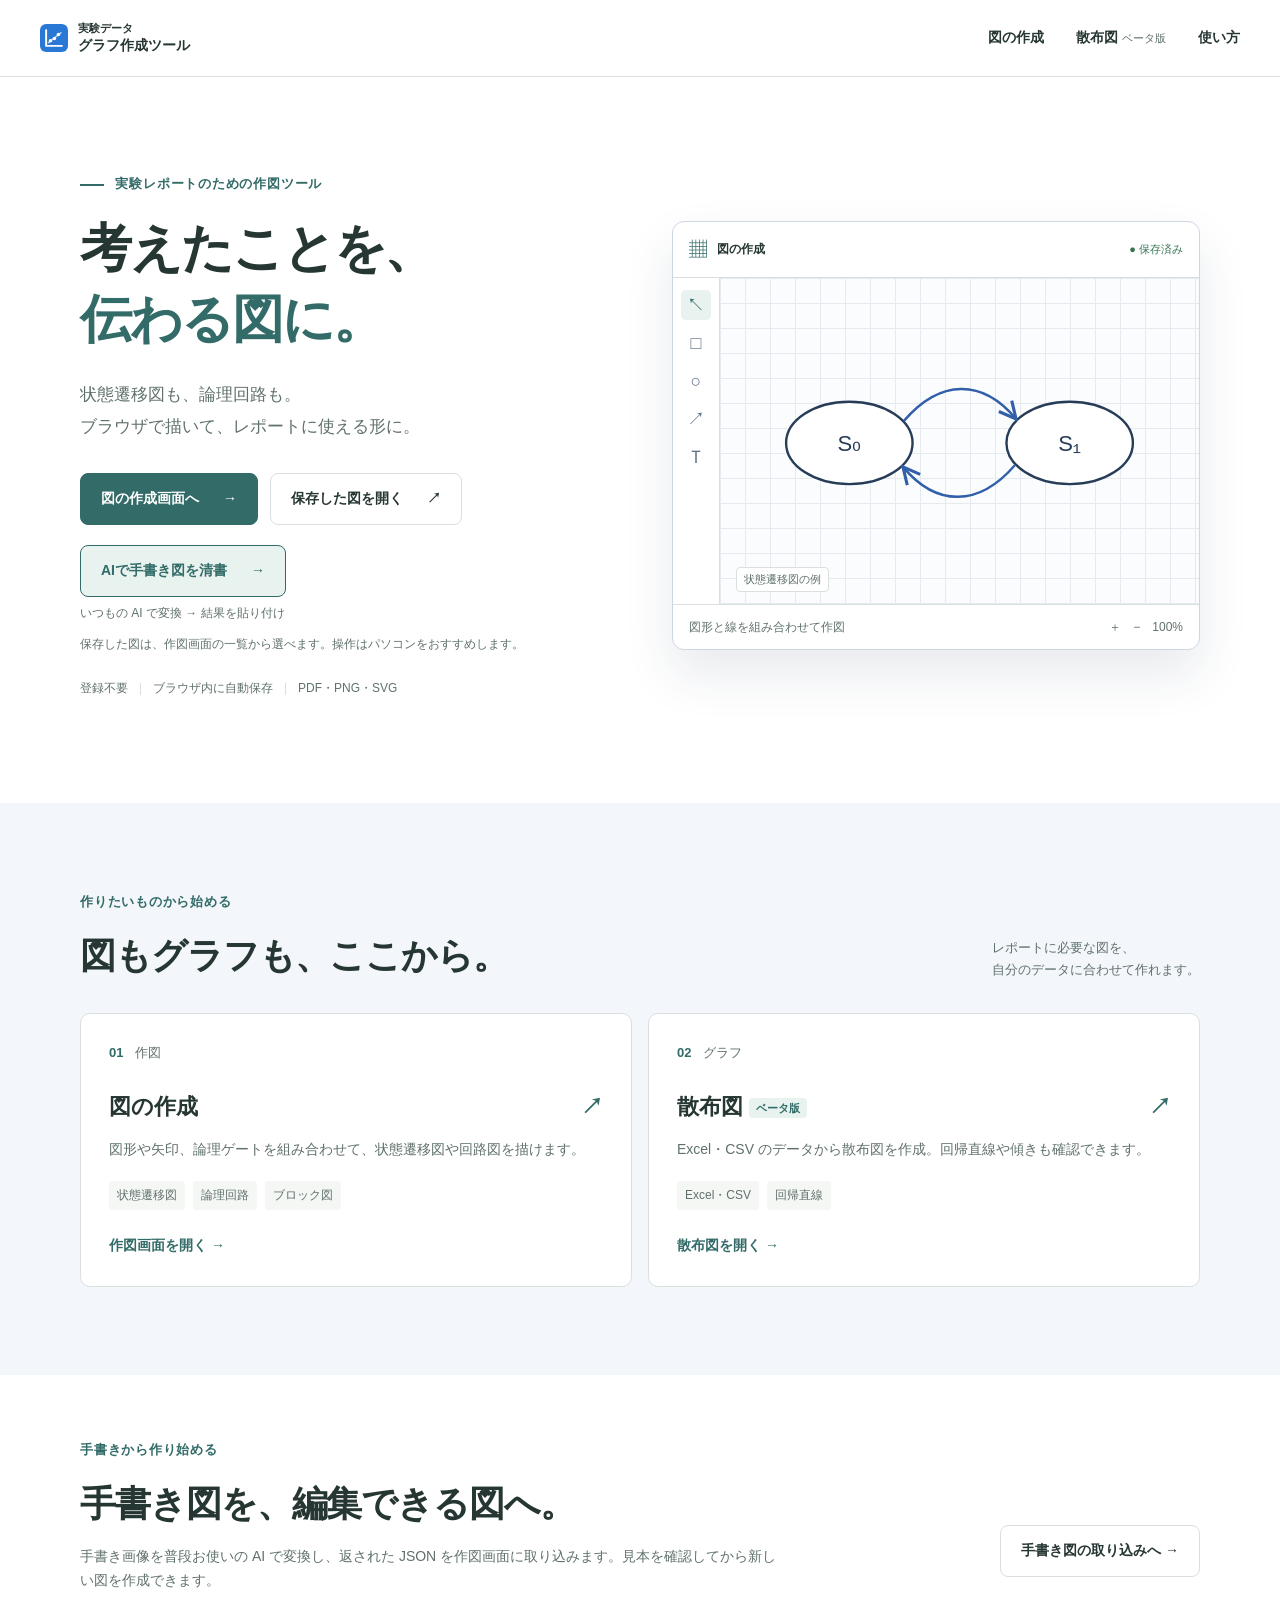
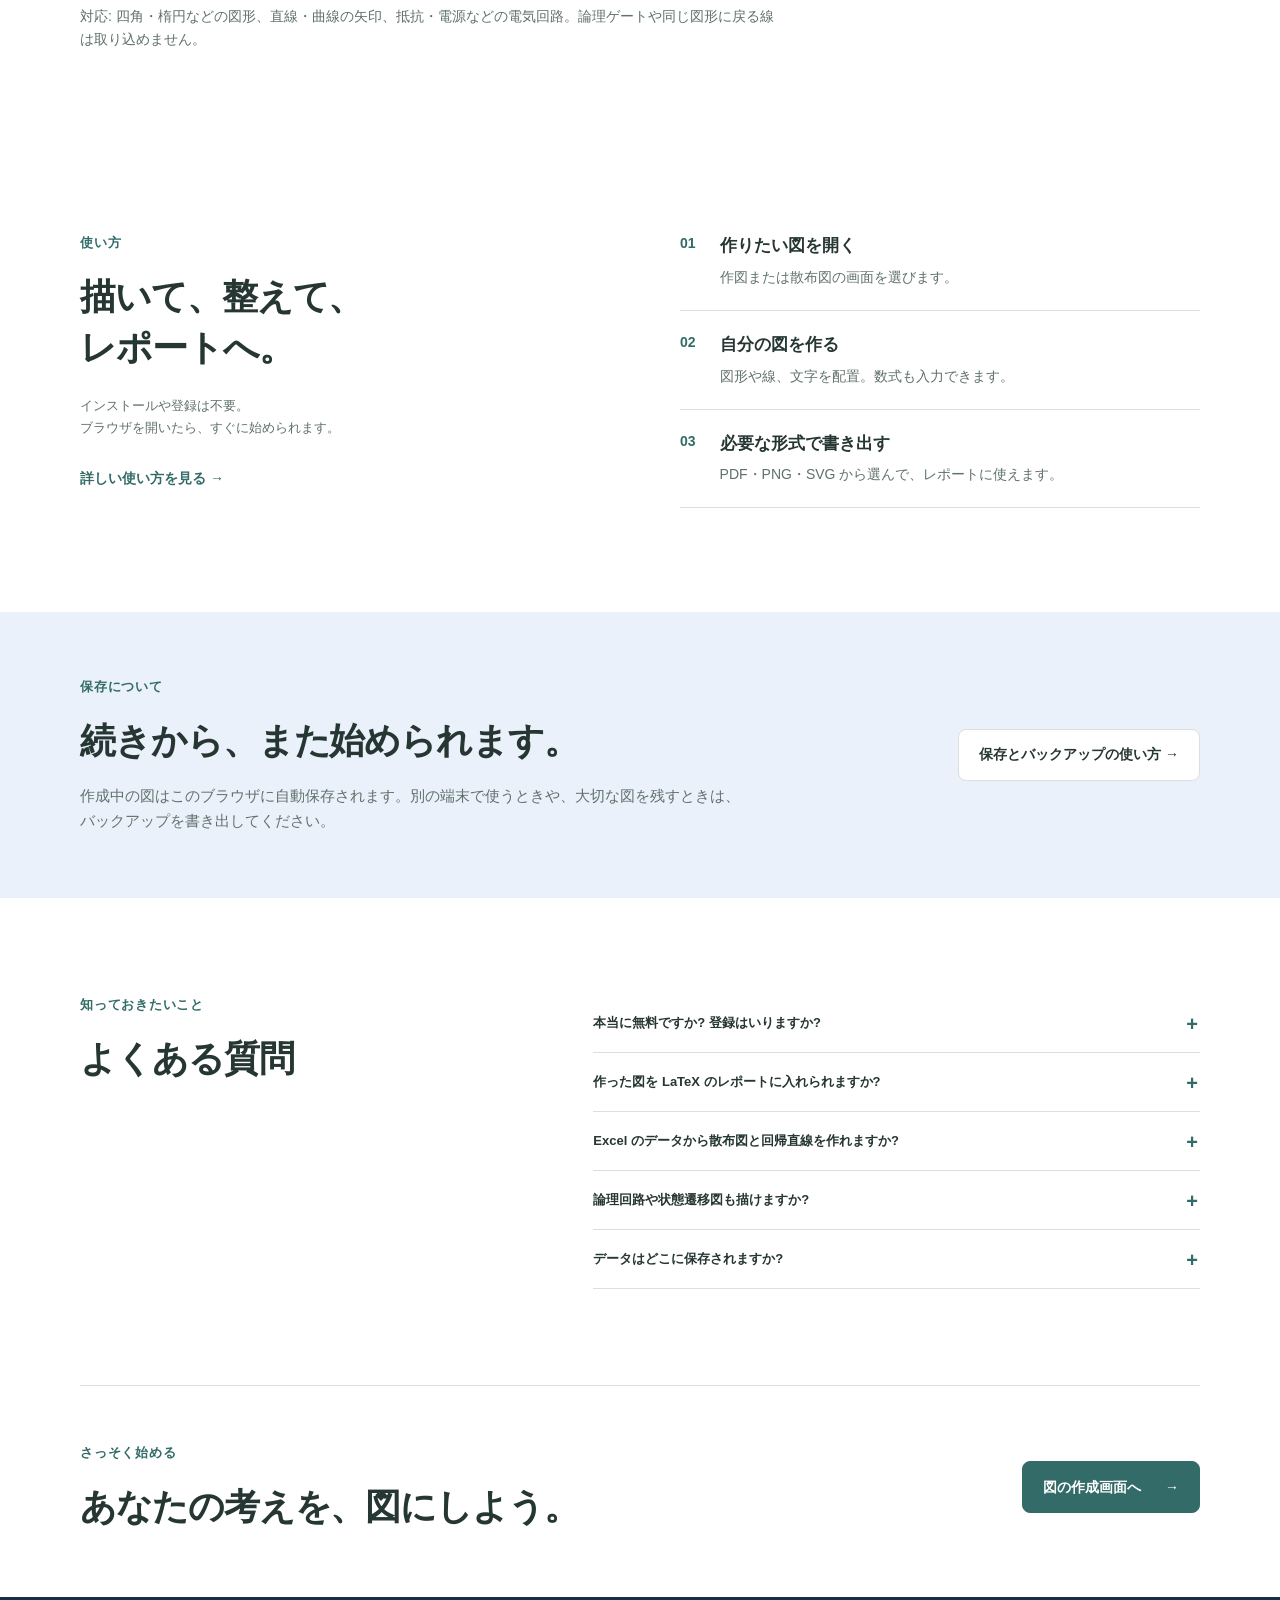
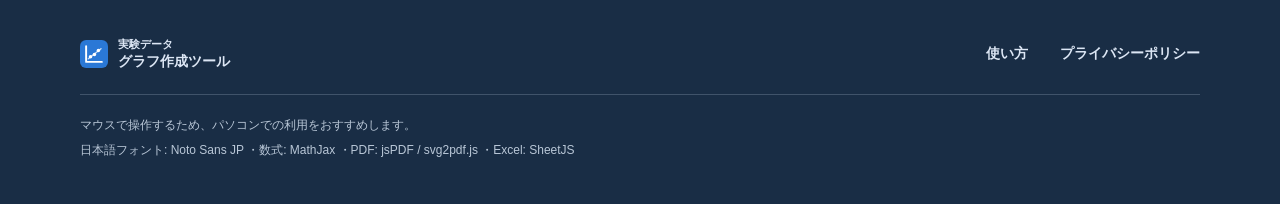
<file: index.html>
<!doctype html>
<html lang="ja">
<head>
<meta charset="utf-8">
<meta name="viewport" content="width=device-width, initial-scale=1">
<title>実験レポートの図を無料で作成|状態遷移図・論理回路・散布図と回帰直線 - 実験データ グラフ作成ツール</title>
<meta name="description" content="理系大学生の実験レポート向けの無料ツール。状態遷移図・ブロック図・論理回路(配線・D フリップフロップ)をマウスで描いて、LaTeX 向けの PDF や PNG で保存。Excel / CSV から散布図と回帰直線(傾き・切片・R²・p 値)も作れます(ベータ版)。登録不要、データはブラウザの外に出ません。">
<link rel="canonical" href="https://graph-tool-web.pages.dev/">
<meta name="google-site-verification" content="ftHzpPc5dfodqDNekGO2hoeBKGr7MFz1DV6Ze-g2FL8">
<meta property="og:type" content="website">
<meta property="og:site_name" content="実験データ グラフ作成ツール">
<meta property="og:title" content="実験レポートの図を、ブラウザだけで無料作成">
<meta property="og:description" content="状態遷移図・論理回路・ブロック図を、登録なしで作って PDF / PNG / SVG で保存。散布図と回帰直線も(ベータ版)。理系大学生の実験レポートに。">
<meta property="og:url" content="https://graph-tool-web.pages.dev/">
<meta property="og:locale" content="ja_JP">
<meta name="twitter:card" content="summary">
<link rel="icon" href="favicon.svg" type="image/svg+xml">
<link rel="stylesheet" href="css/common.css">
<link rel="stylesheet" href="css/home.css">
<script type="application/ld+json">
{
  "@context": "https://schema.org",
  "@type": "WebApplication",
  "name": "実験データ グラフ作成ツール",
  "url": "https://graph-tool-web.pages.dev/",
  "description": "理系大学生の実験レポート向けに、状態遷移図・ブロック図・論理回路、散布図と回帰直線(ベータ版)をブラウザだけで作れる無料のツール。",
  "applicationCategory": "EducationalApplication",
  "operatingSystem": "Web ブラウザ",
  "inLanguage": "ja",
  "isAccessibleForFree": true,
  "offers": { "@type": "Offer", "price": "0", "priceCurrency": "JPY" },
  "featureList": ["状態遷移図・ブロック図の作成", "論理回路(論理ゲート・配線・D フリップフロップ)の作成", "Excel / CSV から散布図と回帰直線", "傾き・切片・標準誤差・R²・p 値", "LaTeX の数式", "PDF / PNG / SVG で保存"]
}
</script>
</head>
<body>
<header class="home-header">
  <div class="header-inner">
    <a class="home-brand" href="./"><img src="favicon.svg" alt="" width="28" height="28"><span>実験データ<br><b>グラフ作成ツール</b></span></a>
    <nav aria-label="メインメニュー"><a href="diagram.html">図の作成</a><a href="scatter.html">散布図 <small>ベータ版</small></a><a href="help.html">使い方</a></nav>
  </div>
</header>
<main>
  <section class="home-hero wrap">
    <div class="hero-copy">
      <p class="eyebrow"><span></span> 実験レポートのための作図ツール</p>
      <h1>考えたことを、<br><em>伝わる図に。</em></h1>
      <p class="hero-lead">状態遷移図も、論理回路も。<br>ブラウザで描いて、レポートに使える形に。</p>
      <div class="hero-actions"><a class="action primary" href="diagram.html">図の作成画面へ <span aria-hidden="true">→</span></a><a class="action secondary" href="diagram.html">保存した図を開く <span aria-hidden="true">↗</span></a></div>
      <div class="hero-sketch"><a class="action sketch-cta" href="diagram.html#sketch-import">AIで手書き図を清書 <span aria-hidden="true">→</span></a><p>いつもの AI で変換 → 結果を貼り付け</p></div>
    <p class="action-note">保存した図は、作図画面の一覧から選べます。操作はパソコンをおすすめします。</p>
      <div class="hero-facts"><span>登録不要</span><span>ブラウザ内に自動保存</span><span>PDF・PNG・SVG</span></div>
    </div>
    <div class="preview" aria-label="作図画面のイメージ">
      <div class="preview-head"><span class="preview-icon">▦</span><b>図の作成</b><span class="preview-save">● 保存済み</span></div>
      <div class="preview-body"><div class="preview-tools" aria-hidden="true"><span class="selected">↖</span><span>□</span><span>○</span><span>↗</span><span>Ｔ</span></div>
        <div class="preview-canvas"><svg viewBox="0 0 500 320" role="img" aria-label="状態遷移図の例"><defs><marker id="arrow" markerWidth="9" markerHeight="9" refX="8" refY="4.5" orient="auto"><path d="M1 1 L8 4.5 L1 8" fill="none" stroke="#315fa9" stroke-width="1.3"/></marker></defs><g fill="#fff" stroke="#263c57" stroke-width="2.5"><ellipse cx="135" cy="162" rx="66" ry="43"/><ellipse cx="365" cy="162" rx="66" ry="43"/></g><g fill="none" stroke="#315fa9" stroke-width="2.5" marker-end="url(#arrow)"><path d="M192 139 C230 95 274 95 309 137"/><path d="M308 185 C270 229 226 229 191 187"/></g><g fill="#263c57" font-family="sans-serif" text-anchor="middle" font-size="23"><text x="135" y="170">S₀</text><text x="365" y="170">S₁</text></g></svg><span class="canvas-label">状態遷移図の例</span></div></div>
      <div class="preview-footer"><span>図形と線を組み合わせて作図</span><span>＋　−　100%</span></div>
    </div>
  </section>
  <section class="tools-section" aria-labelledby="tools-title"><div class="wrap">
    <div class="section-head"><div><p class="eyebrow">作りたいものから始める</p><h2 id="tools-title">図もグラフも、ここから。</h2></div><p>レポートに必要な図を、<br>自分のデータに合わせて作れます。</p></div>
    <div class="tool-grid">
      <a class="tool-card" href="diagram.html"><div class="tool-number">01 <span>作図</span></div><h3>図の作成 <span aria-hidden="true">↗</span></h3><p>図形や矢印、論理ゲートを組み合わせて、状態遷移図や回路図を描けます。</p><div class="tool-tags"><span>状態遷移図</span><span>論理回路</span><span>ブロック図</span></div><b class="tool-link">作図画面を開く →</b></a>
      <a class="tool-card" href="scatter.html"><div class="tool-number">02 <span>グラフ</span></div><h3>散布図 <small>ベータ版</small> <span aria-hidden="true">↗</span></h3><p>Excel・CSV のデータから散布図を作成。回帰直線や傾きも確認できます。</p><div class="tool-tags"><span>Excel・CSV</span><span>回帰直線</span></div><b class="tool-link">散布図を開く →</b></a>
    </div>
  </div></section>
  <section class="sketch-intro wrap" aria-labelledby="sketch-intro-title"><div><p class="eyebrow">手書きから作り始める</p><h2 id="sketch-intro-title">手書き図を、編集できる図へ。</h2><p>手書き画像を普段お使いの AI で変換し、返された JSON を作図画面に取り込みます。見本を確認してから新しい図を作成できます。</p><p class="sketch-intro-note">対応: 四角・楕円などの図形、直線・曲線の矢印、抵抗・電源などの電気回路。論理ゲートや同じ図形に戻る線は取り込めません。</p></div><a class="action secondary" href="diagram.html#sketch-import">手書き図の取り込みへ →</a></section>
  <section class="workflow wrap" aria-labelledby="workflow-title"><div class="workflow-intro"><p class="eyebrow">使い方</p><h2 id="workflow-title">描いて、整えて、<br>レポートへ。</h2><p>インストールや登録は不要。<br>ブラウザを開いたら、すぐに始められます。</p><a class="text-link" href="help.html">詳しい使い方を見る →</a></div><ol class="workflow-list"><li><span>01</span><div><h3>作りたい図を開く</h3><p>作図または散布図の画面を選びます。</p></div></li><li><span>02</span><div><h3>自分の図を作る</h3><p>図形や線、文字を配置。数式も入力できます。</p></div></li><li><span>03</span><div><h3>必要な形式で書き出す</h3><p>PDF・PNG・SVG から選んで、レポートに使えます。</p></div></li></ol></section>
  <section class="save-section"><div class="wrap save-inner"><div><p class="eyebrow">保存について</p><h2>続きから、また始められます。</h2><p>作成中の図はこのブラウザに自動保存されます。別の端末で使うときや、大切な図を残すときは、バックアップを書き出してください。</p></div><a class="action secondary" href="help.html">保存とバックアップの使い方 →</a></div></section>
  <section class="faq-section wrap" aria-labelledby="faq-title"><div><p class="eyebrow">知っておきたいこと</p><h2 id="faq-title">よくある質問</h2></div>
  <div class="faq">
    <details><summary>本当に無料ですか? 登録はいりますか?</summary><p>無料で、登録もいりません。ブラウザでページを開くだけで使えます。</p></details>
    <details><summary>作った図を LaTeX のレポートに入れられますか?</summary><p>はい。「書き出す → PDF」で保存して、<code>\includegraphics{fig1.pdf}</code> のように読み込めます。文字は線に変えて書き出すので、どのパソコンでも同じ見た目になります。</p></details>
    <details><summary>Excel のデータから散布図と回帰直線を作れますか?</summary><p>はい(ベータ版です)。Excel(.xlsx / .xls)や CSV を読み込んで、横軸と縦軸の列を選ぶだけで、散布図と回帰直線を描きます。傾き・切片とその標準誤差、決定係数 R²、相関係数 r、p 値も表で出ます。計算に使う x の範囲も決められます。</p></details>
    <details><summary>論理回路や状態遷移図も描けますか?</summary><p>はい。AND・OR・NOT・NAND・NOR・XOR・XNOR・バッファ・D フリップフロップを置いて、配線を縦横に自動で引けます。状態遷移図の「状態」と矢印(直線・曲線・自分に戻るループ)も描けます。</p></details>
    <details><summary>データはどこに保存されますか?</summary><p>あなたのブラウザの中だけです。インターネットの向こう(サーバー)には送られません。別のパソコンで使うときは「ファイル → バックアップを書き出す」で持ち運べます。</p></details>
  </div>
  </section>
  <section class="closing wrap"><div><p class="eyebrow">さっそく始める</p><h2>あなたの考えを、図にしよう。</h2></div><a class="action primary" href="diagram.html">図の作成画面へ <span aria-hidden="true">→</span></a></section>
</main>
<footer class="home-footer"><div class="wrap"><div class="footer-main"><a class="home-brand" href="./"><img src="favicon.svg" alt="" width="28" height="28"><span>実験データ<br><b>グラフ作成ツール</b></span></a><nav aria-label="フッターメニュー"><a href="help.html">使い方</a><a href="privacy.html">プライバシーポリシー</a></nav></div><p>マウスで操作するため、パソコンでの利用をおすすめします。</p><p>日本語フォント: Noto Sans JP ・数式: MathJax ・PDF: jsPDF / svg2pdf.js ・Excel: SheetJS</p></div></footer>
<script type="application/ld+json">
{
  "@context": "https://schema.org",
  "@type": "FAQPage",
  "mainEntity": [
    { "@type": "Question", "name": "本当に無料ですか? 登録はいりますか?", "acceptedAnswer": { "@type": "Answer", "text": "無料で、登録もいりません。ブラウザでページを開くだけで使えます。" } },
    { "@type": "Question", "name": "作った図を LaTeX のレポートに入れられますか?", "acceptedAnswer": { "@type": "Answer", "text": "はい。「書き出す → PDF」で保存して、\\includegraphics で読み込めます。文字は線に変えて書き出すので、どのパソコンでも同じ見た目になります。" } },
    { "@type": "Question", "name": "Excel のデータから散布図と回帰直線を作れますか?", "acceptedAnswer": { "@type": "Answer", "text": "はい(ベータ版です)。Excel や CSV を読み込んで横軸と縦軸の列を選ぶだけで、散布図と回帰直線を描きます。傾き・切片とその標準誤差、決定係数 R²、相関係数 r、p 値も表で出ます。" } },
    { "@type": "Question", "name": "論理回路や状態遷移図も描けますか?", "acceptedAnswer": { "@type": "Answer", "text": "はい。AND・OR・NOT・NAND・NOR・XOR・XNOR・バッファ・D フリップフロップを置いて、配線を縦横に自動で引けます。状態遷移図の状態と矢印も描けます。" } },
    { "@type": "Question", "name": "データはどこに保存されますか?", "acceptedAnswer": { "@type": "Answer", "text": "あなたのブラウザの中だけです。サーバーには送られません。別のパソコンで使うときはバックアップを書き出して持ち運べます。" } }
  ]
}
</script>
</body>
</html>
</file>
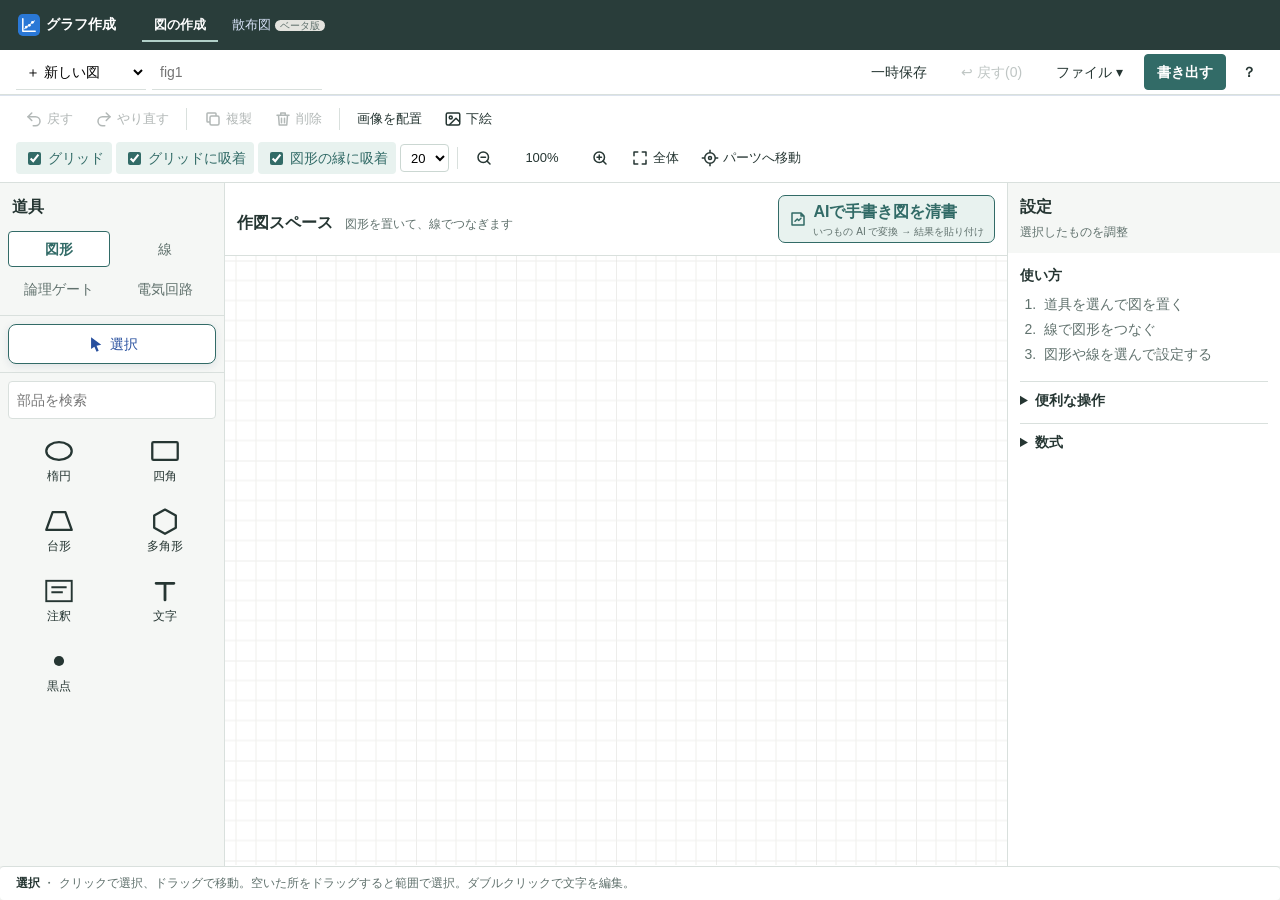
<file: diagram.html>
<!doctype html>
<html lang="ja">
<head>
<meta charset="utf-8">
<meta name="viewport" content="width=device-width, initial-scale=1">
<title>状態遷移図・論理回路・ブロック図を無料で作成(ブラウザだけ)| 実験データ グラフ作成ツール</title>
<meta name="description" content="実験レポートの状態遷移図・ブロック図・論理回路を、ブラウザだけで無料作成。論理ゲート(AND・OR・NOT・NAND・NOR・XOR・D フリップフロップ)、縦横に自動で引ける配線、LaTeX の数式。PDF / PNG / SVG で保存。登録不要。">
<link rel="canonical" href="https://graph-tool-web.pages.dev/diagram">
<link rel="icon" href="favicon.svg" type="image/svg+xml">
<link rel="stylesheet" href="css/common.css">
<link rel="stylesheet" href="css/diagram.css">
<link rel="preload" href="fonts/NotoSansJP-Regular.otf" as="fetch" type="font/otf" crossorigin>
</head>
<body>
<noscript><p style="padding:16px">状態遷移図・ブロック図・論理回路をマウスで描くツールです。使うには JavaScript を有効にしてください。 <a href="help.html">使い方</a></p></noscript>
<header id="bar">
  <div class="bar-navigation">
  <a class="brand" href="./" title="トップページへ"><img src="favicon.svg" alt="" width="22" height="22"><span>グラフ作成</span></a>
  <nav class="apps" aria-label="道具を切り替える"><a href="diagram.html" class="on" aria-current="page">図の作成</a><a href="scatter.html" title="散布図はベータ版(試作版)です">散布図<small>ベータ版</small></a></nav>
  </div>
  <div class="bar-document">
  <div class="doc">
    <select id="d_pick" title="前に作った図を開きます" aria-label="開く図"></select>
    <input id="d_name" placeholder="fig1" title="新しい図は図形を置くと自動保存されます。名前が空欄なら fig1 などが自動で付き、書き出しにも使います(空白は - になります)" aria-label="名前">
    <span id="d_status"></span>
  </div>
  <div class="sp"></div>
  <button class="btn" id="d_snap" title="今の状態を残しておきます。いろいろ試したあとで「戻す」からこの状態に戻れます。">一時保存</button>
  <div class="popwrap"><button class="btn" id="d_restore" title="一時保存した状態に戻します">↩ 戻す(0)</button><div class="pop" id="p_restore"></div></div>
  <div class="popwrap"><button class="btn" id="d_file">ファイル ▾</button>
    <div class="pop" id="p_file">
      <button class="item" id="f_new">＋ 新しい図</button>
      <button class="item" id="f_sketch">手書き図の JSON を取り込む<br><small>確認後、新しい図として作成</small></button>
      <button class="item" id="f_dup">📄 この図を複製<br><small>まるごと「…-copy」という名前で保存して開く</small></button>
      <button class="item" id="f_merge">🧩 別の図を取り込む(合成)<br><small>選んだ図の中身を、今の図の下か右に足す</small></button>
      <div class="sepline"></div>
      <button class="item" id="m_backup">バックアップを書き出す<br><small>保存した図・グラフを 1 つのファイルにまとめて保存</small></button>
      <button class="item" id="m_restore">⬆ バックアップを読み込む<br><small>書き出したファイルから戻す</small></button>
      <input type="file" id="f_backup" accept="application/json,.json" hidden>
      <div class="sepline"></div>
      <button class="item danger" id="d_delete">🗑 この図を削除</button>
    </div>
  </div>
  <button class="btn primary" id="d_export" title="描いた範囲だけを書き出します(グリッド・下絵・選択の印は入りません)。形式と保存先は、次の画面で選べます">書き出す</button>
  <div class="popwrap"><button class="btn icon" id="d_more" title="使い方・数式の書き方・保存について" aria-label="ヘルプ">？</button>
    <div class="pop" id="p_more">
      <a class="item" href="help.html" target="_blank" rel="noopener">使い方(別のタブで開く)</a>
      <button class="item" id="m_math">∑ 数式の書き方(上付き・下付き・ギリシャ文字)</button>
      <button class="item" id="m_about">ⓘ 保存について</button>
    </div>
  </div>
  </div>
</header>
<div id="app">
  <div id="top">
    <div class="editing-actions" aria-label="編集操作">
    <button class="ib" id="b_undo" title="元に戻す(⌘Z)"><svg viewBox="0 0 24 24" fill="none" stroke="currentColor" stroke-width="2" stroke-linecap="round" stroke-linejoin="round"><path d="M9 14 4 9l5-5"/><path d="M4 9h10a6 6 0 0 1 0 12h-3"/></svg>戻す</button>
    <button class="ib" id="b_redo" title="やり直す(⇧⌘Z)"><svg viewBox="0 0 24 24" fill="none" stroke="currentColor" stroke-width="2" stroke-linecap="round" stroke-linejoin="round"><path d="m15 14 5-5-5-5"/><path d="M20 9H10a6 6 0 0 0 0 12h3"/></svg>やり直す</button>
    <div class="sep"></div>
    <button class="ib" id="b_dup" title="複製(⌘D)"><svg viewBox="0 0 24 24" fill="none" stroke="currentColor" stroke-width="2" stroke-linejoin="round"><rect x="8" y="8" width="12" height="12" rx="2"/><path d="M16 8V5a1 1 0 0 0-1-1H5a1 1 0 0 0-1 1v10a1 1 0 0 0 1 1h3"/></svg>複製</button>
    <button class="ib" id="b_del" title="削除(Delete)"><svg viewBox="0 0 24 24" fill="none" stroke="currentColor" stroke-width="2" stroke-linecap="round" stroke-linejoin="round"><path d="M4 7h16M10 11v6M14 11v6M6 7l1 13h10l1-13M9 7V4h6v3"/></svg>削除</button>
    <div class="sep"></div>
    <button class="ib" id="b_image" title="PNG・JPEGを画像として配置。書き出す図にも含まれます">画像を配置</button>
    <input type="file" id="f_image" accept="image/png,image/jpeg,.png,.jpg,.jpeg" hidden>
    <button class="ib" id="b_under" title="手書きの図や教科書の図を、なぞるための下絵として読み込みます(書き出す図には入りません)"><svg viewBox="0 0 24 24" fill="none" stroke="currentColor" stroke-width="2" stroke-linejoin="round"><rect x="3" y="4" width="18" height="16" rx="2"/><circle cx="9" cy="10" r="2"/><path d="m21 16-5-5-9 9"/></svg>下絵</button>
    <input type="file" id="f_under" accept="image/*" hidden>
    </div>
    <div class="view-actions" aria-label="表示設定">
    <label class="chk" title="方眼を表示する"><input type="checkbox" id="g_show">グリッド</label>
    <label class="chk" title="図形や線をグリッドに合わせる"><input type="checkbox" id="g_snap">グリッドに吸着</label>
    <label class="chk" title="図形の辺・中心や線の端を、近くの図形の縁に合わせる"><input type="checkbox" id="g_edge_snap">図形の縁に吸着</label>
    <select id="g_size" title="グリッドの間隔"><option value="10">10</option><option value="20">20</option><option value="40">40</option></select>
    <div class="sep"></div>
    <button class="ib" id="z_out" title="縮小(− キー)"><svg viewBox="0 0 24 24" fill="none" stroke="currentColor" stroke-width="2" stroke-linecap="round"><circle cx="11" cy="11" r="7"/><path d="M8 11h6M20 20l-4-4"/></svg></button>
    <button class="ib" id="z_reset" title="100% に戻す(0 キー)"><span id="zpct">100%</span></button>
    <button class="ib" id="z_in" title="拡大(+ キー)"><svg viewBox="0 0 24 24" fill="none" stroke="currentColor" stroke-width="2" stroke-linecap="round"><circle cx="11" cy="11" r="7"/><path d="M8 11h6M11 8v6M20 20l-4-4"/></svg></button>
    <button class="ib" id="z_fit" title="描いた図が全部見える大きさにする"><svg viewBox="0 0 24 24" fill="none" stroke="currentColor" stroke-width="2" stroke-linecap="round" stroke-linejoin="round"><path d="M4 9V4h5M20 9V4h-5M4 15v5h5M20 15v5h-5"/></svg>全体</button>
    <button class="ib" id="b_locate" title="置いたパーツを一覧から選び、その場所へ移動する"><svg viewBox="0 0 24 24" fill="none" stroke="currentColor" stroke-width="2"><circle cx="12" cy="12" r="7"/><circle cx="12" cy="12" r="2"/><path d="M12 1v4m0 14v4M1 12h4m14 0h4"/></svg>パーツへ移動</button>
    </div>
  </div>
  <div id="main">
    <aside class="tool-panel" aria-label="作図の道具">
      <div class="panel-heading"><b>道具</b></div>
      <nav id="tool_categories" class="palette-categories" aria-label="部品の種類">
        <button type="button" data-category="shape" aria-pressed="true">図形</button><button type="button" data-category="line" aria-pressed="false">線</button><button type="button" data-category="gate" aria-pressed="false">論理ゲート</button><button type="button" data-category="circuit" aria-pressed="false">電気回路</button>
      </nav>
      <div id="tool_quick" class="palette-quick" aria-label="よく使う操作"></div>
      <div class="palette-search"><input type="search" id="tool_search" aria-label="部品を検索" placeholder="部品を検索"><button type="button" id="tool_search_clear" aria-label="検索をクリア" hidden>×</button></div>
      <div id="palette"></div><p id="tool_no_results" class="palette-no-results" role="status" hidden>見つかりません。別の名前で検索してください。</p>
    </aside>
    <div class="canvas-panel"><div class="canvas-heading"><b>作図スペース</b><span class="canvas-instruction">図形を置いて、線でつなぎます</span><button class="ib sketch-entry" id="b_sketch" title="普段の AI で手書き画像を JSON に変換し、確認して取り込みます"><svg viewBox="0 0 24 24" fill="none" stroke="currentColor" stroke-width="2" stroke-linecap="round" stroke-linejoin="round"><path d="M4 4h12l4 4v12H4zM16 4v4h4M8 15l3-3 2 2 3-3"/></svg><span><b>AIで手書き図を清書</b><small>いつもの AI で変換 → 結果を貼り付け</small></span></button></div><div id="wrap"><svg id="svg" xmlns="http://www.w3.org/2000/svg"></svg><textarea id="edit" rows="1"></textarea></div></div>
    <aside class="properties-panel" aria-label="選択したものの設定"><div class="panel-heading"><b>設定</b><span>選択したものを調整</span></div><div id="side"></div></aside>
  </div>
  <div id="hint"></div>
</div>

<dialog id="sketch_dialog" class="sketch-dialog" aria-labelledby="sketch_title">
  <h3 id="sketch_title">手書き図を取り込む</h3>
  <p>画像の変換には、普段お使いの AI を使います。</p>
  <ol class="sketch-steps"><li>変換指示をコピー</li><li>手書き画像と一緒に、普段の AI に送る</li><li>返された結果を貼り付ける</li></ol>
  <div class="sketch-prompt-actions"><button type="button" class="btn" id="sketch_copy">変換指示をコピー</button><span id="sketch_copy_status" role="status"></span></div>
  <details class="sketch-instructions"><summary>詳しく見る</summary>
    <p>JSON または単一のコードブロックを貼り付けるか、JSON ファイルを選べます。画像や JSON は、このツールから外部へ送信されません。</p>
    <p>対応: 四角、楕円、台形、多角形、注釈、文字、直線・曲線の矢印と、抵抗・電源などの電気回路。論理ゲートや同じ図形に戻る線は取り込めません。</p>
    <label for="sketch_prompt">変換指示を表示・手動でコピー</label><textarea id="sketch_prompt" readonly rows="6" aria-label="AI への変換指示"></textarea>
  </details>
  <label class="sketch-label" for="sketch_input">JSON を貼り付ける</label>
  <textarea id="sketch_input" rows="6" spellcheck="false" placeholder="JSON またはコードブロックを貼り付け"></textarea>
  <div class="sketch-actions"><button type="button" class="btn sketch-file" id="sketch_file_button">JSON ファイルを選択</button><input type="file" id="sketch_file" accept=".json,application/json" hidden><button type="button" class="btn primary" id="sketch_preview_button">内容を確認</button></div>
  <p id="sketch_error" class="sketch-error" role="alert" hidden></p>
  <section id="sketch_result" hidden aria-label="取り込み内容の見本">
    <h4>取り込みの見本</h4><p class="sketch-note">位置や接続が正しいか確認してください。見本の後も編集できます。</p>
    <fieldset class="sketch-mode"><legend>仕上がりを選ぶ</legend>
      <label><input type="radio" name="sketch_mode" value="original" checked> 原画に近い（グリッド調整）</label>
      <label><input type="radio" name="sketch_mode" value="tidy"> 清書案</label>
      <div class="sketch-tidy-options" id="sketch_tidy_options" hidden>
        <label><input type="checkbox" id="tidy_align" checked> 同種図形の行・列を揃える</label>
        <label><input type="checkbox" id="tidy_nested" checked> 単一の入れ子を中央に揃える</label>
        <label><input type="checkbox" id="tidy_symmetric" checked> 安全な曲線を左右対称にする</label>
      </div>
      <p class="sketch-note">どちらもグリッドに合わせます。清書は条件に合う箇所だけ整えます。作成後も「戻す」から元の配置に戻せます。</p>
      <p id="sketch_changes" class="sketch-changes" aria-live="polite"></p>
    </fieldset>
    <div class="sketch-preview"><svg id="sketch_preview" xmlns="http://www.w3.org/2000/svg" role="img" aria-label="取り込む図の見本"></svg></div>
    <div id="sketch_warnings" class="sketch-warnings" hidden><b>判断できなかった点</b><ul id="sketch_warning_list"></ul><label class="ck"><input type="checkbox" id="sketch_ack">注意事項を確認しました</label></div>
  </section>
  <div class="acts"><button type="button" class="btn" id="sketch_cancel">やめる</button><button type="button" class="btn primary" id="sketch_confirm" disabled hidden>新しい図として作成</button></div>
</dialog>

<dialog id="format_dialog" class="format-dialog" aria-labelledby="format_title">
  <h3 id="format_title">文字の書式</h3>
  <p>文字を選んで、書式を設定します。数式は <code>$...$</code> のまま入力できます。</p>
  <label for="format_text">文字</label><textarea id="format_text" rows="4"></textarea>
  <div class="format-controls" aria-label="文字の書式">
    <button type="button" class="btn" data-format="bold" title="太字"><b>太字</b></button>
    <button type="button" class="btn" data-format="italic" title="斜体">斜体</button>
    <button type="button" class="btn" data-format="underline" title="下線">下線</button>
    <button type="button" class="btn" data-format="strike" title="取り消し線">取り消し線</button>
    <label>色 <input type="color" id="format_color" value="#000000"></label>
    <label>大きさ <input type="number" id="format_size" min="6" max="96" value="22"> pt</label>
    <label>位置 <select id="format_script"><option value="normal">通常</option><option value="super">上付き</option><option value="sub">下付き</option></select></label>
    <button type="button" class="btn" data-format="clear">書式を解除</button>
  </div>
  <p class="format-message" id="format_message" aria-live="polite"></p>
  <div class="format-preview-label">見本</div><div id="format_preview" class="format-preview"></div>
  <p class="format-note">数式の一部を選んだ場合、書式は数式全体に適用します。見本は入力した記号で表示し、図と書き出しでは数式として描きます。</p>
  <div class="acts"><button type="button" class="btn" id="format_cancel">やめる</button><button type="button" class="btn primary" id="format_save">適用する</button></div>
</dialog>
<dialog id="dlg"><h3 id="dlg_t"></h3><div id="dlg_b"></div><div class="acts" id="dlg_a"></div></dialog>
<div id="toast"></div>
<div id="busy">書き出しの準備をしています…</div>
<script type="module" src="js/diagram/app.js"></script>
</body>
</html>
</file>
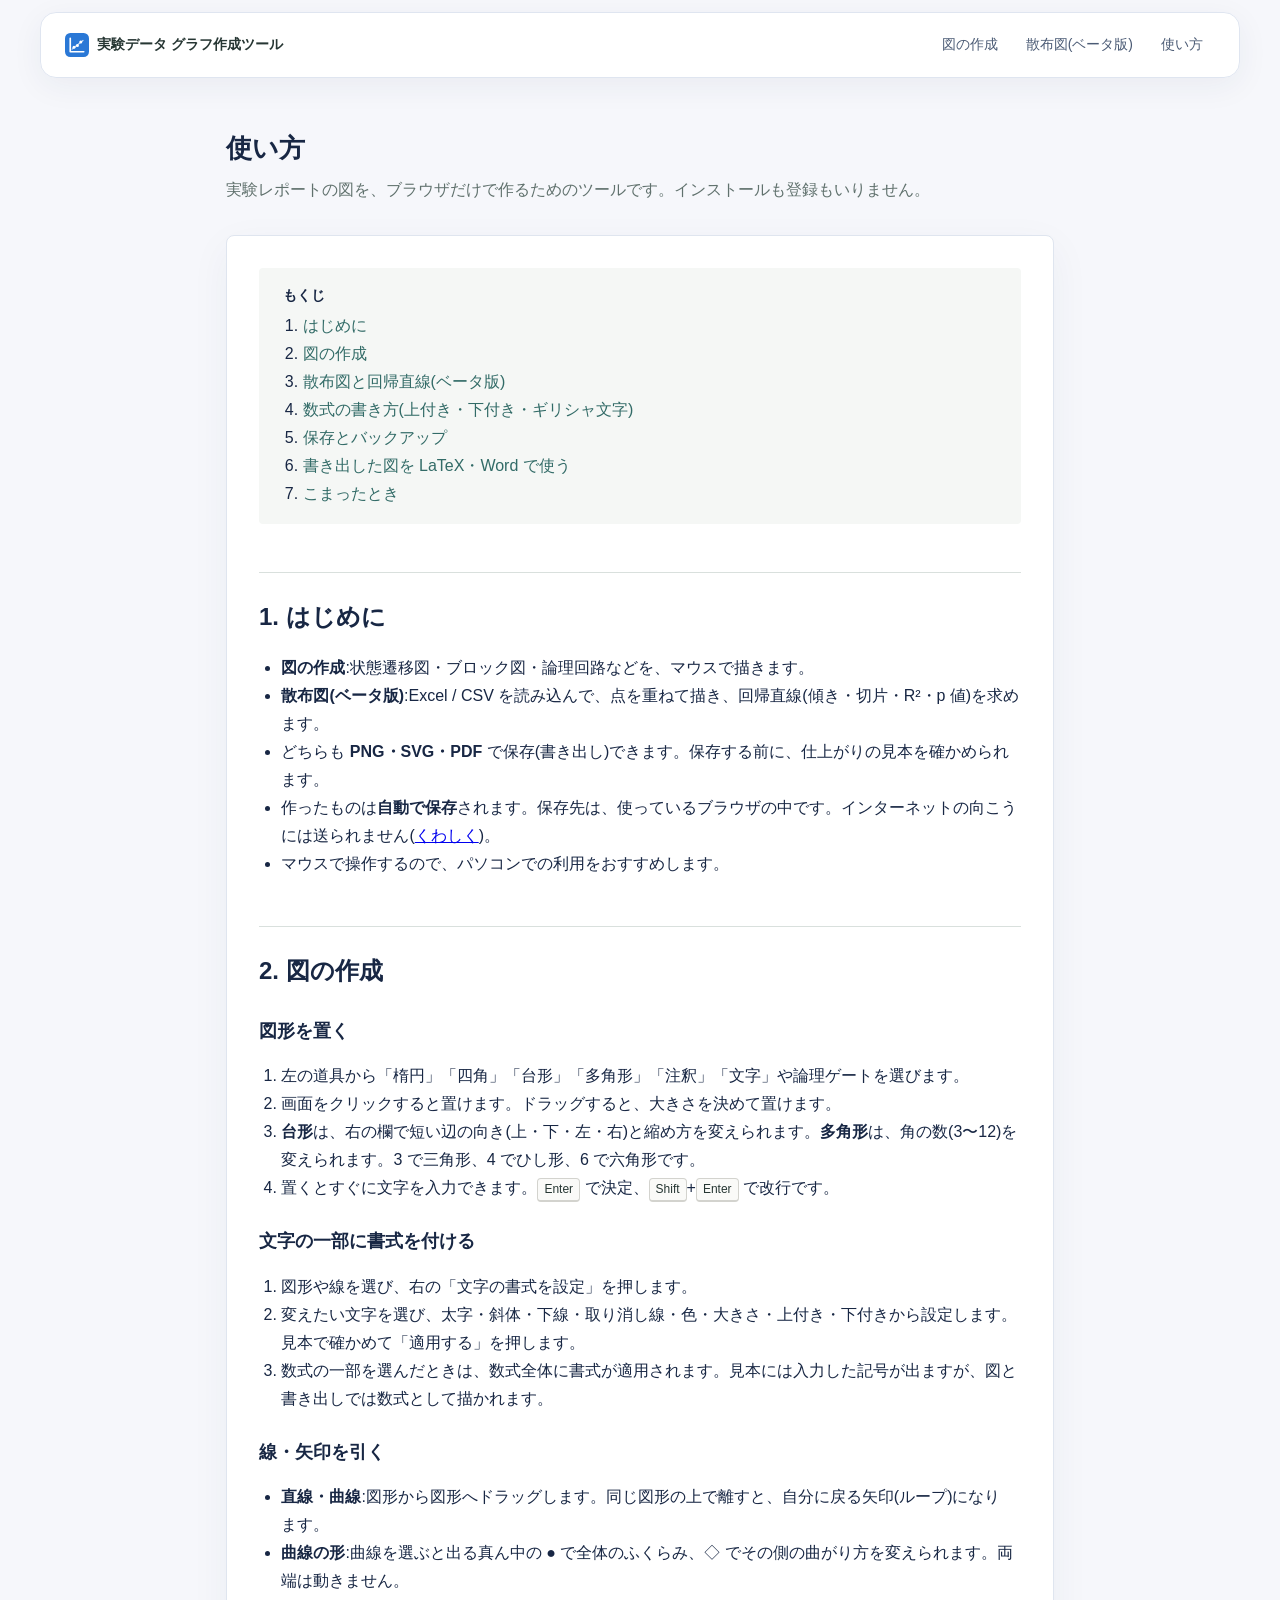
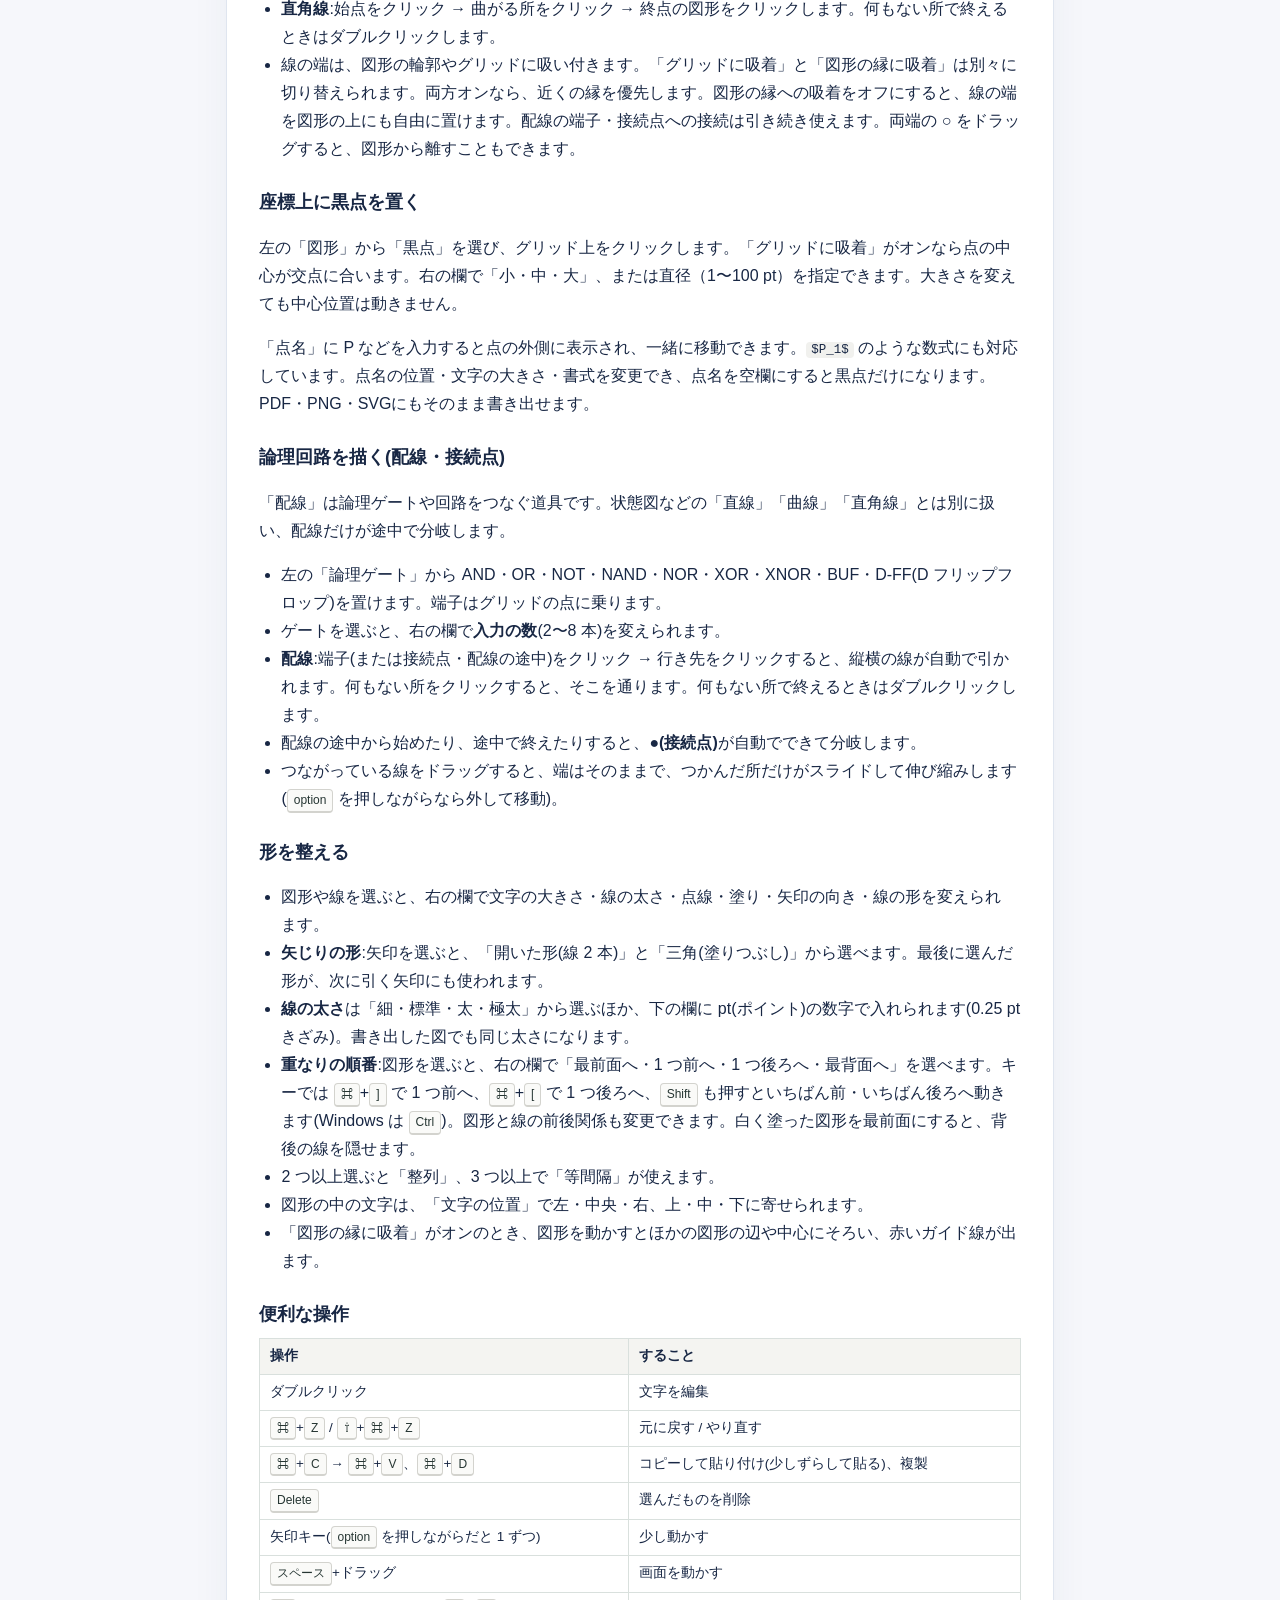
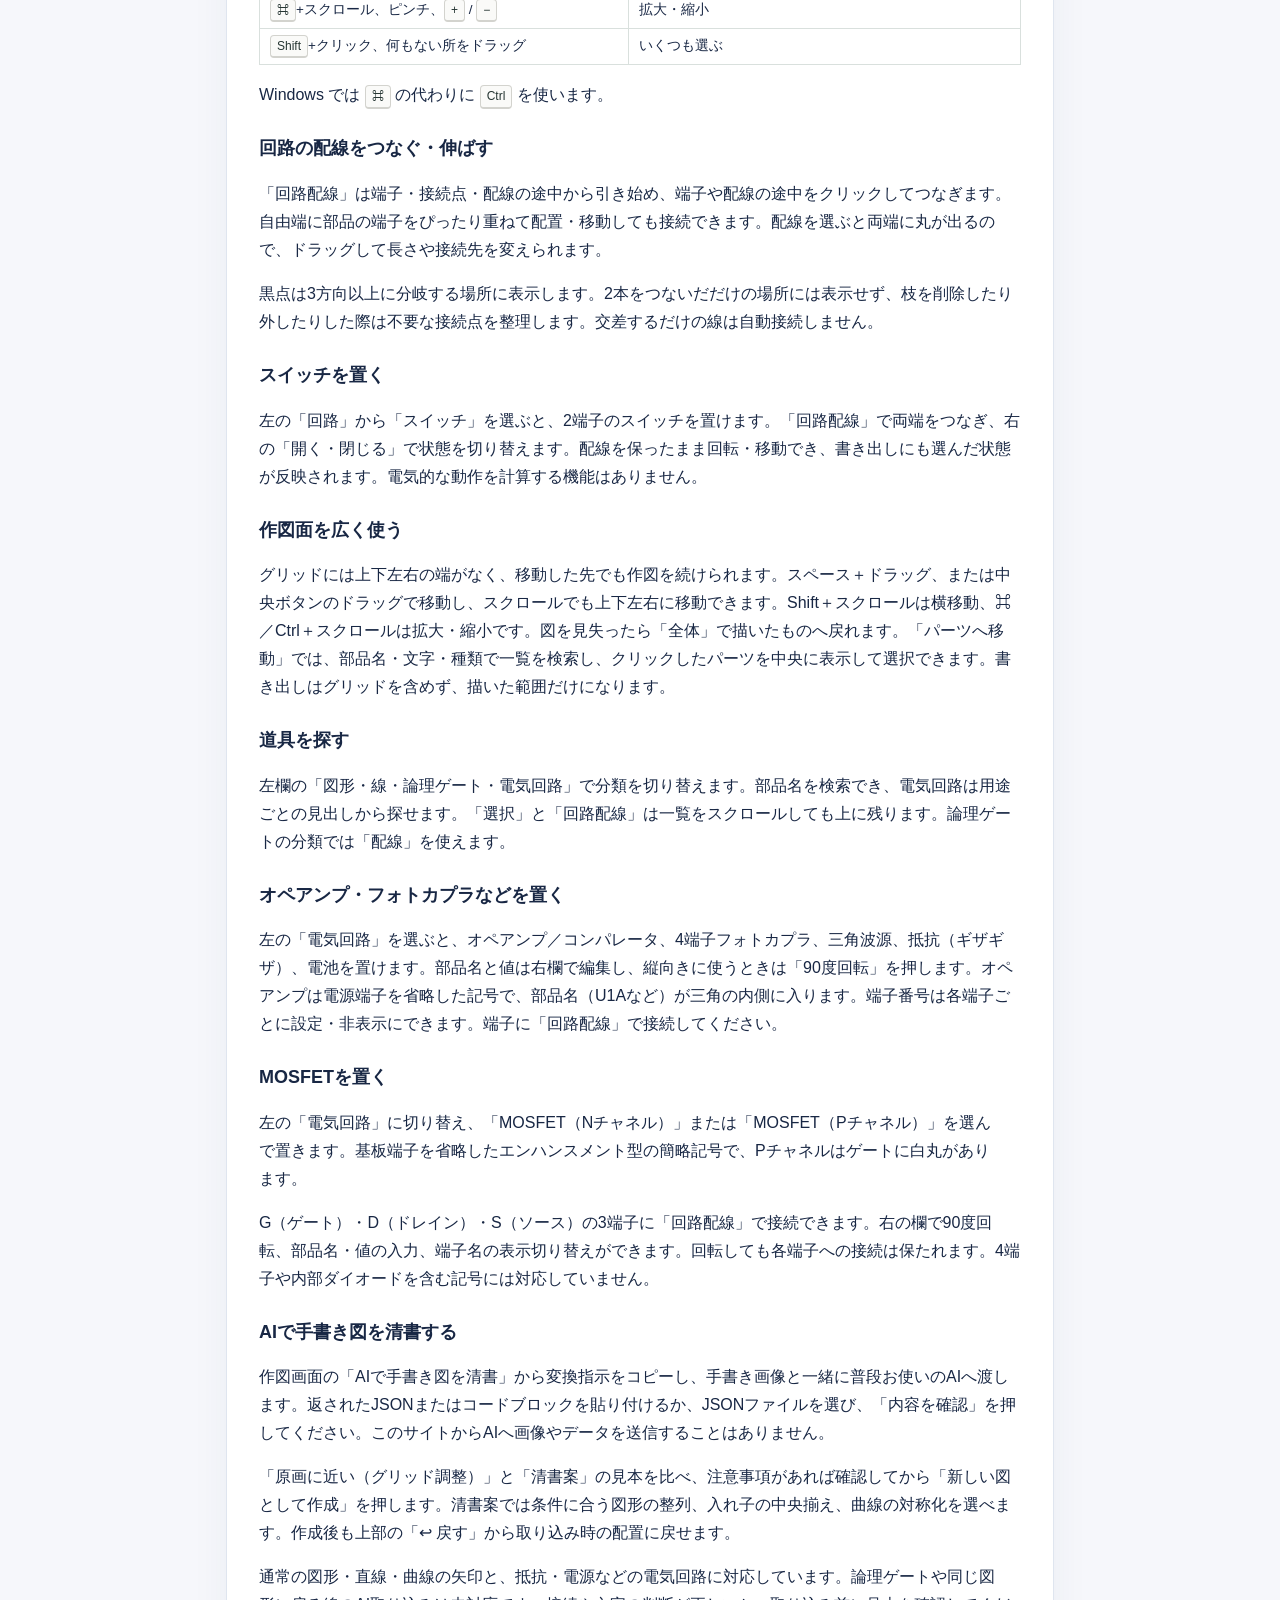
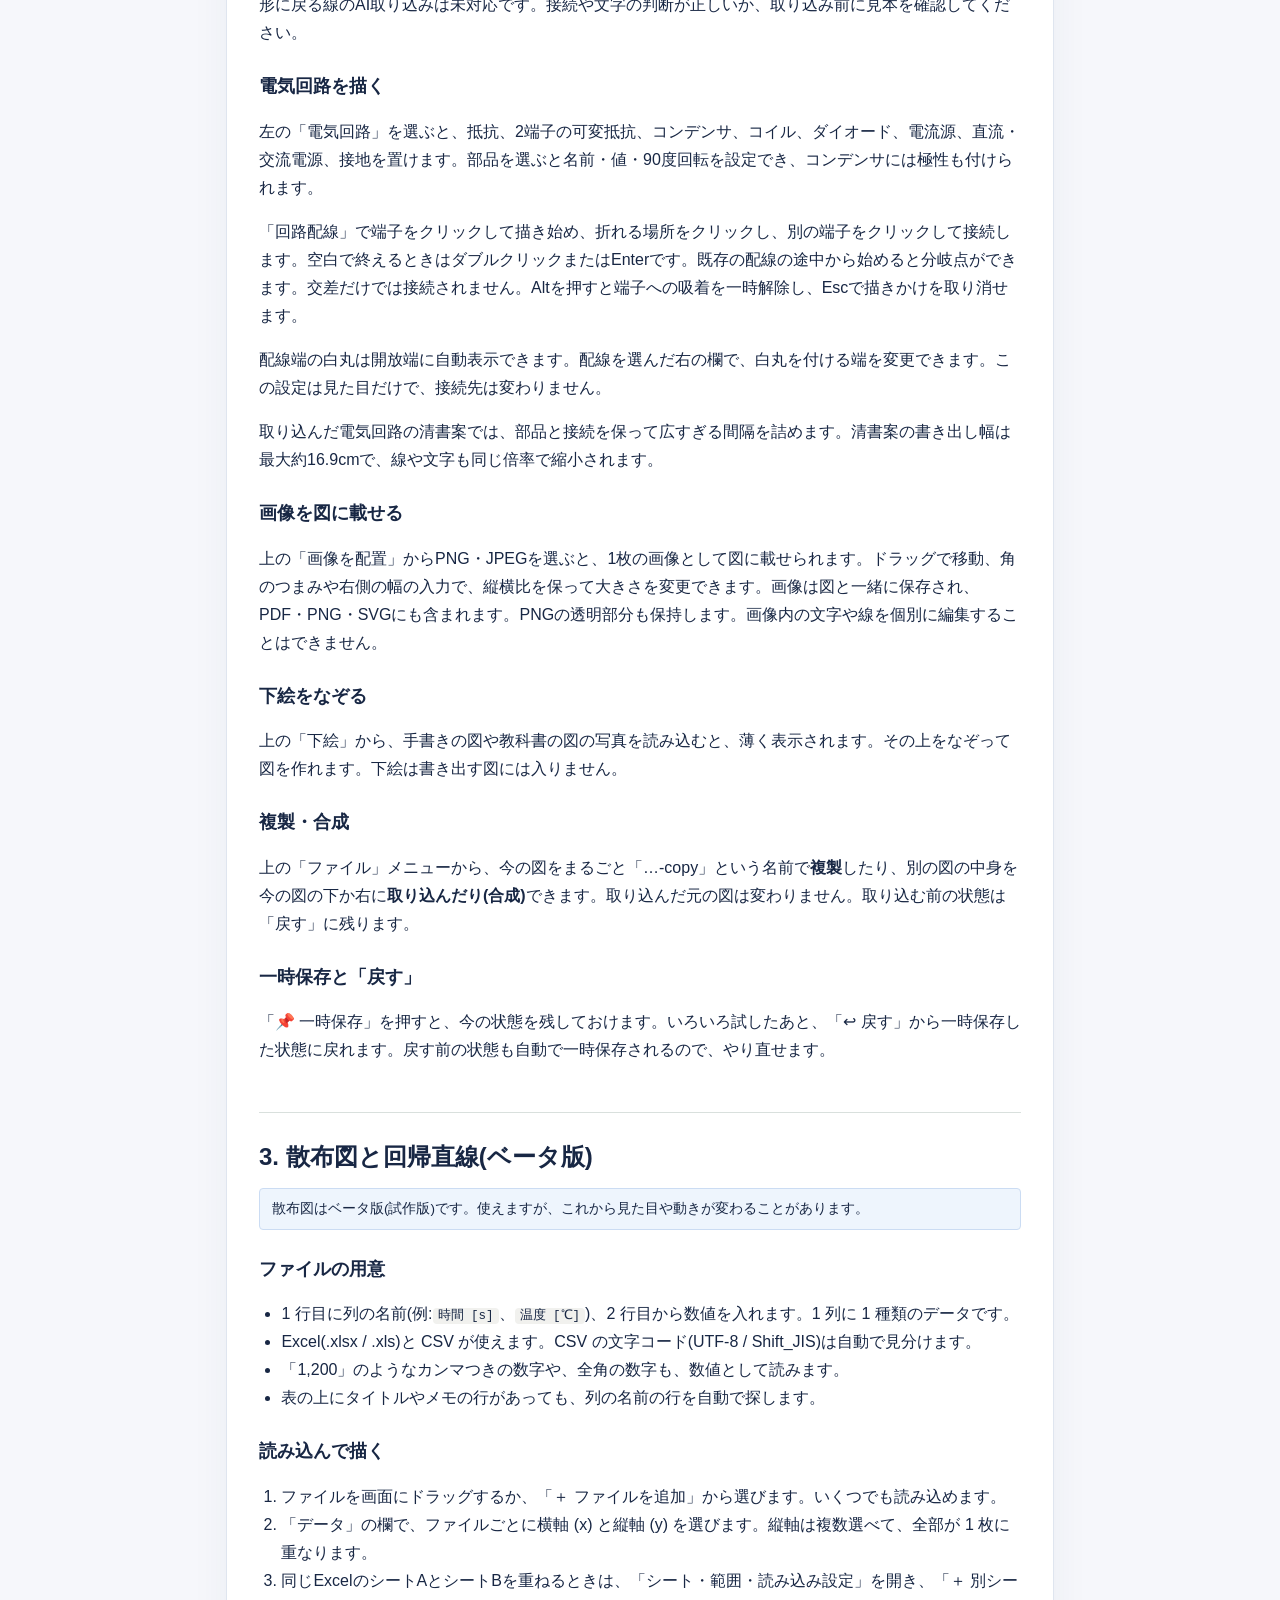
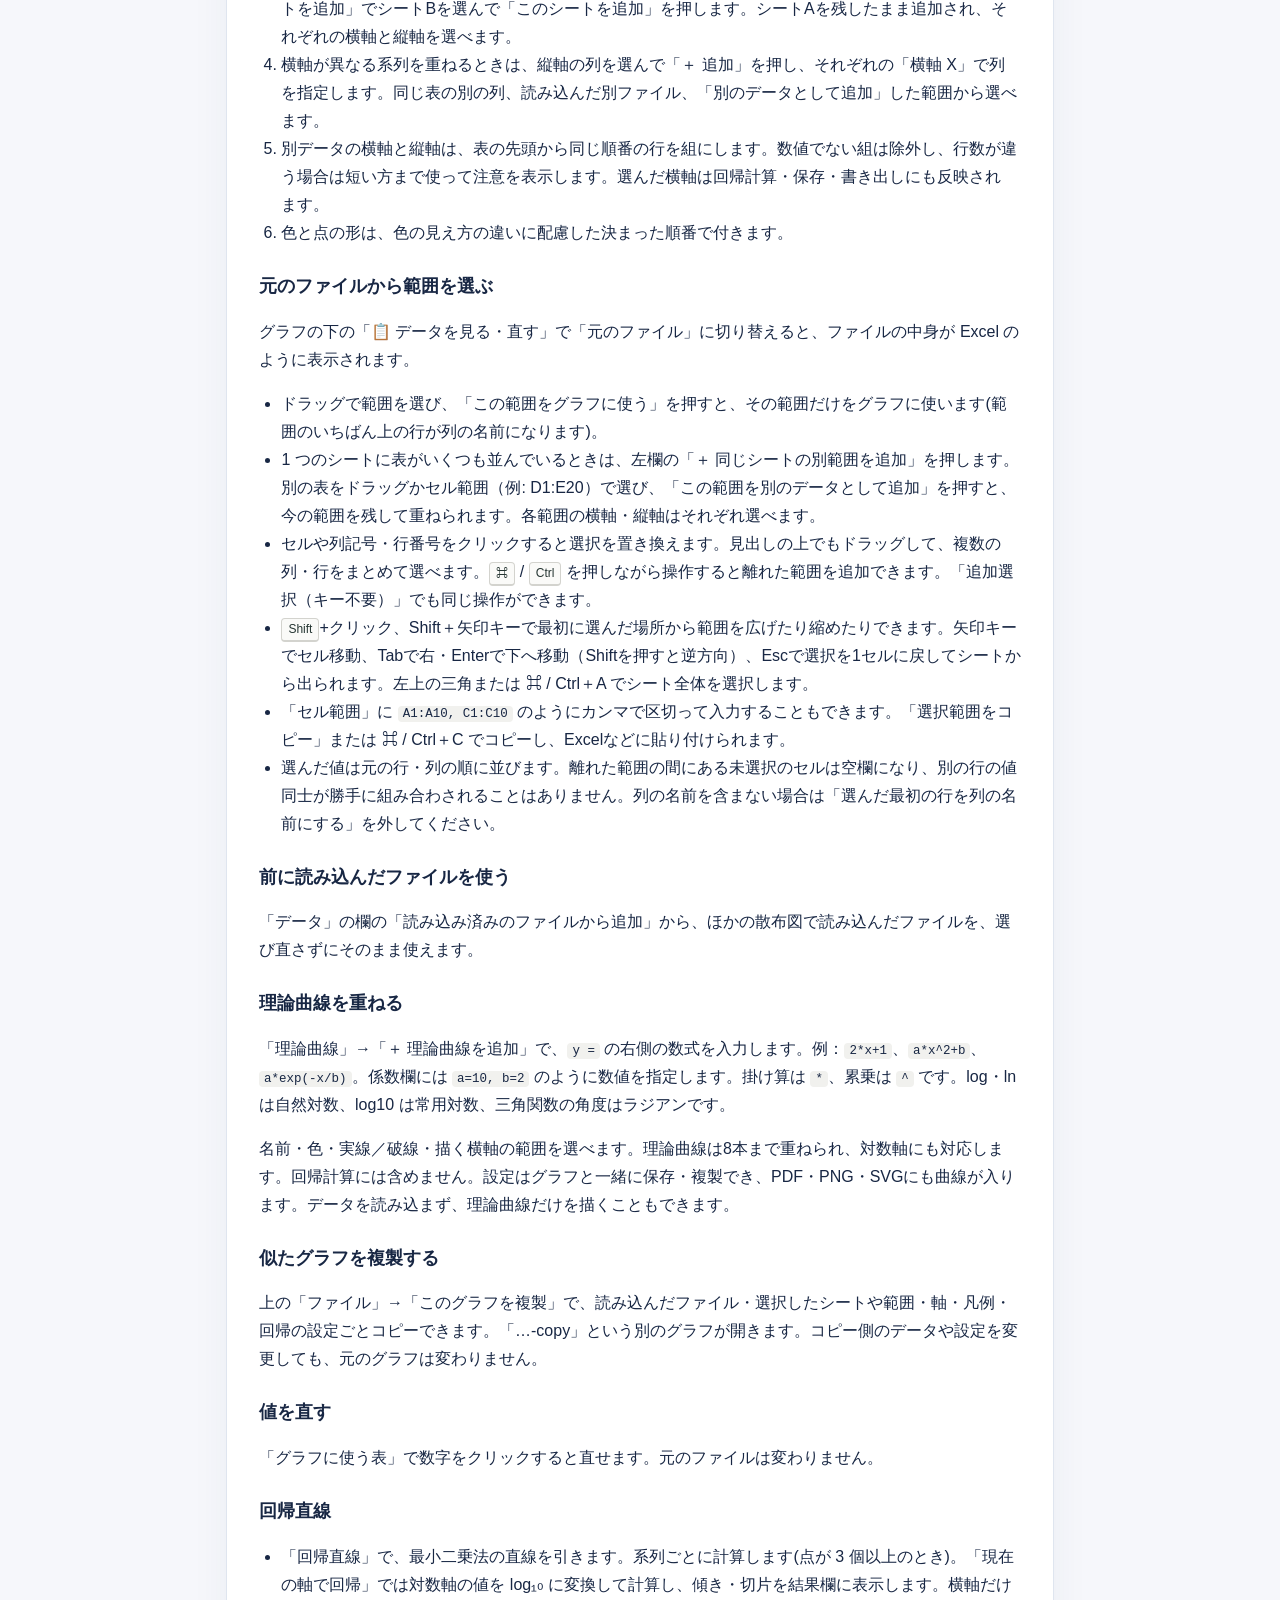
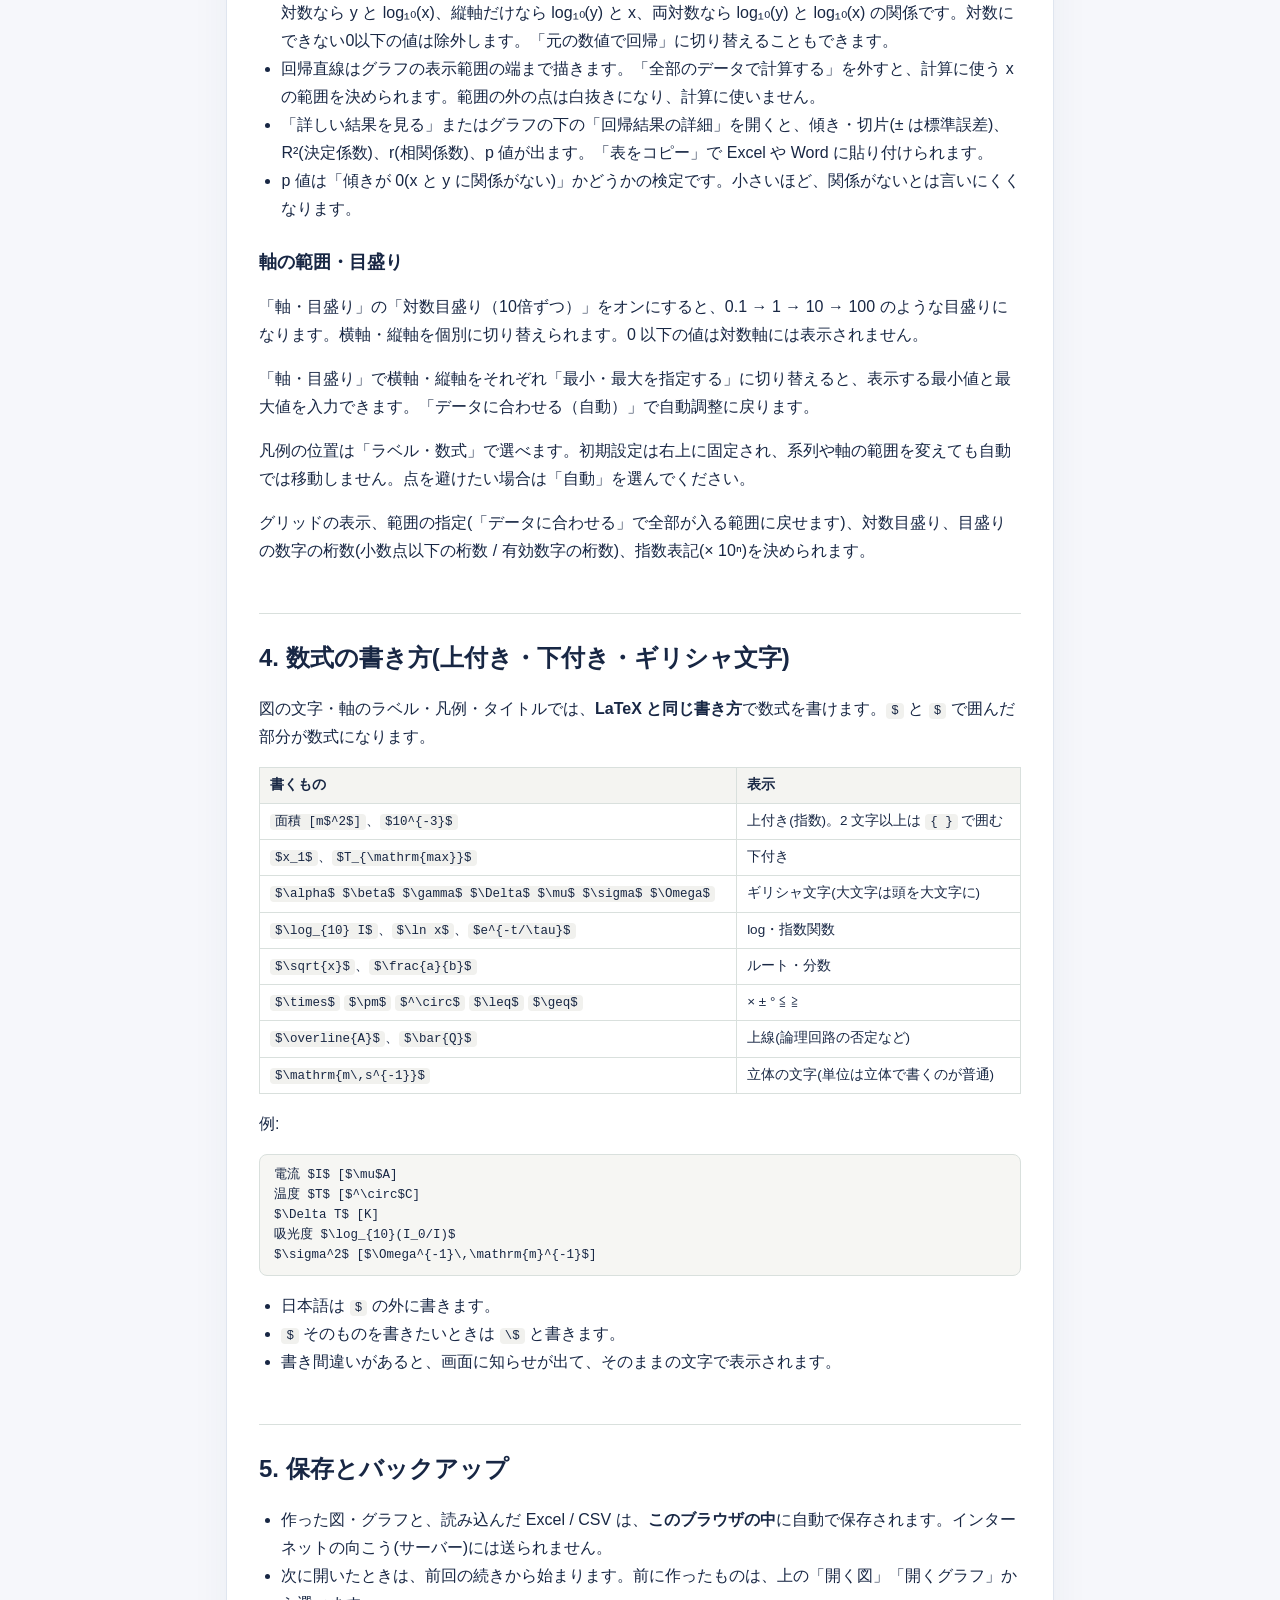
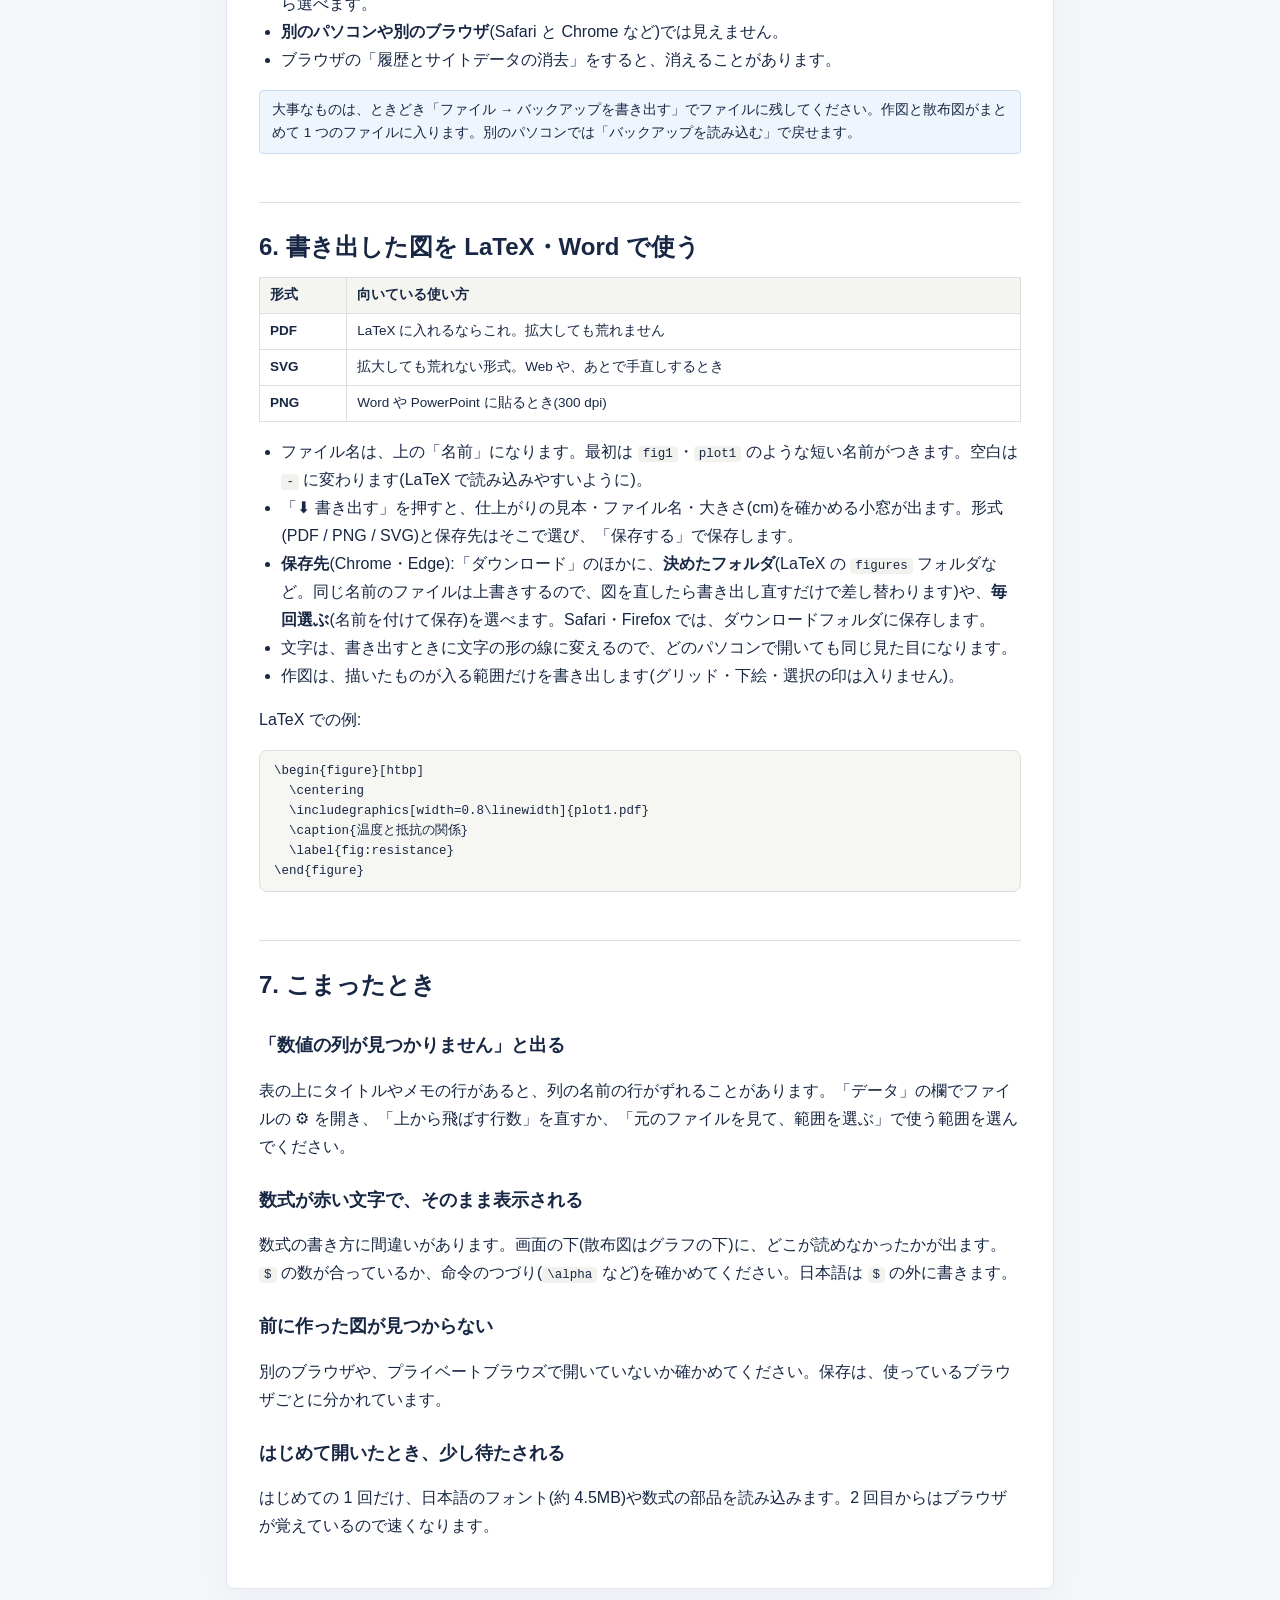
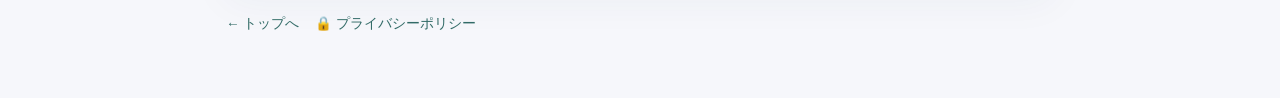
<file: help.html>
<!doctype html>
<html lang="ja">
<head>
<meta charset="utf-8">
<meta name="viewport" content="width=device-width, initial-scale=1">
<title>使い方(図の作成・散布図・回帰直線・数式の書き方・LaTeX での使い方)| 実験データ グラフ作成ツール</title>
<meta name="description" content="実験データ グラフ作成ツールの使い方。状態遷移図・ブロック図・論理回路の描き方、Excel / CSV から散布図と回帰直線(ベータ版)、LaTeX の数式の書き方、PDF を LaTeX に入れる方法。">
<link rel="canonical" href="https://graph-tool-web.pages.dev/help">
<link rel="icon" href="favicon.svg" type="image/svg+xml">
<link rel="stylesheet" href="css/common.css">
<link rel="stylesheet" href="css/page.css">
</head>
<body>
<header class="site">
  <a class="brand" href="./"><img src="favicon.svg" alt="" width="24" height="24">実験データ グラフ作成ツール</a>
  <nav><a href="diagram.html">図の作成</a><a href="scatter.html">散布図(ベータ版)</a><a href="help.html">使い方</a></nav>
</header>
<main>
  <h1>使い方</h1>
  <p class="lead">実験レポートの図を、ブラウザだけで作るためのツールです。インストールも登録もいりません。</p>
  <article>
    <nav class="toc"><b>もくじ</b>
      <ol>
        <li><a href="#start">はじめに</a></li>
        <li><a href="#diagram">図の作成</a></li>
        <li><a href="#scatter">散布図と回帰直線(ベータ版)</a></li>
        <li><a href="#math">数式の書き方(上付き・下付き・ギリシャ文字)</a></li>
        <li><a href="#save">保存とバックアップ</a></li>
        <li><a href="#export">書き出した図を LaTeX・Word で使う</a></li>
        <li><a href="#faq">こまったとき</a></li>
      </ol>
    </nav>

    <h2 id="start">1. はじめに</h2>
    <ul>
      <li><b>図の作成</b>:状態遷移図・ブロック図・論理回路などを、マウスで描きます。</li>
      <li><b>散布図(ベータ版)</b>:Excel / CSV を読み込んで、点を重ねて描き、回帰直線(傾き・切片・R²・p 値)を求めます。</li>
      <li>どちらも <b>PNG・SVG・PDF</b> で保存(書き出し)できます。保存する前に、仕上がりの見本を確かめられます。</li>
      <li>作ったものは<b>自動で保存</b>されます。保存先は、使っているブラウザの中です。インターネットの向こうには送られません(<a href="#save">くわしく</a>)。</li>
      <li>マウスで操作するので、パソコンでの利用をおすすめします。</li>
    </ul>

    <h2 id="diagram">2. 図の作成</h2>
    <h3>図形を置く</h3>
    <ol>
      <li>左の道具から「楕円」「四角」「台形」「多角形」「注釈」「文字」や論理ゲートを選びます。</li>
      <li>画面をクリックすると置けます。ドラッグすると、大きさを決めて置けます。</li>
      <li><b>台形</b>は、右の欄で短い辺の向き(上・下・左・右)と縮め方を変えられます。<b>多角形</b>は、角の数(3〜12)を変えられます。3 で三角形、4 でひし形、6 で六角形です。</li>
      <li>置くとすぐに文字を入力できます。<span class="kbd">Enter</span> で決定、<span class="kbd">Shift</span>+<span class="kbd">Enter</span> で改行です。</li>
    </ol>
    <h3>文字の一部に書式を付ける</h3>
    <ol>
      <li>図形や線を選び、右の「文字の書式を設定」を押します。</li>
      <li>変えたい文字を選び、太字・斜体・下線・取り消し線・色・大きさ・上付き・下付きから設定します。見本で確かめて「適用する」を押します。</li>
      <li>数式の一部を選んだときは、数式全体に書式が適用されます。見本には入力した記号が出ますが、図と書き出しでは数式として描かれます。</li>
    </ol>
    <h3>線・矢印を引く</h3>
    <ul>
      <li><b>直線・曲線</b>:図形から図形へドラッグします。同じ図形の上で離すと、自分に戻る矢印(ループ)になります。</li>
      <li><b>曲線の形</b>:曲線を選ぶと出る真ん中の ● で全体のふくらみ、◇ でその側の曲がり方を変えられます。両端は動きません。</li>
      <li><b>直角線</b>:始点をクリック → 曲がる所をクリック → 終点の図形をクリックします。何もない所で終えるときはダブルクリックします。</li>
      <li>線の端は、図形の輪郭やグリッドに吸い付きます。「グリッドに吸着」と「図形の縁に吸着」は別々に切り替えられます。両方オンなら、近くの縁を優先します。図形の縁への吸着をオフにすると、線の端を図形の上にも自由に置けます。配線の端子・接続点への接続は引き続き使えます。両端の ○ をドラッグすると、図形から離すこともできます。</li>
    </ul>
    <h3>座標上に黒点を置く</h3>
    <p>左の「図形」から「黒点」を選び、グリッド上をクリックします。「グリッドに吸着」がオンなら点の中心が交点に合います。右の欄で「小・中・大」、または直径（1〜100 pt）を指定できます。大きさを変えても中心位置は動きません。</p>
    <p>「点名」に P などを入力すると点の外側に表示され、一緒に移動できます。<code>$P_1$</code> のような数式にも対応しています。点名の位置・文字の大きさ・書式を変更でき、点名を空欄にすると黒点だけになります。PDF・PNG・SVGにもそのまま書き出せます。</p>
    <h3>論理回路を描く(配線・接続点)</h3>
    <p>「配線」は論理ゲートや回路をつなぐ道具です。状態図などの「直線」「曲線」「直角線」とは別に扱い、配線だけが途中で分岐します。</p>
    <ul>
      <li>左の「論理ゲート」から AND・OR・NOT・NAND・NOR・XOR・XNOR・BUF・D-FF(D フリップフロップ)を置けます。端子はグリッドの点に乗ります。</li>
      <li>ゲートを選ぶと、右の欄で<b>入力の数</b>(2〜8 本)を変えられます。</li>
      <li><b>配線</b>:端子(または接続点・配線の途中)をクリック → 行き先をクリックすると、縦横の線が自動で引かれます。何もない所をクリックすると、そこを通ります。何もない所で終えるときはダブルクリックします。</li>
      <li>配線の途中から始めたり、途中で終えたりすると、<b>●(接続点)</b>が自動でできて分岐します。</li>
      <li>つながっている線をドラッグすると、端はそのままで、つかんだ所だけがスライドして伸び縮みします(<span class="kbd">option</span> を押しながらなら外して移動)。</li>
    </ul>
    <h3>形を整える</h3>
    <ul>
      <li>図形や線を選ぶと、右の欄で文字の大きさ・線の太さ・点線・塗り・矢印の向き・線の形を変えられます。</li>
      <li><b>矢じりの形</b>:矢印を選ぶと、「開いた形(線 2 本)」と「三角(塗りつぶし)」から選べます。最後に選んだ形が、次に引く矢印にも使われます。</li>
      <li><b>線の太さ</b>は「細・標準・太・極太」から選ぶほか、下の欄に pt(ポイント)の数字で入れられます(0.25 pt きざみ)。書き出した図でも同じ太さになります。</li>
      <li><b>重なりの順番</b>:図形を選ぶと、右の欄で「最前面へ・1 つ前へ・1 つ後ろへ・最背面へ」を選べます。キーでは <span class="kbd">⌘</span>+<span class="kbd">]</span> で 1 つ前へ、<span class="kbd">⌘</span>+<span class="kbd">[</span> で 1 つ後ろへ、<span class="kbd">Shift</span> も押すといちばん前・いちばん後ろへ動きます(Windows は <span class="kbd">Ctrl</span>)。図形と線の前後関係も変更できます。白く塗った図形を最前面にすると、背後の線を隠せます。</li>
      <li>2 つ以上選ぶと「整列」、3 つ以上で「等間隔」が使えます。</li>
      <li>図形の中の文字は、「文字の位置」で左・中央・右、上・中・下に寄せられます。</li>
      <li>「図形の縁に吸着」がオンのとき、図形を動かすとほかの図形の辺や中心にそろい、赤いガイド線が出ます。</li>
    </ul>
    <h3>便利な操作</h3>
    <table>
      <tr><th>操作</th><th>すること</th></tr>
      <tr><td>ダブルクリック</td><td>文字を編集</td></tr>
      <tr><td><span class="kbd">⌘</span>+<span class="kbd">Z</span> / <span class="kbd">⇧</span>+<span class="kbd">⌘</span>+<span class="kbd">Z</span></td><td>元に戻す / やり直す</td></tr>
      <tr><td><span class="kbd">⌘</span>+<span class="kbd">C</span> → <span class="kbd">⌘</span>+<span class="kbd">V</span>、<span class="kbd">⌘</span>+<span class="kbd">D</span></td><td>コピーして貼り付け(少しずらして貼る)、複製</td></tr>
      <tr><td><span class="kbd">Delete</span></td><td>選んだものを削除</td></tr>
      <tr><td>矢印キー(<span class="kbd">option</span> を押しながらだと 1 ずつ)</td><td>少し動かす</td></tr>
      <tr><td><span class="kbd">スペース</span>+ドラッグ</td><td>画面を動かす</td></tr>
      <tr><td><span class="kbd">⌘</span>+スクロール、ピンチ、<span class="kbd">+</span> / <span class="kbd">−</span></td><td>拡大・縮小</td></tr>
      <tr><td><span class="kbd">Shift</span>+クリック、何もない所をドラッグ</td><td>いくつも選ぶ</td></tr>
    </table>
    <p>Windows では <span class="kbd">⌘</span> の代わりに <span class="kbd">Ctrl</span> を使います。</p>
    <h3>回路の配線をつなぐ・伸ばす</h3>
    <p>「回路配線」は端子・接続点・配線の途中から引き始め、端子や配線の途中をクリックしてつなぎます。自由端に部品の端子をぴったり重ねて配置・移動しても接続できます。配線を選ぶと両端に丸が出るので、ドラッグして長さや接続先を変えられます。</p>
    <p>黒点は3方向以上に分岐する場所に表示します。2本をつないだだけの場所には表示せず、枝を削除したり外したりした際は不要な接続点を整理します。交差するだけの線は自動接続しません。</p>
    <h3>スイッチを置く</h3>
    <p>左の「回路」から「スイッチ」を選ぶと、2端子のスイッチを置けます。「回路配線」で両端をつなぎ、右の「開く・閉じる」で状態を切り替えます。配線を保ったまま回転・移動でき、書き出しにも選んだ状態が反映されます。電気的な動作を計算する機能はありません。</p>
    <h3>作図面を広く使う</h3>
    <p>グリッドには上下左右の端がなく、移動した先でも作図を続けられます。スペース＋ドラッグ、または中央ボタンのドラッグで移動し、スクロールでも上下左右に移動できます。Shift＋スクロールは横移動、⌘／Ctrl＋スクロールは拡大・縮小です。図を見失ったら「全体」で描いたものへ戻れます。「パーツへ移動」では、部品名・文字・種類で一覧を検索し、クリックしたパーツを中央に表示して選択できます。書き出しはグリッドを含めず、描いた範囲だけになります。</p>
    <h3>道具を探す</h3>
    <p>左欄の「図形・線・論理ゲート・電気回路」で分類を切り替えます。部品名を検索でき、電気回路は用途ごとの見出しから探せます。「選択」と「回路配線」は一覧をスクロールしても上に残ります。論理ゲートの分類では「配線」を使えます。</p>
    <h3>オペアンプ・フォトカプラなどを置く</h3>
    <p>左の「電気回路」を選ぶと、オペアンプ／コンパレータ、4端子フォトカプラ、三角波源、抵抗（ギザギザ）、電池を置けます。部品名と値は右欄で編集し、縦向きに使うときは「90度回転」を押します。オペアンプは電源端子を省略した記号で、部品名（U1Aなど）が三角の内側に入ります。端子番号は各端子ごとに設定・非表示にできます。端子に「回路配線」で接続してください。</p>
    <h3>MOSFETを置く</h3>
    <p>左の「電気回路」に切り替え、「MOSFET（Nチャネル）」または「MOSFET（Pチャネル）」を選んで置きます。基板端子を省略したエンハンスメント型の簡略記号で、Pチャネルはゲートに白丸があります。</p>
    <p>G（ゲート）・D（ドレイン）・S（ソース）の3端子に「回路配線」で接続できます。右の欄で90度回転、部品名・値の入力、端子名の表示切り替えができます。回転しても各端子への接続は保たれます。4端子や内部ダイオードを含む記号には対応していません。</p>
    <h3>AIで手書き図を清書する</h3>
    <p>作図画面の「AIで手書き図を清書」から変換指示をコピーし、手書き画像と一緒に普段お使いのAIへ渡します。返されたJSONまたはコードブロックを貼り付けるか、JSONファイルを選び、「内容を確認」を押してください。このサイトからAIへ画像やデータを送信することはありません。</p>
    <p>「原画に近い（グリッド調整）」と「清書案」の見本を比べ、注意事項があれば確認してから「新しい図として作成」を押します。清書案では条件に合う図形の整列、入れ子の中央揃え、曲線の対称化を選べます。作成後も上部の「↩ 戻す」から取り込み時の配置に戻せます。</p>
    <p>通常の図形・直線・曲線の矢印と、抵抗・電源などの電気回路に対応しています。論理ゲートや同じ図形に戻る線のAI取り込みは未対応です。接続や文字の判断が正しいか、取り込み前に見本を確認してください。</p>
    <h3>電気回路を描く</h3>
    <p>左の「電気回路」を選ぶと、抵抗、2端子の可変抵抗、コンデンサ、コイル、ダイオード、電流源、直流・交流電源、接地を置けます。部品を選ぶと名前・値・90度回転を設定でき、コンデンサには極性も付けられます。</p>
    <p>「回路配線」で端子をクリックして描き始め、折れる場所をクリックし、別の端子をクリックして接続します。空白で終えるときはダブルクリックまたはEnterです。既存の配線の途中から始めると分岐点ができます。交差だけでは接続されません。Altを押すと端子への吸着を一時解除し、Escで描きかけを取り消せます。</p>
    <p>配線端の白丸は開放端に自動表示できます。配線を選んだ右の欄で、白丸を付ける端を変更できます。この設定は見た目だけで、接続先は変わりません。</p>
    <p>取り込んだ電気回路の清書案では、部品と接続を保って広すぎる間隔を詰めます。清書案の書き出し幅は最大約16.9cmで、線や文字も同じ倍率で縮小されます。</p>
    <h3>画像を図に載せる</h3>
    <p>上の「画像を配置」からPNG・JPEGを選ぶと、1枚の画像として図に載せられます。ドラッグで移動、角のつまみや右側の幅の入力で、縦横比を保って大きさを変更できます。画像は図と一緒に保存され、PDF・PNG・SVGにも含まれます。PNGの透明部分も保持します。画像内の文字や線を個別に編集することはできません。</p>
    <h3>下絵をなぞる</h3>
    <p>上の「下絵」から、手書きの図や教科書の図の写真を読み込むと、薄く表示されます。その上をなぞって図を作れます。下絵は書き出す図には入りません。</p>
    <h3>複製・合成</h3>
    <p>上の「ファイル」メニューから、今の図をまるごと「…-copy」という名前で<b>複製</b>したり、別の図の中身を今の図の下か右に<b>取り込んだり(合成)</b>できます。取り込んだ元の図は変わりません。取り込む前の状態は「戻す」に残ります。</p>
    <h3>一時保存と「戻す」</h3>
    <p>「📌 一時保存」を押すと、今の状態を残しておけます。いろいろ試したあと、「↩ 戻す」から一時保存した状態に戻れます。戻す前の状態も自動で一時保存されるので、やり直せます。</p>

    <h2 id="scatter">3. 散布図と回帰直線(ベータ版)</h2>
    <p class="tip">散布図はベータ版(試作版)です。使えますが、これから見た目や動きが変わることがあります。</p>
    <h3>ファイルの用意</h3>
    <ul>
      <li>1 行目に列の名前(例:<code>時間 [s]</code>、<code>温度 [℃]</code>)、2 行目から数値を入れます。1 列に 1 種類のデータです。</li>
      <li>Excel(.xlsx / .xls)と CSV が使えます。CSV の文字コード(UTF-8 / Shift_JIS)は自動で見分けます。</li>
      <li>「1,200」のようなカンマつきの数字や、全角の数字も、数値として読みます。</li>
      <li>表の上にタイトルやメモの行があっても、列の名前の行を自動で探します。</li>
    </ul>
    <h3>読み込んで描く</h3>
    <ol>
      <li>ファイルを画面にドラッグするか、「＋ ファイルを追加」から選びます。いくつでも読み込めます。</li>
      <li>「データ」の欄で、ファイルごとに横軸 (x) と縦軸 (y) を選びます。縦軸は複数選べて、全部が 1 枚に重なります。</li>
      <li>同じExcelのシートAとシートBを重ねるときは、「シート・範囲・読み込み設定」を開き、「＋ 別シートを追加」でシートBを選んで「このシートを追加」を押します。シートAを残したまま追加され、それぞれの横軸と縦軸を選べます。</li>
      <li>横軸が異なる系列を重ねるときは、縦軸の列を選んで「＋ 追加」を押し、それぞれの「横軸 X」で列を指定します。同じ表の別の列、読み込んだ別ファイル、「別のデータとして追加」した範囲から選べます。</li>
      <li>別データの横軸と縦軸は、表の先頭から同じ順番の行を組にします。数値でない組は除外し、行数が違う場合は短い方まで使って注意を表示します。選んだ横軸は回帰計算・保存・書き出しにも反映されます。</li>
      <li>色と点の形は、色の見え方の違いに配慮した決まった順番で付きます。</li>
    </ol>
    <h3>元のファイルから範囲を選ぶ</h3>
    <p>グラフの下の「📋 データを見る・直す」で「元のファイル」に切り替えると、ファイルの中身が Excel のように表示されます。</p>
    <ul>
      <li>ドラッグで範囲を選び、「この範囲をグラフに使う」を押すと、その範囲だけをグラフに使います(範囲のいちばん上の行が列の名前になります)。</li>
      <li>1 つのシートに表がいくつも並んでいるときは、左欄の「＋ 同じシートの別範囲を追加」を押します。別の表をドラッグかセル範囲（例: D1:E20）で選び、「この範囲を別のデータとして追加」を押すと、今の範囲を残して重ねられます。各範囲の横軸・縦軸はそれぞれ選べます。</li>
      <li>セルや列記号・行番号をクリックすると選択を置き換えます。見出しの上でもドラッグして、複数の列・行をまとめて選べます。<span class="kbd">⌘</span> / <span class="kbd">Ctrl</span> を押しながら操作すると離れた範囲を追加できます。「追加選択（キー不要）」でも同じ操作ができます。</li>
      <li><span class="kbd">Shift</span>+クリック、Shift＋矢印キーで最初に選んだ場所から範囲を広げたり縮めたりできます。矢印キーでセル移動、Tabで右・Enterで下へ移動（Shiftを押すと逆方向）、Escで選択を1セルに戻してシートから出られます。左上の三角または ⌘ / Ctrl＋A でシート全体を選択します。</li>
      <li>「セル範囲」に <code>A1:A10, C1:C10</code> のようにカンマで区切って入力することもできます。「選択範囲をコピー」または ⌘ / Ctrl＋C でコピーし、Excelなどに貼り付けられます。</li>
      <li>選んだ値は元の行・列の順に並びます。離れた範囲の間にある未選択のセルは空欄になり、別の行の値同士が勝手に組み合わされることはありません。列の名前を含まない場合は「選んだ最初の行を列の名前にする」を外してください。</li>
    </ul>
    <h3>前に読み込んだファイルを使う</h3>
    <p>「データ」の欄の「読み込み済みのファイルから追加」から、ほかの散布図で読み込んだファイルを、選び直さずにそのまま使えます。</p>
    <h3>理論曲線を重ねる</h3>
    <p>「理論曲線」→「＋ 理論曲線を追加」で、<code>y =</code> の右側の数式を入力します。例：<code>2*x+1</code>、<code>a*x^2+b</code>、<code>a*exp(-x/b)</code>。係数欄には <code>a=10, b=2</code> のように数値を指定します。掛け算は <code>*</code>、累乗は <code>^</code> です。log・ln は自然対数、log10 は常用対数、三角関数の角度はラジアンです。</p>
    <p>名前・色・実線／破線・描く横軸の範囲を選べます。理論曲線は8本まで重ねられ、対数軸にも対応します。回帰計算には含めません。設定はグラフと一緒に保存・複製でき、PDF・PNG・SVGにも曲線が入ります。データを読み込まず、理論曲線だけを描くこともできます。</p>
    <h3>似たグラフを複製する</h3>
    <p>上の「ファイル」→「このグラフを複製」で、読み込んだファイル・選択したシートや範囲・軸・凡例・回帰の設定ごとコピーできます。「…-copy」という別のグラフが開きます。コピー側のデータや設定を変更しても、元のグラフは変わりません。</p>
    <h3>値を直す</h3>
    <p>「グラフに使う表」で数字をクリックすると直せます。元のファイルは変わりません。</p>
    <h3>回帰直線</h3>
    <ul>
      <li>「回帰直線」で、最小二乗法の直線を引きます。系列ごとに計算します(点が 3 個以上のとき)。「現在の軸で回帰」では対数軸の値を log₁₀ に変換して計算し、傾き・切片を結果欄に表示します。横軸だけ対数なら y と log₁₀(x)、縦軸だけなら log₁₀(y) と x、両対数なら log₁₀(y) と log₁₀(x) の関係です。対数にできない0以下の値は除外します。「元の数値で回帰」に切り替えることもできます。</li>
      <li>回帰直線はグラフの表示範囲の端まで描きます。「全部のデータで計算する」を外すと、計算に使う x の範囲を決められます。範囲の外の点は白抜きになり、計算に使いません。</li>
      <li>「詳しい結果を見る」またはグラフの下の「回帰結果の詳細」を開くと、傾き・切片(± は標準誤差)、R²(決定係数)、r(相関係数)、p 値が出ます。「表をコピー」で Excel や Word に貼り付けられます。</li>
      <li>p 値は「傾きが 0(x と y に関係がない)」かどうかの検定です。小さいほど、関係がないとは言いにくくなります。</li>
    </ul>
    <h3>軸の範囲・目盛り</h3>
    <p>「軸・目盛り」の「対数目盛り（10倍ずつ）」をオンにすると、0.1 → 1 → 10 → 100 のような目盛りになります。横軸・縦軸を個別に切り替えられます。0 以下の値は対数軸には表示されません。</p>
    <p>「軸・目盛り」で横軸・縦軸をそれぞれ「最小・最大を指定する」に切り替えると、表示する最小値と最大値を入力できます。「データに合わせる（自動）」で自動調整に戻ります。</p>
    <p>凡例の位置は「ラベル・数式」で選べます。初期設定は右上に固定され、系列や軸の範囲を変えても自動では移動しません。点を避けたい場合は「自動」を選んでください。</p>
    <p>グリッドの表示、範囲の指定(「データに合わせる」で全部が入る範囲に戻せます)、対数目盛り、目盛りの数字の桁数(小数点以下の桁数 / 有効数字の桁数)、指数表記(× 10ⁿ)を決められます。</p>

    <h2 id="math">4. 数式の書き方(上付き・下付き・ギリシャ文字)</h2>
    <p>図の文字・軸のラベル・凡例・タイトルでは、<b>LaTeX と同じ書き方</b>で数式を書けます。<code>$</code> と <code>$</code> で囲んだ部分が数式になります。</p>
    <table>
      <tr><th>書くもの</th><th>表示</th></tr>
      <tr><td><code>面積 [m$^2$]</code>、<code>$10^{-3}$</code></td><td>上付き(指数)。2 文字以上は <code>{ }</code> で囲む</td></tr>
      <tr><td><code>$x_1$</code>、<code>$T_{\mathrm{max}}$</code></td><td>下付き</td></tr>
      <tr><td><code>$\alpha$ $\beta$ $\gamma$ $\Delta$ $\mu$ $\sigma$ $\Omega$</code></td><td>ギリシャ文字(大文字は頭を大文字に)</td></tr>
      <tr><td><code>$\log_{10} I$</code>、<code>$\ln x$</code>、<code>$e^{-t/\tau}$</code></td><td>log・指数関数</td></tr>
      <tr><td><code>$\sqrt{x}$</code>、<code>$\frac{a}{b}$</code></td><td>ルート・分数</td></tr>
      <tr><td><code>$\times$</code> <code>$\pm$</code> <code>$^\circ$</code> <code>$\leq$</code> <code>$\geq$</code></td><td>× ± ° ≦ ≧</td></tr>
      <tr><td><code>$\overline{A}$</code>、<code>$\bar{Q}$</code></td><td>上線(論理回路の否定など)</td></tr>
      <tr><td><code>$\mathrm{m\,s^{-1}}$</code></td><td>立体の文字(単位は立体で書くのが普通)</td></tr>
    </table>
    <p>例:</p>
    <pre><code>電流 $I$ [$\mu$A]
温度 $T$ [$^\circ$C]
$\Delta T$ [K]
吸光度 $\log_{10}(I_0/I)$
$\sigma^2$ [$\Omega^{-1}\,\mathrm{m}^{-1}$]</code></pre>
    <ul>
      <li>日本語は <code>$</code> の外に書きます。</li>
      <li><code>$</code> そのものを書きたいときは <code>\$</code> と書きます。</li>
      <li>書き間違いがあると、画面に知らせが出て、そのままの文字で表示されます。</li>
    </ul>

    <h2 id="save">5. 保存とバックアップ</h2>
    <ul>
      <li>作った図・グラフと、読み込んだ Excel / CSV は、<b>このブラウザの中</b>に自動で保存されます。インターネットの向こう(サーバー)には送られません。</li>
      <li>次に開いたときは、前回の続きから始まります。前に作ったものは、上の「開く図」「開くグラフ」から選べます。</li>
      <li><b>別のパソコンや別のブラウザ</b>(Safari と Chrome など)では見えません。</li>
      <li>ブラウザの「履歴とサイトデータの消去」をすると、消えることがあります。</li>
    </ul>
    <div class="tip">大事なものは、ときどき「ファイル → バックアップを書き出す」でファイルに残してください。作図と散布図がまとめて 1 つのファイルに入ります。別のパソコンでは「バックアップを読み込む」で戻せます。</div>

    <h2 id="export">6. 書き出した図を LaTeX・Word で使う</h2>
    <table>
      <tr><th>形式</th><th>向いている使い方</th></tr>
      <tr><td><b>PDF</b></td><td>LaTeX に入れるならこれ。拡大しても荒れません</td></tr>
      <tr><td><b>SVG</b></td><td>拡大しても荒れない形式。Web や、あとで手直しするとき</td></tr>
      <tr><td><b>PNG</b></td><td>Word や PowerPoint に貼るとき(300 dpi)</td></tr>
    </table>
    <ul>
      <li>ファイル名は、上の「名前」になります。最初は <code>fig1</code>・<code>plot1</code> のような短い名前がつきます。空白は <code>-</code> に変わります(LaTeX で読み込みやすいように)。</li>
      <li>「⬇ 書き出す」を押すと、仕上がりの見本・ファイル名・大きさ(cm)を確かめる小窓が出ます。形式(PDF / PNG / SVG)と保存先はそこで選び、「保存する」で保存します。</li>
      <li><b>保存先</b>(Chrome・Edge):「ダウンロード」のほかに、<b>決めたフォルダ</b>(LaTeX の <code>figures</code> フォルダなど。同じ名前のファイルは上書きするので、図を直したら書き出し直すだけで差し替わります)や、<b>毎回選ぶ</b>(名前を付けて保存)を選べます。Safari・Firefox では、ダウンロードフォルダに保存します。</li>
      <li>文字は、書き出すときに文字の形の線に変えるので、どのパソコンで開いても同じ見た目になります。</li>
      <li>作図は、描いたものが入る範囲だけを書き出します(グリッド・下絵・選択の印は入りません)。</li>
    </ul>
    <p>LaTeX での例:</p>
    <pre><code>\begin{figure}[htbp]
  \centering
  \includegraphics[width=0.8\linewidth]{plot1.pdf}
  \caption{温度と抵抗の関係}
  \label{fig:resistance}
\end{figure}</code></pre>

    <h2 id="faq">7. こまったとき</h2>
    <h3>「数値の列が見つかりません」と出る</h3>
    <p>表の上にタイトルやメモの行があると、列の名前の行がずれることがあります。「データ」の欄でファイルの ⚙ を開き、「上から飛ばす行数」を直すか、「元のファイルを見て、範囲を選ぶ」で使う範囲を選んでください。</p>
    <h3>数式が赤い文字で、そのまま表示される</h3>
    <p>数式の書き方に間違いがあります。画面の下(散布図はグラフの下)に、どこが読めなかったかが出ます。<code>$</code> の数が合っているか、命令のつづり(<code>\alpha</code> など)を確かめてください。日本語は <code>$</code> の外に書きます。</p>
    <h3>前に作った図が見つからない</h3>
    <p>別のブラウザや、プライベートブラウズで開いていないか確かめてください。保存は、使っているブラウザごとに分かれています。</p>
    <h3>はじめて開いたとき、少し待たされる</h3>
    <p>はじめての 1 回だけ、日本語のフォント(約 4.5MB)や数式の部品を読み込みます。2 回目からはブラウザが覚えているので速くなります。</p>
  </article>
  <div class="links"><a href="./">← トップへ</a><a href="privacy.html">🔒 プライバシーポリシー</a></div>
</main>
</body>
</html>
</file>
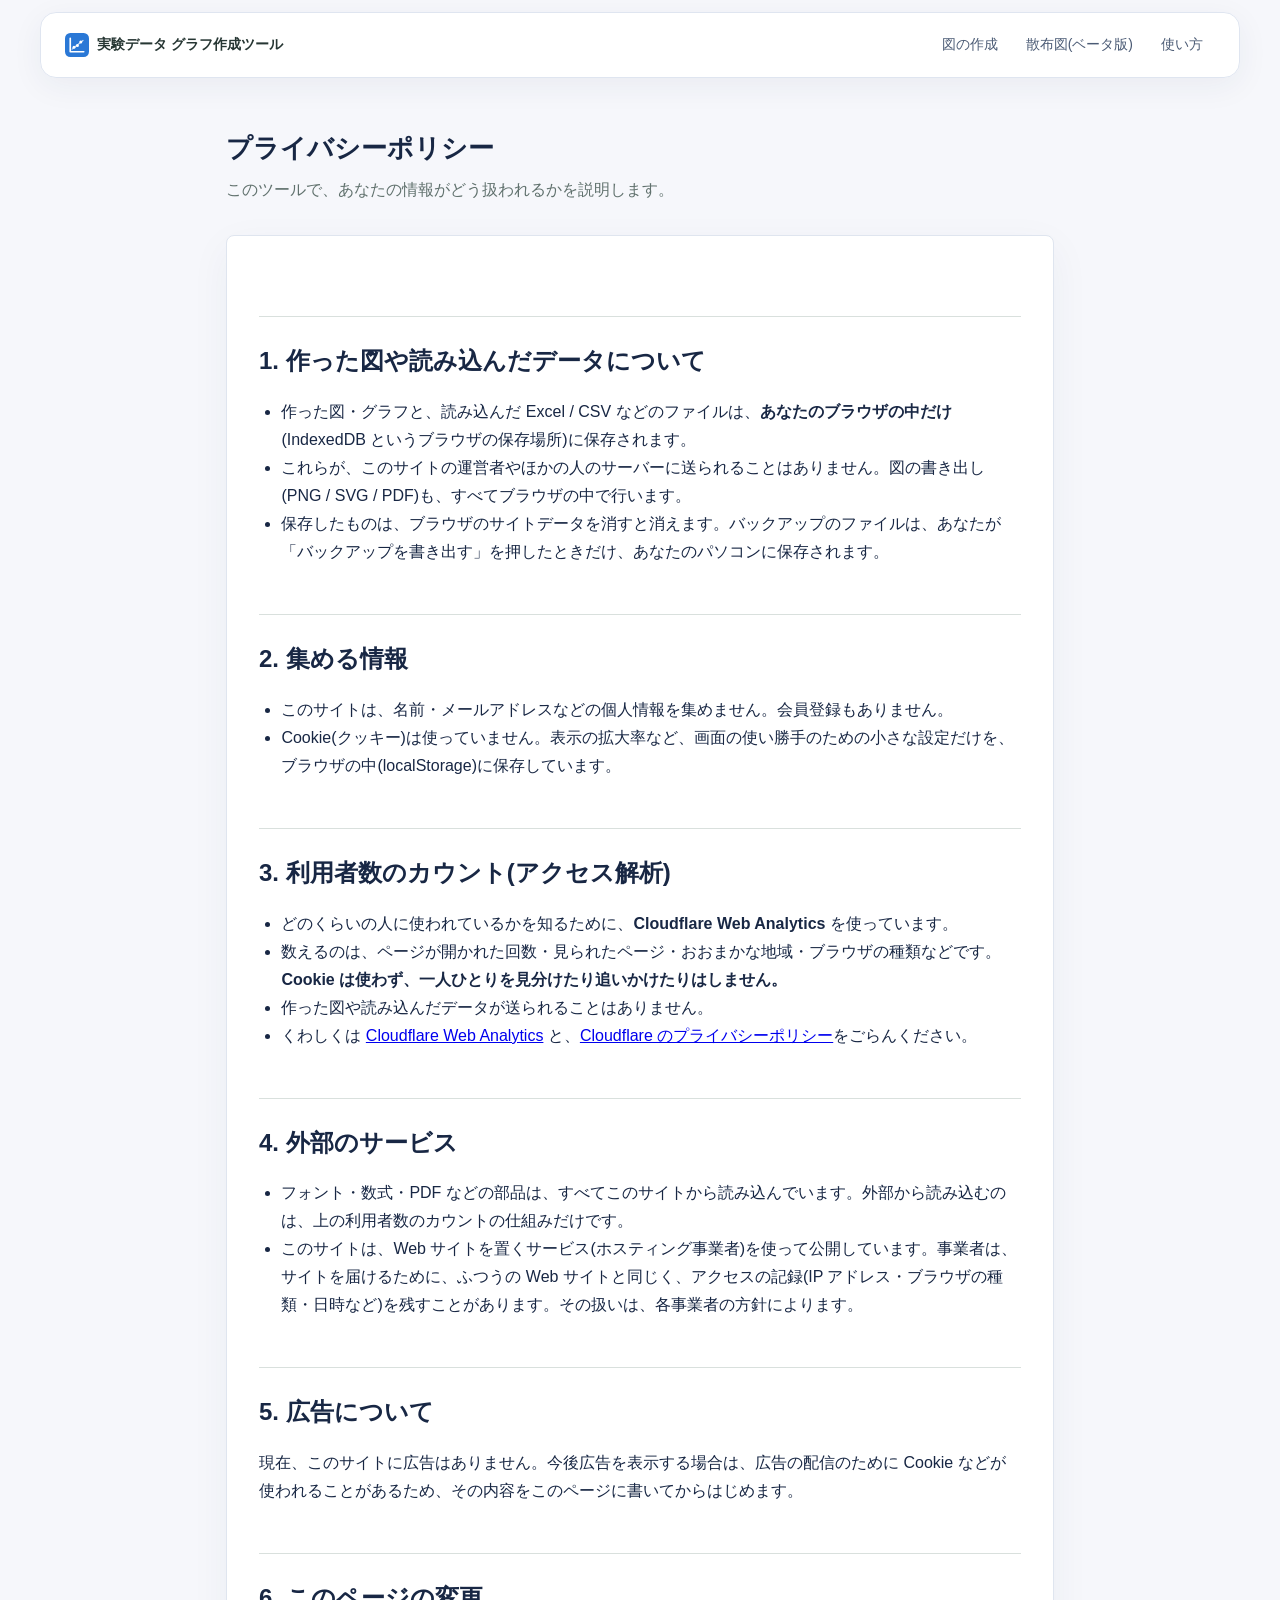
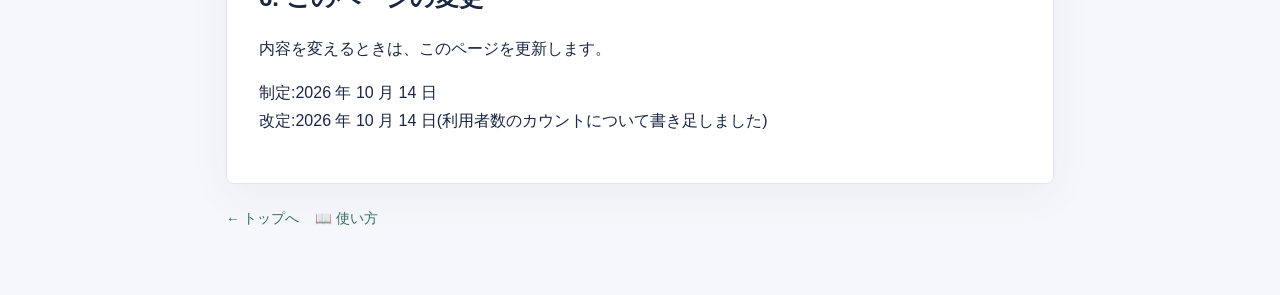
<file: privacy.html>
<!doctype html>
<html lang="ja">
<head>
<meta charset="utf-8">
<meta name="viewport" content="width=device-width, initial-scale=1">
<title>プライバシーポリシー ・ 実験データ グラフ作成ツール</title>
<meta name="description" content="実験データ グラフ作成ツールのプライバシーポリシー。作った図や読み込んだデータは、ブラウザの外に送られません。">
<link rel="canonical" href="https://graph-tool-web.pages.dev/privacy">
<link rel="icon" href="favicon.svg" type="image/svg+xml">
<link rel="stylesheet" href="css/common.css">
<link rel="stylesheet" href="css/page.css">
</head>
<body>
<header class="site">
  <a class="brand" href="./"><img src="favicon.svg" alt="" width="24" height="24">実験データ グラフ作成ツール</a>
  <nav><a href="diagram.html">図の作成</a><a href="scatter.html">散布図(ベータ版)</a><a href="help.html">使い方</a></nav>
</header>
<main>
  <h1>プライバシーポリシー</h1>
  <p class="lead">このツールで、あなたの情報がどう扱われるかを説明します。</p>
  <article>
    <h2>1. 作った図や読み込んだデータについて</h2>
    <ul>
      <li>作った図・グラフと、読み込んだ Excel / CSV などのファイルは、<b>あなたのブラウザの中だけ</b>(IndexedDB というブラウザの保存場所)に保存されます。</li>
      <li>これらが、このサイトの運営者やほかの人のサーバーに送られることはありません。図の書き出し(PNG / SVG / PDF)も、すべてブラウザの中で行います。</li>
      <li>保存したものは、ブラウザのサイトデータを消すと消えます。バックアップのファイルは、あなたが「バックアップを書き出す」を押したときだけ、あなたのパソコンに保存されます。</li>
    </ul>

    <h2>2. 集める情報</h2>
    <ul>
      <li>このサイトは、名前・メールアドレスなどの個人情報を集めません。会員登録もありません。</li>
      <li>Cookie(クッキー)は使っていません。表示の拡大率など、画面の使い勝手のための小さな設定だけを、ブラウザの中(localStorage)に保存しています。</li>
    </ul>

    <h2>3. 利用者数のカウント(アクセス解析)</h2>
    <ul>
      <li>どのくらいの人に使われているかを知るために、<b>Cloudflare Web Analytics</b> を使っています。</li>
      <li>数えるのは、ページが開かれた回数・見られたページ・おおまかな地域・ブラウザの種類などです。<b>Cookie は使わず、一人ひとりを見分けたり追いかけたりはしません。</b></li>
      <li>作った図や読み込んだデータが送られることはありません。</li>
      <li>くわしくは <a href="https://www.cloudflare.com/ja-jp/web-analytics/" target="_blank" rel="noopener">Cloudflare Web Analytics</a> と、<a href="https://www.cloudflare.com/ja-jp/privacypolicy/" target="_blank" rel="noopener">Cloudflare のプライバシーポリシー</a>をごらんください。</li>
    </ul>

    <h2>4. 外部のサービス</h2>
    <ul>
      <li>フォント・数式・PDF などの部品は、すべてこのサイトから読み込んでいます。外部から読み込むのは、上の利用者数のカウントの仕組みだけです。</li>
      <li>このサイトは、Web サイトを置くサービス(ホスティング事業者)を使って公開しています。事業者は、サイトを届けるために、ふつうの Web サイトと同じく、アクセスの記録(IP アドレス・ブラウザの種類・日時など)を残すことがあります。その扱いは、各事業者の方針によります。</li>
    </ul>

    <h2>5. 広告について</h2>
    <p>現在、このサイトに広告はありません。今後広告を表示する場合は、広告の配信のために Cookie などが使われることがあるため、その内容をこのページに書いてからはじめます。</p>

    <h2>6. このページの変更</h2>
    <p>内容を変えるときは、このページを更新します。</p>
    <p>制定:2026 年 10 月 14 日<br>改定:2026 年 10 月 14 日(利用者数のカウントについて書き足しました)</p>
  </article>
  <div class="links"><a href="./">← トップへ</a><a href="help.html">📖 使い方</a></div>
</main>
</body>
</html>
</file>
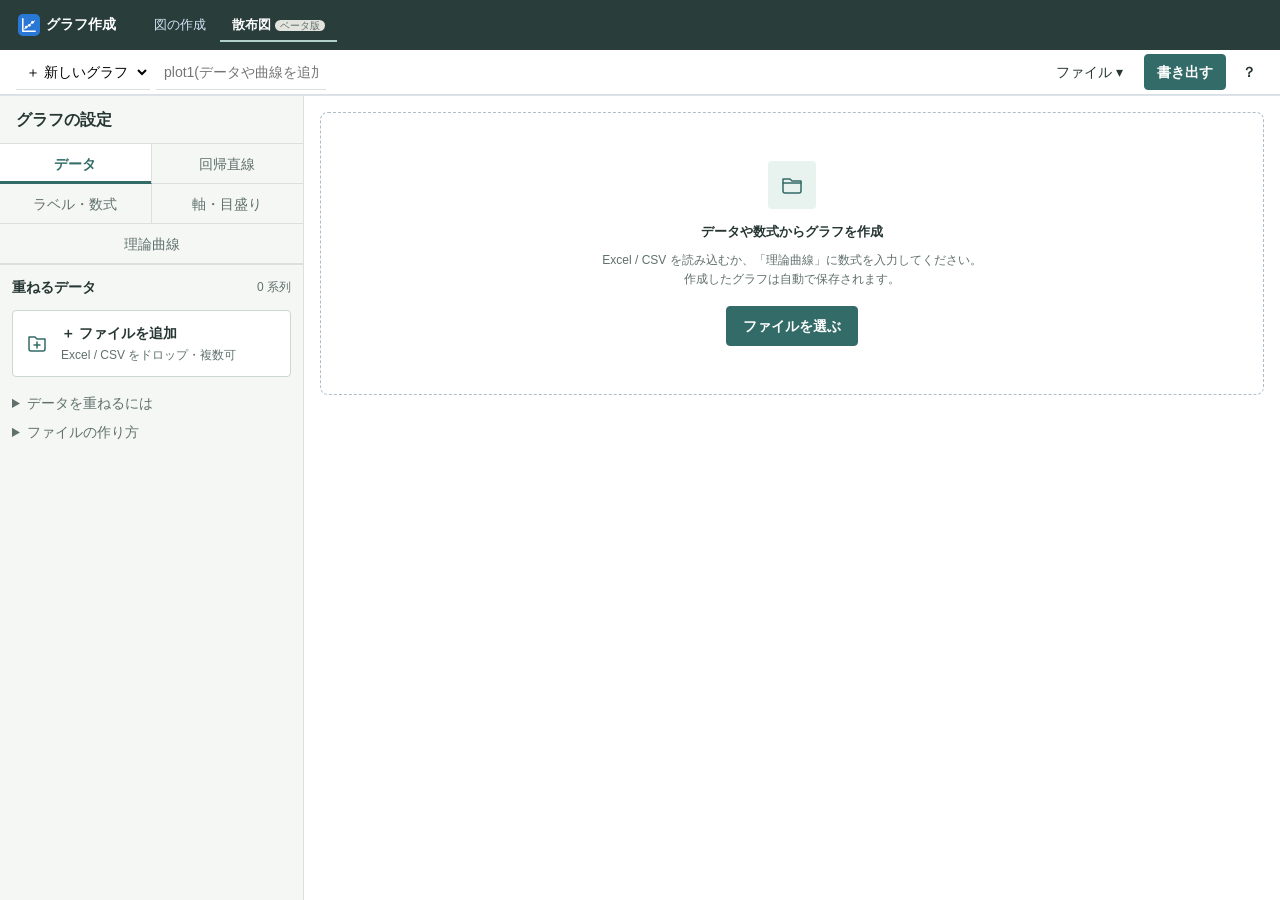
<file: scatter.html>
<!doctype html>
<html lang="ja">
<head>
<meta charset="utf-8">
<meta name="viewport" content="width=device-width, initial-scale=1">
<title>散布図と回帰直線を無料で作成(Excel / CSV・R²・p 値・ベータ版)| 実験データ グラフ作成ツール</title>
<meta name="description" content="Excel / CSV から散布図と回帰直線(最小二乗法)をブラウザだけで無料作成。傾き・切片の標準誤差、決定係数 R²、相関係数、p 値を表で出力。対数目盛り・指数表記・LaTeX の数式ラベル。理系大学生の実験レポートに。">
<link rel="canonical" href="https://graph-tool-web.pages.dev/scatter">
<link rel="icon" href="favicon.svg" type="image/svg+xml">
<link rel="stylesheet" href="css/common.css">
<link rel="stylesheet" href="css/datapage.css">
<link rel="preload" href="fonts/NotoSansJP-Regular.otf" as="fetch" type="font/otf" crossorigin>
</head>
<body>
<noscript><p style="padding:16px">Excel / CSV から散布図と回帰直線を作るツールです。使うには JavaScript を有効にしてください。 <a href="help.html">使い方</a></p></noscript>
<header id="bar">
  <div class="bar-navigation">
  <a class="brand" href="./" title="トップページへ"><img src="favicon.svg" alt="" width="22" height="22"><span>グラフ作成</span></a>
  <nav class="apps" aria-label="道具を切り替える"><a href="diagram.html">図の作成</a><a href="scatter.html" class="on" aria-current="page" title="散布図は試作版です。見た目や動きが変わる場合があります。">散布図<small>ベータ版</small></a></nav>
  </div>
  <div class="bar-document">
  <div class="doc">
    <select id="d_pick" title="前に作ったグラフを開きます" aria-label="開くグラフ"></select>
    <input id="d_name" placeholder="ファイルを読み込むと自動で決まります" title="名前。書き出すファイルの名前にもなります(空白は - になります)" aria-label="名前">
    <span id="d_status"></span>
  </div>
  <div class="sp"></div>
  <div class="popwrap"><button class="btn" id="d_file">ファイル ▾</button>
    <div class="pop" id="p_file">
      <button class="item" id="f_new">＋ 新しいグラフ</button>
      <button class="item" id="f_dup" disabled>このグラフを複製<br><small>データ・軸・凡例などの設定もコピー</small></button>
      <div class="sepline"></div>
      <button class="item" id="m_backup">バックアップを書き出す<br><small>保存した図・グラフを 1 つのファイルにまとめて保存</small></button>
      <button class="item" id="m_restore">⬆ バックアップを読み込む<br><small>書き出したファイルから戻す</small></button>
      <input type="file" id="f_backup" accept="application/json,.json" hidden>
      <div class="sepline"></div>
      <button class="item danger" id="d_delete">🗑 このグラフを削除</button>
    </div>
  </div>
  <button class="btn primary" id="d_export" title="画面のグラフをそのまま書き出します。形式と保存先は、次の画面で選べます">書き出す</button>
  <div class="popwrap"><button class="btn icon" id="d_more" title="使い方・数式の書き方・保存について" aria-label="ヘルプ">？</button>
    <div class="pop" id="p_more">
      <a class="item" href="help.html" target="_blank" rel="noopener">使い方(別のタブで開く)</a>
      <button class="item" id="m_math">∑ 数式の書き方(上付き・下付き・ギリシャ文字)</button>
      <button class="item" id="m_about">ⓘ 保存について</button>
    </div>
  </div>
  </div>
</header>
<main id="sc">
  <aside id="panel">
    <div class="scatter-heading"><b>グラフの設定</b></div>
    <nav id="tabs" aria-label="グラフ設定の分類">
      <button data-tab="data" class="on">データ</button>
      <button data-tab="fit">回帰直線</button>
      <button data-tab="label">ラベル・数式</button>
      <button data-tab="axis">軸・目盛り</button>
      <button data-tab="theory">理論曲線</button>
    </nav>
    <div id="tab_body"></div>
  </aside>
  <section id="left">
    <div id="empty" class="empty-state" hidden>
      <div class="empty-icon" aria-hidden="true"><svg viewBox="0 0 24 24" fill="none" stroke="currentColor" stroke-width="1.5" stroke-linecap="round" stroke-linejoin="round"><path d="M3 6h7l2 2h9v10a2 2 0 0 1-2 2H5a2 2 0 0 1-2-2z"/><path d="M3 10h18"/></svg></div>
      <p><b>データや数式からグラフを作成</b></p>
      <p class="sub">Excel / CSV を読み込むか、「理論曲線」に数式を入力してください。<br>作成したグラフは自動で保存されます。</p>
      <button class="btn primary" id="empty_pick">ファイルを選ぶ</button>
    </div>
    <div id="plot_stage"><div id="plot_wrap"><svg id="plot" xmlns="http://www.w3.org/2000/svg"></svg></div><aside id="result_summary" aria-label="回帰結果の要約" hidden></aside></div>
    <div id="warns"></div>
    <div id="below"></div>
    <details id="data_box" hidden>
      <summary title="ここで値を直しても元のファイルは変わりません">データを見る・直す <span id="data_sum"></span></summary>
      <div id="data_tabs"></div>
      <div id="data_table"></div>
    </details>
  </section>
</main>
<input type="file" id="f_data" accept=".xlsx,.xls,.xlsm,.csv,.txt,.tsv" multiple hidden>
<div id="drop_cover">ここで離すとファイルを読み込みます</div>
<dialog id="dlg"><h3 id="dlg_t"></h3><div id="dlg_b"></div><div class="acts" id="dlg_a"></div></dialog>
<div id="toast"></div>
<div id="busy">書き出しの準備をしています…</div>
<script type="module" src="js/scatter/app.js"></script>
</body>
</html>
</file>
<file: css/common.css>
/* どのページでも使う見た目 */
:root {
  --workspace-bg: #eef2f8; --nav-text: #d7e2f7; --nav-soft: rgba(255,255,255,.1); --nav-hover: rgba(255,255,255,.12);
  --accent: #315fa9; --accent-hover: #244d8f; --accent-soft: #eaf1fc;
  --line: #dce2e8; --muted: #536273; --bg: #f5f7f9; --ink: #1c2b3a;
  --danger: #b43e3e; --surface: #fff; --surface-soft: #eef3f8;
  --space-1: 4px; --space-2: 8px; --space-3: 12px; --space-4: 16px;
  --space-5: 24px; --space-6: 32px; --space-7: 48px; --space-8: 64px;
  --text-small: 12px; --text-ui: 14px; --text-body: 16px;
  --radius-small: 6px; --radius: 8px; --radius-large: 16px;
  --motion: cubic-bezier(.22, 1, .36, 1);

  /* 既存の画面を変えずに共有する色と寸法 */
  --color-hex-fff: #fff;
  --color-hex-d3d3ce: #d3d3ce;
  --color-hex-f1f1ee: #f1f1ee;
  --color-hex-ecc6c6: #ecc6c6;
  --color-hex-fdf3f3: #fdf3f3;
  --color-hex-fafaf8: #fafaf8;
  --color-hex-1f66bd: #1f66bd;
  --color-hex-e8e8e4: #e8e8e4;
  --color-rgba-0-0-0-08: rgba(0,0,0,.08);
  --color-hex-e4e4df: #e4e4df;
  --color-hex-2f8f5b: #2f8f5b;
  --color-rgba-0-0-0-12: rgba(0,0,0,.12);
  --color-rgba-0-0-0-18: rgba(0,0,0,.18);
  --color-rgba-0-0-0-25: rgba(0,0,0,.25);
  --color-hex-1f1f1d: #1f1f1d;
  --color-rgba-255-255-255-5: rgba(255,255,255,.5);
  --color-hex-ecece8: #ecece8;
  --color-hex-6c9ee4: #6c9ee4;
  --color-rgba-42-120-214-12: rgba(42,120,214,.12);
  --color-hex-e8f1fc: #e8f1fc;
  --color-hex-f4f4f1: #f4f4f1;
  --color-hex-f6f6f3: #f6f6f3;
  --color-hex-eef5fd: #eef5fd;
  --color-rgba-255-255-255-92: rgba(255,255,255,.92);
  --color-hex-4a4945: #4a4945;
  --color-rgba-42-120-214-14: rgba(42,120,214,.14);
  --color-hex-fff1d6: #fff1d6;
  --color-hex-9a6400: #9a6400;
  --color-rgba-255-255-255-96: rgba(255,255,255,.96);
  --color-hex-cbdcf3: #cbdcf3;
  --color-hex-000: #000;
  --color-hex-fff8e6: #fff8e6;
  --color-hex-f3dfa8: #f3dfa8;
  --color-hex-c9c9c3: #c9c9c3;
  --color-hex-444: #444;
  --color-hex-555: #555;
  --color-hex-fdecec: #fdecec;
  --color-hex-f7f7f5: #f7f7f5;
  --color-hex-138a5e: #138a5e;
  --color-hex-333: #333;
  --color-hex-eaf7f0: #eaf7f0;
  --color-hex-d6e6fa: #d6e6fa;
  --color-hex-9cc0ee: #9cc0ee;
  --color-hex-afc3db: #afc3db;
  --size-13px: 13px;
  --size-4px: 4px;
  --size-6px: 6px;
  --size-7px: 7px;
  --size-12px: 12px;
  --size-16px: 16px;
  --size-10px: 10px;
  --size-14px: 14px;
  --size-11px: 11px;
  --size-5px: 5px;
  --size-11-5px: 11.5px;
  --size-3px: 3px;
  --size-8px: 8px;
  --size-13-5px: 13.5px;
  --size-2px: 2px;
  --size-9px: 9px;
  --size-12-5px: 12.5px;
  --size-99px: 99px;
  --size-18px: 18px;
  --size-20px: 20px;
  --size-15px: 15px;
  --size-1-2em: 1.2em;
  --size-48px: 48px;
  --size-64px: 64px;
  --size-26px: 26px;
  --size-32px: 32px;
  --size-17px: 17px;
  --size-1px: 1px;
  --size-28px: 28px;
  --size-24px: 24px;
  --size-19px: 19px;
  --size-36px: 36px;
  --size-22px: 22px;
  --size-14-5px: 14.5px;
  --size-1-4em: 1.4em;
  --size-38px: 38px;
  --size-15-5px: 15.5px;
  --size-44px: 44px;
  --size-16-5px: 16.5px;
  --size-30px: 30px;
  --size-10-5px: 10.5px;
  --size-9-5px: 9.5px;
  --size-40px: 40px;

  /* 新しい画面で使う色と寸法 */
  --ui-color-hex-fff: #fff;
  --ui-color-hex-dce3ee: #dce3ee;
  --ui-color-hex-243755: #243755;
  --ui-color-hex-edf1f8: #edf1f8;
  --ui-color-hex-284b98: #284b98;
  --ui-color-rgba-28-45-80-1: rgba(28,45,80,.1);
  --ui-color-hex-ccd6e5: #ccd6e5;
  --ui-color-hex-355cb2: #355cb2;
  --ui-color-rgba-24-39-68-16: rgba(24,39,68,.16);
  --ui-color-hex-f5f7fb: #f5f7fb;
  --ui-color-hex-e9eef7: #e9eef7;
  --ui-color-hex-65748d: #65748d;
  --ui-color-hex-274f9e: #274f9e;
  --ui-color-rgba-30-50-90-1: rgba(30,50,90,.1);
  --ui-color-hex-eef2f8: #eef2f8;
  --ui-color-hex-f6f8fc: #f6f8fc;
  --ui-color-hex-d6dfed: #d6dfed;
  --ui-color-rgba-30-50-90-05: rgba(30,50,90,.05);
  --ui-color-hex-b9c9e2: #b9c9e2;
  --ui-color-hex-f6f7fb: #f6f7fb;
  --ui-color-hex-182744: #182744;
  --ui-color-hex-dfe5f0: #dfe5f0;
  --ui-color-rgba-30-50-90-06: rgba(30,50,90,.06);
  --ui-color-hex-4b5b75: #4b5b75;
  --ui-color-hex-e9eef9: #e9eef9;
  --ui-color-hex-243d75: #243d75;
  --ui-color-hex-385eaf: #385eaf;
  --ui-color-hex-000: #000;
  --ui-color-hex-666: #666;
  --ui-color-hex-516078: #516078;
  --ui-color-hex-64738b: #64738b;
  --ui-color-hex-dbe2ef: #dbe2ef;
  --ui-color-rgba-30-50-90-12: rgba(30,50,90,.12);
  --ui-color-hex-697994: #697994;
  --ui-color-hex-c3cddd: #c3cddd;
  --ui-color-hex-66758d: #66758d;
  --ui-color-hex-263958: #263958;
  --ui-color-hex-27488f: #27488f;
  --ui-color-hex-dfe5ef: #dfe5ef;
  --ui-color-rgba-30-50-90-04: rgba(30,50,90,.04);
  --ui-color-hex-f4f7fc: #f4f7fc;
  --ui-color-hex-1c2d50: #1c2d50;
  --ui-size-8px: 8px;
  --ui-size-16px: 16px;
  --ui-size-4px: 4px;
  --ui-size-12px: 12px;
  --ui-size-24px: 24px;
  --ui-size-64px: 64px;
  --ui-size-32px: 32px;
  --ui-size-14px: 14px;
  --ui-size-48px: 48px;
  --ui-size-30px: 30px;
  --ui-size-80px: 80px;
  --ui-size-20px: 20px;
  --ui-size-96px: 96px;
  --ui-size-36px: 36px;
}
* { box-sizing: border-box; }
html, body { height: 100%; }
body { margin: 0; font-family: -apple-system, BlinkMacSystemFont, "Hiragino Sans", "Yu Gothic UI", "Meiryo", sans-serif; font-size: var(--size-13px); color: var(--ink); background: var(--color-hex-fff);
       display: flex; flex-direction: column; }
.sp { flex: 1; }
.sep { width: 1px; height: 22px; background: var(--line); margin: 0 var(--size-4px); }
.chk { display: inline-flex; align-items: center; gap: var(--size-4px); padding: 0 var(--size-6px); cursor: pointer; white-space: nowrap; }
select, input[type=number] { font: inherit; height: 28px; padding: 0 var(--size-6px); border: 1px solid var(--color-hex-d3d3ce); border-radius: var(--size-6px); background: var(--color-hex-fff); }
.seg { display: inline-flex; border: 1px solid var(--color-hex-d3d3ce); border-radius: var(--size-7px); overflow: hidden; width: 100%; }
.seg button { flex: 1; height: 30px; border: none; border-right: 1px solid var(--color-hex-d3d3ce); background: var(--color-hex-fff); cursor: pointer; font: inherit; font-size: var(--size-12px);
              display: inline-flex; align-items: center; justify-content: center; padding: 0 var(--size-4px); color: var(--ink); }
.seg button: last-child { border-right: none; }
.seg button:hover { background: var(--color-hex-f1f1ee); }
.seg button.on { background: var(--accent-soft); color: var(--accent); font-weight: 600; }
.seg svg { width: 22px; height: 16px; }
.stepper { display: inline-flex; align-items: center; border: 1px solid var(--color-hex-d3d3ce); border-radius: var(--size-7px); overflow: hidden; }
.stepper button { width: 30px; height: 30px; border: none; background: var(--color-hex-fff); cursor: pointer; font-size: var(--size-16px); }
.stepper button:hover { background: var(--color-hex-f1f1ee); }
.stepper input { width: 52px; height: 30px; border: none; border-left: 1px solid var(--color-hex-d3d3ce); border-right: 1px solid var(--color-hex-d3d3ce); border-radius: 0; text-align: center; }
.btn { height: 30px; padding: 0 var(--size-10px); border: 1px solid var(--color-hex-d3d3ce); border-radius: var(--size-7px); background: var(--color-hex-fff); cursor: pointer; font: inherit; font-size: var(--size-12px); }
.btn:hover { border-color: var(--accent); color: var(--accent); }
.btn.wide { width: 100%; }
.btn.on { background: var(--accent-soft); color: var(--accent); border-color: var(--accent); }
.btn.danger { color: var(--danger); border-color: var(--color-hex-ecc6c6); }
.btn.danger:hover { background: var(--color-hex-fdf3f3); border-color: var(--danger); }
.sec { margin-bottom: var(--size-14px); }
.sec h4 { margin: 0 0 var(--size-6px); font-size: var(--size-11px); font-weight: 600; color: var(--muted); letter-spacing: .02em; }
.row { display: flex; gap: var(--size-6px); align-items: center; flex-wrap: wrap; }
.grid2 { display: grid; grid-template-columns: 1fr 1fr; gap: var(--size-6px); }
.grid3 { display: grid; grid-template-columns: repeat(3, 1fr); gap: var(--size-4px); }
.grid3 .btn { padding: 0; display: inline-flex; align-items: center; justify-content: center; }
.grid3 svg { width: 20px; height: 20px; }
.grid2 .btn svg { width: 16px; height: 16px; flex: none; }   /* 横に等間隔・縦に等間隔のアイコン */
.grid2 .btn: has(svg) { display: inline-flex; align-items: center; justify-content: center; gap: var(--size-4px); white-space: nowrap; }
.empty { color: var(--muted); line-height: 1.7; font-size: var(--size-12px); }
.empty b { color: var(--ink); font-weight: 600; }
.kbd { display: inline-block; padding: 0 var(--size-5px); border: 1px solid var(--color-hex-d3d3ce); border-bottom-width: 2px; border-radius: var(--size-4px); font-size: var(--size-11px); background: var(--color-hex-fafaf8); color: var(--ink); }
code { font-family: ui-monospace, Menlo, Consolas, monospace; font-size: var(--size-11-5px); background: var(--color-hex-f1f1ee); padding: 0 var(--size-3px); border-radius: var(--size-3px); }
.btn:disabled { opacity: .4; cursor: default; border-color: var(--color-hex-d3d3ce); color: var(--ink); }
.btn.primary { background: var(--accent); color: var(--color-hex-fff); border-color: var(--accent); }
.btn.primary:hover { background: var(--color-hex-1f66bd); color: var(--color-hex-fff); }

/* いちばん上の帯:図の一覧・名前・一時保存・書き出し */
#bar { display: flex; align-items: center; gap: var(--size-8px); padding: var(--size-6px) var(--size-12px); border-bottom: 1px solid var(--line); flex-wrap: nowrap; background: var(--color-hex-fff); }
@media (max-width: 1100px) { #bar { flex-wrap: wrap; } #bar .brand span { display: none; } }
#bar .brand { display: inline-flex; align-items: center; gap: var(--size-6px); color: var(--ink); text-decoration: none; font-weight: 700; font-size: var(--size-13-5px); padding: var(--size-3px) var(--size-6px) var(--size-3px) var(--size-2px); border-radius: var(--size-8px); }
#bar .brand:hover { background: var(--color-hex-f1f1ee); }
#bar .brand img { display: block; }
#bar .apps { display: inline-flex; background: var(--color-hex-f1f1ee); border-radius: var(--size-9px); padding: var(--size-3px); gap: var(--size-2px); }
#bar .apps a { padding: var(--size-4px) var(--size-11px); border-radius: var(--size-7px); color: var(--muted); text-decoration: none; font-size: var(--size-12-5px); white-space: nowrap; }
#bar .apps a:hover { color: var(--ink); background: var(--color-hex-e8e8e4); }
#bar .apps a.on { background: var(--color-hex-fff); color: var(--ink); font-weight: 600; box-shadow: 0 1px 2px var(--color-rgba-0-0-0-08); }
#bar .apps small { font-size: var(--size-10px); margin-left: var(--size-4px); padding: 0 var(--size-5px); border-radius: var(--size-99px); background: var(--color-hex-e4e4df); color: var(--muted); font-weight: normal; }
#bar .doc { display: inline-flex; align-items: center; gap: var(--size-6px); margin-left: var(--size-4px); }
#d_pick { max-width: 190px; height: 30px; }
#d_name { font: inherit; height: 30px; padding: 0 var(--size-8px); border: 1px solid var(--color-hex-d3d3ce); border-radius: var(--size-6px); width: 170px; min-width: 90px; }
#d_name:focus, #d_pick:focus { outline: 2px solid var(--accent-soft); border-color: var(--accent); }
#d_status { color: var(--color-hex-2f8f5b); font-size: var(--size-12px); white-space: nowrap; }
#d_status.warn { color: var(--danger); }
.btn.icon { width: 30px; padding: 0; font-weight: 700; }
.pop .item.danger { color: var(--danger); }
.pop .item.danger:hover { background: var(--color-hex-fdf3f3); }
.pop .item:disabled { opacity: .4; cursor: default; background: none; }
.pop .sepline { height: 1px; background: var(--line); margin: var(--size-6px) var(--size-4px); }
.pop .item b { font-weight: 600; }
.grp { display: inline-flex; align-items: center; gap: var(--size-4px); }
.grp .lbl { color: var(--muted); font-size: var(--size-12px); margin-right: var(--size-2px); }

/* 小さな開閉メニュー */
.popwrap { position: relative; }
.pop { display: none; position: absolute; right: 0; top: calc(100% + 4px); z-index: 20; min-width: 260px; max-height: 60vh; overflow-y: auto;
       background: var(--color-hex-fff); border: 1px solid var(--line); border-radius: var(--size-10px); box-shadow: 0 8px 24px var(--color-rgba-0-0-0-12); padding: var(--size-8px); }
.pop.open { display: block; }
.pop .cap { color: var(--muted); font-size: var(--size-12px); line-height: 1.6; margin: var(--size-2px) var(--size-4px) var(--size-8px); }
.pop .item { display: block; width: 100%; text-align: left; border: none; background: none; padding: var(--size-7px) var(--size-8px); border-radius: var(--size-6px); cursor: pointer; font: inherit; color: var(--ink); text-decoration: none; box-sizing: border-box; }
.pop .item:hover { background: var(--color-hex-f1f1ee); }
.pop .item small { color: var(--muted); }

/* 確認・説明の小窓 */
dialog { border: 1px solid var(--line); border-radius: var(--size-12px); padding: var(--size-18px) var(--size-20px); max-width: min(560px, 92vw); box-shadow: 0 12px 40px var(--color-rgba-0-0-0-18); color: var(--ink); }
dialog::backdrop { background: var(--color-rgba-0-0-0-25); }
dialog h3 { margin: 0 0 var(--size-10px); font-size: var(--size-15px); }
dialog p { line-height: 1.7; margin: 0 0 var(--size-12px); }
dialog .acts { display: flex; justify-content: flex-end; gap: var(--size-8px); margin-top: var(--size-14px); }
dialog table { border-collapse: collapse; width: 100%; font-size: var(--size-12-5px); }
dialog td, dialog th { border-bottom: 1px solid var(--line); padding: var(--size-6px) var(--size-8px); text-align: left; vertical-align: top; }
dialog th { color: var(--muted); font-weight: 600; font-size: var(--size-11-5px); }
dialog ul { padding-left: var(--size-1-2em); line-height: 1.8; margin: var(--size-8px) 0; }

/* 下に出るお知らせ */
#toast { position: fixed; left: 50%; bottom: 46px; transform: translateX(-50%); background: var(--color-hex-1f1f1d); color: var(--color-hex-fff); padding: var(--size-8px) var(--size-14px); border-radius: var(--size-8px);
         font-size: var(--size-12-5px); opacity: 0; pointer-events: none; transition: opacity .2s; z-index: 50; max-width: 90vw; }
#toast.show { opacity: .94; }
#busy { position: fixed; inset: 0; background: var(--color-rgba-255-255-255-5); display: none; align-items: center; justify-content: center; z-index: 40; font-size: var(--size-14px); }
#busy.show { display: flex; }

/* 入力欄(設定欄・小さなメニューで使う) */
.fld2 { display: block; margin-bottom: var(--size-10px); }
.fld2 > span { display: block; font-size: var(--size-12px); color: var(--muted); margin-bottom: var(--size-3px); }
.fld2 input[type=text], .fld2 select, .fld2 input[type=number] { width: 100%; }
input[type=text] { font: inherit; height: 30px; padding: 0 var(--size-8px); border: 1px solid var(--color-hex-d3d3ce); border-radius: var(--size-6px); background: var(--color-hex-fff); }
input[type=text]:focus, select:focus, input[type=number]:focus { outline: 2px solid var(--accent-soft); border-color: var(--accent); }
.checks label, label.ck { display: flex; align-items: center; gap: var(--size-6px); padding: var(--size-3px) 0; cursor: pointer; }

/* 書き出す前の確認(仕上がりの見本) */
dialog.wide { width: min(860px, 94vw); max-width: min(860px, 94vw); }
.xprev { display: flex; align-items: center; justify-content: center; background: var(--color-hex-ecece8); border-radius: var(--size-10px); padding: var(--size-16px); max-height: 44vh; overflow: auto; }
.xprev img { display: block; max-width: 100%; max-height: calc(44vh - 32px); background: var(--color-hex-fff); box-shadow: 0 2px 10px var(--color-rgba-0-0-0-12); }
.xrow { display: flex; align-items: center; gap: var(--size-10px); flex-wrap: wrap; margin-top: var(--size-10px); }
.xlbl { color: var(--muted); font-size: var(--size-12-5px); min-width: 52px; }
.xfmt, .xdest { width: auto; }
.linkbtn { border: none; background: none; color: var(--accent); cursor: pointer; font: inherit; font-size: var(--size-12-5px); padding: 0; }
.linkbtn:hover { text-decoration: underline; }
.xfmt button, .xdest button { min-width: 70px; padding: 0 var(--size-12px); white-space: nowrap; flex: none; }
.xinfo { margin-top: var(--size-10px); }
.xinfo { border-collapse: collapse; font-size: var(--size-13px); }
.xinfo th { text-align: left; color: var(--muted); font-weight: normal; padding: var(--size-3px) var(--size-14px) var(--size-3px) 0; white-space: nowrap; vertical-align: top; }
.xinfo td { padding: var(--size-3px) 0; }

/* 画面全体で共通の操作状態 */
:where(a, button, input, select, textarea, summary):focus-visible { outline: 3px solid var(--color-hex-6c9ee4); outline-offset: 2px; }
.btn, .ib, .tool, .pop .item { transition: background-color .3s var(--motion), color .3s var(--motion), border-color .3s var(--motion); }
.btn.primary:hover { background: var(--accent-hover); }
#bar { padding: var(--space-2) var(--space-3); }
#bar .apps { background: var(--surface-soft); }
@media (prefers-reduced-motion: reduce) { *, *::before, *::after { scroll-behavior: auto !important; transition-duration: .01ms !important; animation-duration: .01ms !important; } }

#d_pick { min-width: 130px; }
/* 作業画面に共通する見た目 */
:root { --accent: #355cb2; --accent-hover: #27488f; --accent-soft: #e9effc; --ink: #182744; --muted: #56657d; --line: #dce3ee; --bg: #f2f5fa; }
#bar { min-height: 56px; padding: var(--ui-size-8px) var(--ui-size-16px); background: var(--ui-color-hex-fff); border-bottom: 1px solid var(--ui-color-hex-dce3ee); }
#bar .brand { color: var(--ui-color-hex-243755); }
#bar .apps { background: var(--ui-color-hex-edf1f8); border-radius: var(--ui-size-8px); padding: var(--ui-size-4px); }
#bar .apps a { padding: var(--ui-size-8px) var(--ui-size-12px); }
#bar .apps a.on { color: var(--ui-color-hex-284b98); box-shadow: 0 2px 8px var(--ui-color-rgba-28-45-80-1); }
.btn { border-color: var(--ui-color-hex-ccd6e5); border-radius: var(--ui-size-8px); }
.btn.primary { background: var(--ui-color-hex-355cb2); border-color: var(--ui-color-hex-355cb2); }
.pop, dialog { border-color: var(--ui-color-hex-dce3ee); box-shadow: 0 16px 48px var(--ui-color-rgba-24-39-68-16); }
/* ファイル操作とページ移動を別の行にまとめる */
#bar { display: flex; flex-direction: column; align-items: stretch; gap: 0; padding: 0; background: var(--surface); }
.bar-navigation, .bar-document { display: flex; align-items: center; gap: var(--space-2); padding: var(--space-2) var(--space-4); min-width: 0; }
.bar-navigation { background: var(--ink); color: var(--surface); }
#bar .bar-navigation .brand { color: var(--surface); margin-right: var(--space-3); }
#bar .bar-navigation .brand:hover { background: var(--nav-hover); }
#bar .bar-navigation .apps { background: var(--nav-soft); }
#bar .bar-navigation .apps a { color: var(--nav-text); padding: var(--space-2) var(--space-3); }
#bar .bar-navigation .apps a.on { background: var(--surface); color: var(--accent); }
#bar .bar-navigation .apps a:hover:not(.on) { color: var(--surface); background: var(--nav-hover); }
.bar-document { flex-wrap: wrap; border-bottom: 1px solid var(--line); }
#bar .doc { margin-left: 0; }
#bar .bar-document .sp { min-width: 0; }
@media (max-width: 1100px) { #bar .bar-navigation .brand span { display: inline; } }
@media (max-width: 700px) { .bar-navigation, .bar-document { padding: var(--space-2); } #bar .bar-navigation .brand span { display: none; } }

/* 作業画面の共通トーン */
:root {
  --workspace-bg: #edf1f4;
  --surface-soft: #f4f6f8;
  --line: #d9e0e5;
  --ink: #253646;
  --muted: #586a78;
  --accent: #345f82;
  --accent-hover: #264a67;
  --accent-soft: #e8f0f5;
}
#bar .bar-navigation { background: #253d50; }
#bar .bar-navigation .apps { background: rgba(255,255,255,.09); }
#bar .bar-navigation .apps a.on { color: var(--accent); box-shadow: none; }
#bar .bar-document { gap: var(--space-2); }
#bar .btn, #bar select, #bar input { min-height: 32px; }
.btn.primary { background: var(--accent); border-color: var(--accent); }
.btn.primary:hover { background: var(--accent-hover); color: var(--surface); }
:where(button, input, select, textarea, summary, a):focus-visible { outline: 2px solid #447ba3; outline-offset: 2px; }

/* 作業用コントロールの寸法と線 */
:root { --radius: 4px; --radius-large: 5px; }
#bar .bar-navigation .apps { padding: 0; border-radius: 4px; background: transparent; }
#bar .bar-navigation .apps a { border-radius: 0; box-shadow: none; font-weight: 400; }
#bar .bar-navigation .apps a.on { background: transparent; color: var(--surface); box-shadow: inset 0 -2px 0 #a9c3d4; font-weight: 600; }
#bar .bar-navigation .apps a:hover:not(.on) { background: var(--nav-hover); }
.btn, input[type=text], input[type=number], select, .stepper, .seg { border-color: #cbd5dc; border-radius: 4px; }
.btn { min-height: 32px; padding: 0 var(--space-3); font-size: var(--text-ui); font-weight: 400; box-shadow: none; }
.btn.primary { font-weight: 600; }
.seg button { font-size: var(--text-small); }
.pop, dialog { border-radius: 5px; }
#bar .bar-document { padding-top: var(--space-1); padding-bottom: var(--space-1); }

/* 共通設計メモに基づく作業画面の基本部品 */
:root {
  --workspace-bg: #eff1ef;
  --surface: #ffffff;
  --surface-soft: #f5f7f5;
  --bg: #f5f7f5;
  --ink: #263633;
  --muted: #60716d;
  --line: #d9e0dd;
  --accent: #326b67;
  --accent-hover: #25544f;
  --accent-soft: #e8f2ef;
  --radius: 4px;
  --radius-large: 8px;
}
body { line-height: 1.45; }
#bar .bar-navigation { background: #293d3a; }
#bar .bar-navigation .apps a.on { box-shadow: inset 0 -2px 0 #b1d0c8; }
#bar .bar-document { gap: 8px; }
.btn, input[type=text], input[type=number], select, .stepper, .seg { border: 1px solid #cbd7d2; border-radius: 4px; }
.btn { min-height: 32px; padding: 0 12px; font-size: 14px; font-weight: 400; }
.btn.primary { color: #fff; background: var(--accent); border-color: var(--accent); font-weight: 600; }
.btn.primary:hover { background: var(--accent-hover); border-color: var(--accent-hover); }
.seg button.on { color: var(--accent); background: var(--accent-soft); }
.pop, dialog { border: 1px solid var(--line); border-radius: 8px; }
:where(button, input, select, textarea, summary, a):focus-visible { outline: 2px solid #4c827b; outline-offset: 2px; }
/* 画面上のチェック状態を共通の操作色に合わせる */
input[type=checkbox], input[type=radio] { accent-color: var(--accent); }

/* 文書操作は細い区切りでまとめ、主操作だけを塗る */
#bar .bar-document { gap: 8px; padding: 4px 16px; line-height: 1.5; }
#bar .bar-document .btn { min-height: 36px; font-size: 14px; }
#bar .bar-document .btn:not(.primary) { border-color: transparent; background: transparent; color: var(--ink); }
#bar .bar-document .btn:not(.primary):hover { background: var(--surface-soft); color: var(--accent); }
#bar .bar-document .btn:disabled { color: var(--muted); }
#bar .bar-document select, #bar .bar-document input[type=text] { min-height: 36px; border: 0; border-bottom: 1px solid var(--line); border-radius: 0; background: transparent; font-size: 14px; }
#bar .bar-document select:hover, #bar .bar-document input[type=text]:hover { border-bottom-color: var(--muted); }
#bar .bar-document #d_name { min-height: 36px; border: 0; border-bottom: 1px solid var(--line); border-radius: 0; background: transparent; font-size: 14px; }
#bar .bar-document #d_name:hover { border-bottom-color: var(--muted); }
</file>
<file: css/home.css>
/* トップページ専用。編集画面の色と余白を引き継ぐ。 */
* { box-sizing: border-box; }
body { margin: 0; color: var(--ink); background: #fff; font-family: -apple-system, BlinkMacSystemFont, "Noto Sans JP", "Hiragino Kaku Gothic ProN", sans-serif; line-height: 1.7; }
a { color: inherit; text-decoration: none; }
a:focus-visible, summary:focus-visible { outline: 3px solid #709ddd; outline-offset: 4px; }
.wrap { width: min(1120px, calc(100% - 64px)); margin-inline: auto; }
.home-header { border-bottom: 1px solid var(--line); background: #fff; }
.header-inner { width: min(1200px, calc(100% - 64px)); margin: auto; min-height: 76px; display: flex; align-items: center; justify-content: space-between; gap: 24px; }
.home-brand { display: inline-flex; align-items: center; gap: 10px; font-size: 11px; line-height: 1.35; font-weight: 600; }
.home-brand b { font-size: 14px; }
.home-header nav, .home-footer nav { display: flex; align-items: center; gap: 32px; font-size: 14px; font-weight: 600; }
.home-header nav a:hover, .home-footer a:hover, .text-link:hover { color: var(--accent); }
.home-header small { color: var(--muted); font-size: 11px; font-weight: 400; }
.home-hero { padding: 96px 0 104px; display: grid; grid-template-columns: 1fr 1fr; gap: 64px; align-items: center; }
.eyebrow { color: var(--accent); font-size: 13px; font-weight: 700; letter-spacing: .06em; margin: 0 0 18px; }
.hero-copy .eyebrow span { display: inline-block; width: 24px; height: 2px; background: var(--accent); vertical-align: middle; margin-right: 7px; }
h1,h2,h3,p { margin-top: 0; }
h1 { font-size: clamp(40px, 4.1vw, 56px); line-height: 1.35; letter-spacing: -.04em; margin-bottom: 24px; }
h1 em { font-style: normal; color: var(--accent); }
.hero-lead { font-size: 17px; line-height: 1.9; color: var(--muted); margin-bottom: 30px; }
.hero-actions { display: flex; flex-wrap: wrap; gap: 12px; }
.action { min-height: 52px; display: inline-flex; justify-content: center; align-items: center; gap: 24px; padding: 12px 20px; border: 1px solid var(--line); border-radius: 8px; font-size: 14px; font-weight: 700; transition: background .18s, border-color .18s; }
.action.primary { background: var(--accent); border-color: var(--accent); color: white; }
.action.primary:hover { background: var(--accent-hover); }
.action.secondary { background: white; }
.action.secondary:hover { border-color: var(--accent); color: var(--accent); }
.action-note { color: var(--muted); font-size: 12px; margin: 10px 0 24px; }
.hero-facts { display: flex; flex-wrap: wrap; gap: 8px 0; color: var(--muted); font-size: 12px; }
.hero-facts span + span::before { content: ""; display: inline-block; height: 12px; border-left: 1px solid var(--line); margin: 0 12px; vertical-align: middle; }
.preview { border: 1px solid #cdd7e3; border-radius: 12px; background: white; box-shadow: 0 24px 50px rgba(30,53,83,.1); overflow: hidden; }
.preview-head, .preview-footer { display: flex; align-items: center; gap: 10px; padding: 12px 16px; font-size: 12px; }
.preview-head { border-bottom: 1px solid var(--line); }
.preview-icon { color: var(--accent); font-size: 18px; }
.preview-save { margin-left: auto; color: #357452; font-size: 11px; }
.preview-body { display: flex; height: 326px; background: #f7f9fc; }
.preview-tools { display: flex; flex-direction: column; gap: 8px; padding: 12px 8px; background: white; border-right: 1px solid var(--line); color: #63748b; }
.preview-tools span { display: grid; place-items: center; width: 30px; height: 30px; font-size: 18px; border-radius: 5px; }
.preview-tools .selected { background: var(--accent-soft); color: var(--accent); }
.preview-canvas { flex: 1; min-width: 0; position: relative; background-color: #fbfcfe; background-image: linear-gradient(#e5eaf0 1px, transparent 1px), linear-gradient(90deg, #e5eaf0 1px, transparent 1px); background-size: 25px 25px; }
.preview-canvas svg { width: 100%; height: 100%; }
.canvas-label { position: absolute; left: 16px; bottom: 12px; color: var(--muted); font-size: 11px; background: #fff; padding: 2px 7px; border: 1px solid var(--line); border-radius: 4px; }
.preview-footer { justify-content: space-between; color: var(--muted); border-top: 1px solid var(--line); }
.tools-section { background: #f3f6fa; padding: 88px 0; }
.section-head { display: flex; align-items: end; justify-content: space-between; gap: 24px; margin-bottom: 32px; }
h2 { font-size: clamp(28px, 3vw, 36px); line-height: 1.4; letter-spacing: -.03em; margin-bottom: 0; }
.section-head > p, .workflow-intro > p:not(.eyebrow), .save-inner p:not(.eyebrow) { color: var(--muted); margin: 0; }
.tool-grid { display: grid; grid-template-columns: 1fr 1fr; gap: 16px; }
.tool-card { display: flex; flex-direction: column; background: white; border: 1px solid var(--line); border-radius: 10px; padding: 28px; min-height: 260px; transition: border-color .18s, transform .18s; }
.tool-card:hover { border-color: #86a9d8; transform: translateY(-3px); }
.tool-number { color: var(--accent); font-size: 13px; font-weight: 700; margin-bottom: 24px; }
.tool-number span { color: var(--muted); margin-left: 8px; font-weight: 500; }
.tool-card h3 { font-size: 22px; margin-bottom: 12px; }
.tool-card h3 > span { float: right; color: var(--accent); }
.tool-card h3 small { font-size: 11px; color: var(--accent); background: var(--accent-soft); border-radius: 4px; padding: 4px 7px; vertical-align: middle; }
.tool-card p { color: var(--muted); font-size: 14px; margin-bottom: 20px; }
.tool-tags { display: flex; flex-wrap: wrap; gap: 8px; margin-bottom: 24px; }
.tool-tags span { color: var(--muted); background: var(--bg); padding: 4px 8px; border-radius: 4px; font-size: 12px; }
.tool-link { color: var(--accent); font-size: 14px; margin-top: auto; }
.workflow { display: grid; grid-template-columns: 1fr 1fr; gap: 80px; padding-block: 104px; }
.workflow-intro h2 { margin-bottom: 22px; }
.text-link { color: var(--accent); display: inline-block; margin-top: 28px; font-weight: 700; font-size: 14px; }
.workflow-list { list-style: none; padding: 0; margin: 0; }
.workflow-list li { display: flex; gap: 24px; padding: 20px 0; border-bottom: 1px solid var(--line); }
.workflow-list li:first-child { padding-top: 0; }
.workflow-list li > span { color: var(--accent); font-size: 14px; font-weight: 700; }
.workflow-list h3 { font-size: 17px; margin: 0 0 5px; }
.workflow-list p { font-size: 14px; color: var(--muted); margin: 0; }
.save-section { background: #eaf1fa; padding: 64px 0; }
.save-inner { display: flex; align-items: center; justify-content: space-between; gap: 40px; }
.save-inner > div { max-width: 660px; }
.save-inner h2 { margin-bottom: 16px; }
.save-inner p:not(.eyebrow) { font-size: 15px; }
.save-inner .action { flex-shrink: 0; }
.faq-section { display: grid; grid-template-columns: 1fr 1.4fr; gap: 80px; padding-block: 96px; }
.faq details { border-bottom: 1px solid var(--line); }
.faq summary { cursor: pointer; font-weight: 700; padding: 18px 24px 18px 0; list-style: none; position: relative; }
.faq summary::-webkit-details-marker { display: none; }
.faq summary::after { content: "+"; color: var(--accent); position: absolute; right: 2px; font-size: 20px; top: 13px; }
.faq details[open] summary::after { content: "−"; }
.faq details p { color: var(--muted); font-size: 14px; padding: 0 0 18px; margin: 0; }
.closing { border-top: 1px solid var(--line); padding-block: 56px 64px; display: flex; justify-content: space-between; align-items: center; gap: 24px; }
.home-footer { background: #192d45; color: #dce6f4; padding: 40px 0; }
.footer-main { display: flex; justify-content: space-between; align-items: center; gap: 24px; padding-bottom: 24px; border-bottom: 1px solid #40536a; margin-bottom: 20px; }
.home-footer p { font-size: 12px; color: #b9c7d7; margin: 4px 0; }
.home-footer a:hover { color: white; }
@media (max-width: 800px) { .home-hero { grid-template-columns: 1fr; gap: 40px; padding-block: 64px; } .hero-copy { max-width: 600px; } .preview { max-width: 620px; width: 100%; } .workflow, .faq-section { gap: 40px; } .save-inner { align-items: start; flex-direction: column; gap: 24px; } }
@media (max-width: 600px) { .wrap, .header-inner { width: calc(100% - 32px); } .header-inner { padding: 14px 0; flex-wrap: wrap; gap: 12px; } .home-header nav { width: 100%; justify-content: space-between; gap: 12px; font-size: 13px; } .home-hero { padding-block: 48px 64px; } h1 { font-size: 38px; } .hero-lead { font-size: 15px; } .hero-actions .action { flex: 1 1 100%; } .preview-body { height: 250px; } .preview-footer { font-size: 10px; } .tools-section { padding-block: 64px; } .section-head { display: block; } .section-head > p { margin-top: 12px; } .tool-grid, .workflow, .faq-section { grid-template-columns: 1fr; } .workflow, .faq-section { padding-block: 64px; } .workflow { gap: 32px; } .faq-section { gap: 24px; } .closing, .footer-main { align-items: flex-start; flex-direction: column; } .home-footer nav { flex-wrap: wrap; gap: 16px; } }
@media (prefers-reduced-motion: reduce) { *, *::before, *::after { transition-duration: 0s !important; } }

.sketch-intro { display: flex; align-items: center; justify-content: space-between; gap: 32px; padding-block: 64px; }
.sketch-intro > div { max-width: 700px; }
.sketch-intro h2 { margin-bottom: 16px; }
.sketch-intro p:not(.eyebrow) { color: var(--muted); font-size: 14px; margin-bottom: 12px; }
.sketch-intro .sketch-intro-note { font-size: 12px; margin-bottom: 0; }
.sketch-intro .action { flex-shrink: 0; }
@media (max-width: 800px) { .sketch-intro { flex-direction: column; align-items: flex-start; gap: 24px; } }

.hero-sketch { margin: 20px 0 0; }
.hero-sketch .sketch-cta { color: var(--accent); background: var(--accent-soft); border-color: var(--accent); }
.hero-sketch .sketch-cta:hover { background: var(--surface-soft); }
.hero-sketch p { color: var(--muted); font-size: 12px; margin: 6px 0 0; }
@media (max-width: 600px) { .hero-sketch .sketch-cta { width: 100%; } }
</file>
<file: css/diagram.css>
/* 作図のページ */
#app { flex: 1; min-height: 0; display: flex; flex-direction: column; overflow: hidden; }
/* 上の帯 */
#top { display: flex; align-items: center; gap: var(--size-4px); padding: var(--size-6px) var(--size-8px); background: var(--bg); border-bottom: 1px solid var(--line); flex-wrap: wrap; }
.ib { display: inline-flex; align-items: center; justify-content: center; gap: var(--size-4px); height: 30px; min-width: 30px; padding: 0 var(--size-8px);
      border: 1px solid transparent; background: transparent; border-radius: var(--size-7px); cursor: pointer; font: inherit; color: var(--ink); white-space: nowrap; }
.ib:hover:not(:disabled) { background: var(--color-hex-ecece8); }
.ib:disabled { opacity: .35; cursor: default; }
.ib svg { width: 18px; height: 18px; flex: none; }
#zpct { min-width: 54px; font-variant-numeric: tabular-nums; }
/* 本体:道具 | 画面 | 設定 */
#main { display: flex; flex: 1; min-height: 0; position: relative; }
#palette { width: 76px; flex: none; background: var(--bg); border-right: 1px solid var(--line); overflow-y: auto; padding: var(--size-6px) var(--size-5px); }
.ptitle { font-size: var(--size-10-5px); color: var(--muted); margin: var(--size-8px) var(--size-2px) var(--size-3px); letter-spacing: .02em; }
.tool { width: 100%; display: flex; flex-direction: column; align-items: center; gap: var(--size-2px); padding: var(--size-6px) var(--size-2px) var(--size-5px); margin-bottom: var(--size-2px);
        border: 1px solid transparent; border-radius: var(--size-8px); background: transparent; cursor: pointer; font: inherit; font-size: var(--size-11px); color: var(--ink); }
.tool:hover { background: var(--color-hex-ecece8); }
.tool.on { background: var(--accent-soft); border-color: var(--accent); color: var(--accent); }
.tool svg { width: 26px; height: 22px; }
.gates { display: grid; grid-template-columns: 1fr 1fr; gap: var(--size-2px); }
.gates .tool { padding: var(--size-4px) 0 var(--size-3px); font-size: var(--size-9-5px); }
.gates .tool svg { width: 30px; height: 20px; }
#wrap { position: relative; overflow: auto; flex: 1; background: var(--color-hex-fff); }
svg#svg { display: block; user-select: none; }
#side { width: 236px; flex: none; border-left: 1px solid var(--line); overflow-y: auto; padding: var(--size-10px) var(--size-12px); background: var(--color-hex-fff); }
#edit { position: absolute; display: none; z-index: 5; font-family: DiagramJP, "Hiragino Sans", sans-serif; border: 1px dashed var(--accent);
        border-radius: 0; padding: 0 var(--size-2px); resize: none; background: transparent; text-align: center; line-height: 1.25;
        outline: none; overflow: hidden; color: var(--color-hex-000); }
.slider { width: 100%; }
#hint { padding: var(--size-6px) var(--size-10px); color: var(--muted); font-size: var(--size-12px); border-top: 1px solid var(--line); background: var(--bg); min-height: 30px; }

/* 道具と説明欄の読みやすさ */
#top, #palette, #hint { background: var(--bg); }
#side { padding: var(--space-4); }
#side .empty { font-size: var(--size-14px); line-height: 1.6; }
.tool.on { background: var(--accent-soft); }
/* 道具・作業領域・設定をはっきり分ける */
#top { min-height: 48px; background: var(--ui-color-hex-f5f7fb); padding: var(--ui-size-8px) var(--ui-size-12px); }
#palette { width: 88px; padding: var(--ui-size-12px) var(--ui-size-8px); background: var(--ui-color-hex-e9eef7); }
.ptitle { color: var(--ui-color-hex-65748d); font-size: var(--ui-size-12px); margin: var(--ui-size-12px) var(--ui-size-4px) var(--ui-size-8px); }
.tool { font-size: var(--ui-size-12px); padding: var(--ui-size-8px) var(--ui-size-4px); border-radius: var(--ui-size-8px); }
.tool.on { background: var(--ui-color-hex-fff); color: var(--ui-color-hex-274f9e); box-shadow: 0 2px 8px var(--ui-color-rgba-30-50-90-1); }
#side { width: 260px; background: var(--ui-color-hex-fff); padding: var(--ui-size-24px) var(--ui-size-16px); }
#hint { padding: var(--ui-size-8px) var(--ui-size-16px); background: var(--ui-color-hex-edf1f8); }
/* 作業面を中心に、道具と設定を独立した欄として並べる */
#app { background: var(--workspace-bg); }
#top { display: flex; justify-content: space-between; gap: var(--space-2); padding: var(--space-2) var(--space-4); background: var(--surface); }
.editing-actions, .view-actions { display: flex; align-items: center; flex-wrap: wrap; gap: var(--space-1); }
#main { padding: var(--space-3); gap: var(--space-3); overflow: hidden; }
.tool-panel, .properties-panel, .canvas-panel { min-height: 0; background: var(--surface); border: 1px solid var(--line); border-radius: var(--radius-large); overflow: hidden; display: flex; flex-direction: column; }
.tool-panel { width: 160px; flex: none; }
.properties-panel { width: 280px; flex: none; }
.panel-heading, .canvas-heading { display: flex; flex-direction: column; gap: var(--space-1); padding: var(--space-3) var(--space-4); border-bottom: 1px solid var(--line); }
.panel-heading b, .canvas-heading b { font-size: var(--text-ui); }
.panel-heading span, .canvas-heading span { color: var(--muted); font-size: var(--text-small); }
.canvas-heading { flex-direction: row; align-items: baseline; gap: var(--space-3); }
.canvas-panel { flex: 1; min-width: 0; }
#palette { width: auto; flex: 1; display: grid; grid-template-columns: repeat(2,minmax(0,1fr)); align-content: start; gap: var(--space-1); padding: var(--space-2); background: var(--surface); border: 0; }
#palette .ptitle, #palette .gates { grid-column: 1 / -1; }
#palette .ptitle { margin: var(--space-2) var(--space-1) var(--space-1); }
#palette .gates { gap: var(--space-1); }
#palette .tool { margin: 0; min-height: 48px; }
#palette > .tool:first-child { grid-column: 1 / -1; flex-direction: row; justify-content: center; }
#wrap { min-height: 0; }
#side { width: auto; flex: 1; border: 0; padding: var(--space-4); }
#hint { border: 0; margin: 0 var(--space-3) var(--space-2); border-radius: var(--radius); }
@media (max-width: 1100px) { .tool-panel { width: 144px; } .properties-panel { width: 240px; } #top { flex-wrap: wrap; } }
@media (max-width: 700px) { #main { gap: var(--space-2); padding: var(--space-2); } .tool-panel { width: 80px; } #palette { display: block; } #palette .tool { margin-bottom: var(--space-1); } .properties-panel { width: 200px; } .panel-heading span, .canvas-heading span { display: none; } }
#palette .tool { min-height: 64px; }
#palette .tool svg { flex: none; }
#palette > .tool:first-child { min-height: 48px; }

.format-dialog { width: min(640px, 94vw); max-width: min(640px, 94vw); }
.format-dialog > label { display: block; font-weight: 600; margin-bottom: var(--space-2); }
#format_text { display: block; width: 100%; min-height: 100px; resize: vertical; padding: var(--space-3); border: 1px solid var(--line); border-radius: var(--radius); font: inherit; line-height: 1.5; }
.format-controls { display: flex; flex-wrap: wrap; align-items: center; gap: var(--space-2); margin-top: var(--space-3); }
.format-controls label { display: inline-flex; align-items: center; gap: var(--space-1); }
.format-controls input[type=color] { width: 36px; height: 30px; padding: 2px; }
.format-controls input[type=number] { width: 62px; }
.format-message, .format-note { color: var(--muted); font-size: 12px; }
.format-dialog .format-message { margin: var(--space-2) 0; min-height: 20px; }
.format-preview-label { font-weight: 600; margin-bottom: var(--space-2); }
.format-preview { min-height: 64px; border: 1px solid var(--line); border-radius: var(--radius); padding: var(--space-3); background: white; white-space: pre-wrap; overflow-wrap: anywhere; font-size: 18px; }
.format-dialog .format-note { margin-top: var(--space-2); }

.format-controls button[aria-pressed="true"] { background: var(--accent-soft); border-color: var(--accent); color: var(--accent); }

/* 道具を一覧しやすくし、設定を作業面の横に保つ */
#main { gap: var(--space-2); padding: var(--space-2); }
.tool-panel { width: 168px; }
.properties-panel { width: 272px; }
.panel-heading, .canvas-heading { padding: var(--space-2) var(--space-3); }
.panel-heading span, .canvas-heading span { line-height: 1.35; }
#palette { gap: var(--space-1); padding: var(--space-2); }
#palette .tool, #palette > .tool:first-child { min-height: 48px; padding: var(--space-1); }
#palette .tool svg { width: 24px; height: 20px; }
#palette .gates .tool svg { width: 24px; height: 20px; }
#palette .ptitle { margin: var(--space-2) var(--space-1) 0; font-weight: 600; }
#palette .tool:hover { background: var(--surface-soft); }
#palette .tool.on { background: var(--accent-soft); border-color: var(--accent); color: var(--accent); box-shadow: none; }
#side { padding: var(--space-3); }
#side .sec { margin-bottom: var(--space-3); }
#side .sec h4 { margin-bottom: var(--space-2); }
#hint { margin: 0 var(--space-2) var(--space-2); background: var(--surface-soft); }
@media (max-width: 1100px) { .tool-panel { width: 144px; } .properties-panel { width: 240px; } }
@media (max-width: 700px) { .tool-panel { width: 80px; } .properties-panel { width: 200px; } }

/* 道具の分類は画面の高さに関係なく切り替えられる */
.tool-categories { display: grid; grid-template-columns: repeat(3, minmax(0, 1fr)); gap: var(--space-1); padding: 0 var(--space-2) var(--space-2); }
.tool-categories button { min-width: 0; min-height: 32px; padding: var(--space-1); border: 1px solid var(--line); border-radius: var(--radius); background: var(--surface); color: var(--muted); font: inherit; font-size: var(--text-small); cursor: pointer; }
.tool-categories button:hover { background: var(--surface-soft); }
.tool-categories button[aria-pressed="true"] { color: var(--accent); background: var(--accent-soft); border-color: var(--accent); }
#palette [hidden] { display: none !important; }
.side-help { margin-top: var(--space-3); padding-top: var(--space-2); border-top: 1px solid var(--line); }
.side-help summary { color: var(--ink); font-weight: 600; cursor: pointer; }
@media (max-width: 700px) { .tool-categories { grid-template-columns: 1fr; } }

/* 道具名と選択状態は設定欄と同じサイズ体系にそろえる */
#palette .tool { font-size: var(--text-small); }
#palette .tool.on { font-weight: 600; }
#side .empty { font-size: var(--text-ui); }

/* 分類は一体型の低い切替部品にする */
.tool-categories { gap: 0; padding: 0; margin: var(--space-2); border: 1px solid var(--line); border-radius: 4px; overflow: hidden; background: var(--surface); }
.tool-categories button { min-height: 28px; padding: 0 var(--space-1); border: 0; border-radius: 0; background: transparent; color: var(--muted); font-weight: 400; line-height: 1.25; }
.tool-categories button + button { border-left: 1px solid var(--line); }
.tool-categories button[aria-pressed="true"] { background: #e9eff2; color: var(--ink); font-weight: 500; }
#palette .tool { border-radius: 4px; font-weight: 400; }
#palette .tool.on { border-color: transparent; background: #e9eff2; color: var(--ink); font-weight: 500; }
.panel-heading b, .canvas-heading b, #side .sec h4, .side-help summary { font-weight: 600; }
#hint { border-radius: 4px; }
@media (max-width: 700px) { .tool-categories button + button { border-left: 0; border-top: 1px solid var(--line); } }

/* 共通設計: 作図道具を記号と名前の一覧として扱う */
.tool-panel, .properties-panel, .canvas-panel { border-radius: 8px; }
.panel-heading, .canvas-heading { padding: 12px; }
.tool-categories { margin: 0 8px; border: 0; border-bottom: 1px solid var(--line); border-radius: 0; background: transparent; }
.tool-categories button { min-height: 36px; border: 0; background: transparent; font-size: 12px; }
.tool-categories button + button { border: 0; }
.tool-categories button[aria-pressed="true"] { background: transparent; color: var(--accent); box-shadow: inset 0 -2px var(--accent); font-weight: 600; }
#palette { gap: 4px; padding: 8px; }
#palette .tool, #palette > .tool:first-child { min-height: 40px; justify-content: flex-start; flex-direction: row; gap: 4px; padding: 4px; border: 0; border-radius: 4px; text-align: left; font-size: 12px; }
#palette .tool svg, #palette .gates .tool svg { width: 20px; height: 20px; }
#palette .tool.on { background: var(--accent-soft); color: var(--accent); box-shadow: none; font-weight: 600; }
#side { padding: 12px; }
#hint { background: transparent; color: var(--muted); }
@media (max-width: 700px) {
  .tool-categories { margin: 0 4px; border-bottom: 0; }
  .tool-categories button + button { border: 0; }
  #palette .tool { flex-direction: column; justify-content: center; gap: 0; }
}
.panel-heading b, .canvas-heading b { font-size: 16px; line-height: 24px; }
.tool-categories button:hover:not([aria-pressed="true"]) { background: var(--surface-soft); }
#palette .tool:hover:not(.on) { background: var(--surface-soft); }
#palette .tool.on { background: var(--accent-soft); color: var(--accent); }
#top .ib { border-radius: 4px; }

/* 作業面を中心に、道具と設定を連続した脇の欄として扱う */
#main { gap: 0; padding: 0; background: var(--surface-soft); }
.tool-panel, .properties-panel { border: 0; border-radius: 0; background: var(--surface-soft); }
.canvas-panel { border: 1px solid var(--line); border-top: 0; border-bottom: 0; border-radius: 0; }
#palette { background: transparent; }
.panel-heading { border-bottom: 0; }
.canvas-heading { background: var(--surface); }
.getting-started { margin: 8px 0 16px; padding-left: 20px; }
.getting-started li { padding-left: 4px; margin-bottom: 4px; }
#hint { margin: 0; padding: 8px 16px; border-top: 1px solid var(--line); background: var(--surface); }
/* 道具の文字と図記号を読みやすくし、空間を均等に使う */
.tool-panel { width: 176px; }
#palette .tool, #palette > .tool:first-child { min-height: 48px; padding: 4px; font-size: 14px; }
#palette .tool svg, #palette .gates .tool svg { width: 22px; height: 22px; }
.tool-categories button { font-size: 14px; }
@media (max-width: 700px) { .tool-panel { width: 80px; } }

/* 表示設定は道具と同じ控えめな選択面を使う */
.view-actions .chk { min-height: 32px; padding: 4px 8px; border-radius: 4px; color: var(--ink); font-size: 14px; line-height: 20px; }
.view-actions .chk:has(input:checked) { background: var(--accent-soft); color: var(--accent); }
.view-actions .chk:hover { background: var(--surface-soft); }
.view-actions .chk:has(input:checked):hover { background: var(--accent-soft); }
.panel-heading span, .canvas-heading span, #side .empty { line-height: 1.5; }

/* 手書き図の変換結果を確認する小窓 */
.sketch-dialog { width: min(720px, 94vw); max-width: min(720px, 94vw); max-height: 90vh; overflow-y: auto; }
.sketch-dialog p { font-size: var(--text-ui); line-height: 1.5; }
.sketch-prompt-actions, .sketch-actions { display: flex; flex-wrap: wrap; align-items: center; gap: var(--space-2); }
.sketch-prompt-actions span, .sketch-note { color: var(--muted); font-size: var(--text-small); }
.sketch-instructions { margin: var(--space-2) 0 var(--space-3); }
.sketch-instructions summary { cursor: pointer; color: var(--accent); }
.sketch-dialog textarea { display: block; width: 100%; min-height: 110px; resize: vertical; border: 1px solid var(--line); border-radius: var(--radius); padding: var(--space-2); font: inherit; }
.sketch-instructions textarea { margin-top: var(--space-2); }
.sketch-label { display: block; margin-bottom: var(--space-1); font-weight: 600; }
.sketch-actions { margin-top: var(--space-2); }
.sketch-file { display: inline-flex; align-items: center; cursor: pointer; }
.sketch-error { margin: var(--space-2) 0; color: var(--danger); }
.sketch-dialog h4 { margin: var(--space-3) 0 var(--space-1); font-size: var(--text-ui); }
.sketch-preview { max-height: 240px; overflow: auto; padding: var(--space-2); border: 1px solid var(--line); background: var(--surface); }
.sketch-preview svg { display: block; width: 100%; height: 220px; }
.sketch-warnings { margin-top: var(--space-3); padding: var(--space-3); background: var(--surface-soft); border: 1px solid var(--line); border-radius: var(--radius); }
.sketch-warnings ul { margin: var(--space-2) 0; padding-left: 20px; overflow-wrap: anywhere; }

/* 確認・キャンセルをスクロール中も表示する。 */
.sketch-dialog .acts { position: sticky; bottom: -18px; z-index: 1; margin: var(--space-3) -20px -18px; padding: var(--space-3) 20px; background: var(--surface); border-top: 1px solid var(--line); }

.sketch-mode { margin: var(--space-2) 0; padding: var(--space-2) var(--space-3); border: 1px solid var(--line); border-radius: var(--radius); }
.sketch-mode legend { font-weight: 600; font-size: var(--text-ui); }
.sketch-mode label { display: inline-flex; align-items: center; gap: var(--space-1); margin-right: var(--space-4); }
.sketch-mode .sketch-note { margin: var(--space-2) 0 0; }
.sketch-mode .sketch-changes { margin: var(--space-2) 0 0; overflow-wrap: anywhere; }

#main .sketch-entry { height: auto; min-height: 40px; padding: 4px 10px; gap: 6px; color: var(--accent); background: var(--accent-soft); border: 1px solid var(--accent); text-align: left; }
#main .sketch-entry:hover { background: var(--surface-soft); }
.sketch-entry span { display: flex; flex-direction: column; line-height: 1.2; }
.sketch-entry small { color: var(--muted); font-size: 10px; font-weight: 400; margin-top: 2px; }
.sketch-steps { margin: var(--space-2) 0 var(--space-3); padding-left: 1.5em; font-size: var(--text-ui); }

.canvas-heading .sketch-entry { margin-left: auto; flex-shrink: 0; }
.canvas-heading .sketch-entry span { color: var(--accent); line-height: 1.2; }
@media (max-width: 700px) { .canvas-heading .canvas-instruction { display: none; } .canvas-heading .sketch-entry span { display: flex; } }

.sketch-tidy-options { display: flex; flex-wrap: wrap; gap: 4px 12px; margin-top: 8px; }
.sketch-tidy-options[hidden] { display: none; }
.sketch-tidy-options label { margin-right: 0; font-size: 13px; }

@media (min-width: 701px) { .tool-categories { grid-template-columns: repeat(4, minmax(0, 1fr)); } }

#side:has(#c_name) label { display: block; margin-bottom: 8px; }
#side:has(#c_name) input:not([type="checkbox"]) { display: block; width: 100%; box-sizing: border-box; }

@media (min-width: 701px) { .tool-categories button { font-size: 12px; } }

/* 電源の種類を途中で折り返さずに選べるようにする */
@media (min-width: 701px) {
  #palette .gates[data-group="circuit"] { grid-template-columns: 1fr; }
}

/* 種類が増えても、選択中の分類をコンパクトに表示する */
.tool-category { display: flex; align-items: center; gap: 4px; margin: 0 8px; padding: 4px 0; }
.tool-category label { flex: none; font-size: 14px; color: var(--muted); }
.tool-category select { min-width: 0; flex: 1; padding: 4px; color: var(--ink); background: var(--surface); border: 1px solid var(--line); border-radius: 4px; font: inherit; font-size: 14px; }
.tool-category select:focus-visible { outline: 2px solid var(--accent); outline-offset: 2px; }
@media (max-width: 700px) { .tool-category { margin: 0 4px; flex-wrap: wrap; } .tool-category select { width: 100%; } }

/* 分類・検索・よく使う操作は固定し、部品一覧だけをスクロールする。 */
.tool-panel { width: 224px; display: flex; flex-direction: column; overflow: hidden; }
.tool-panel .panel-heading { padding: var(--space-3); }
.palette-categories { display: grid; grid-template-columns: 1fr 1fr; gap: var(--space-1); padding: 0 var(--space-2) var(--space-2); }
.palette-categories button { min-height: 36px; font: inherit; font-size: var(--text-ui); border: 1px solid transparent; border-radius: var(--radius); background: transparent; color: var(--muted); cursor: pointer; }
.palette-categories button[aria-pressed="true"] { background: var(--surface); color: var(--accent); border-color: var(--accent); font-weight: 600; }
.palette-quick { display: flex; gap: var(--space-1); padding: var(--space-2); border-top: 1px solid var(--line); border-bottom: 1px solid var(--line); }
.palette-quick .tool { flex: 1; margin: 0; min-height: 40px; flex-direction: row; justify-content: center; font-size: var(--text-ui); padding: var(--space-1); }
.palette-quick .tool svg { width: 22px; height: 22px; }
.palette-search { display: flex; margin: var(--space-2); gap: var(--space-1); }
.palette-search input { min-width: 0; width: 100%; font: inherit; font-size: var(--text-ui); border: 1px solid var(--line); border-radius: var(--radius); padding: var(--space-2); background: var(--surface); color: var(--ink); }
.palette-search button { border: 0; background: transparent; color: var(--muted); min-width: 28px; font-size: 20px; cursor: pointer; }
#palette { display: grid; grid-template-columns: repeat(2,minmax(0,1fr)); align-content: start; gap: var(--space-1); padding: 0 var(--space-2) var(--space-3); min-height: 0; overflow-y: auto; }
#palette .circuit-library { grid-column: 1 / -1; }
#palette .tool, #palette > .tool:first-child { grid-column: auto; min-height: 66px; display: flex; flex-direction: column; justify-content: center; text-align: center; gap: var(--space-1); padding: var(--space-1); font-size: var(--text-small); line-height: 1.3; }
#palette .tool svg, #palette .gates .tool svg { width: 40px; height: 28px; }
#palette .tool.on { border-color: var(--accent); }
.palette-section { margin-bottom: var(--space-2); }
.palette-section summary { cursor: pointer; padding: var(--space-2) var(--space-1); font-size: var(--text-small); font-weight: 600; color: var(--muted); }
.palette-grid { display: grid; grid-template-columns: repeat(2,minmax(0,1fr)); gap: var(--space-1); }
.tool-panel [hidden], #palette .tool[hidden] { display: none !important; }
.palette-no-results { padding: var(--space-2) var(--space-3); font-size: var(--text-small); color: var(--muted); }
.tool-panel button:focus-visible, .palette-section summary:focus-visible, #tool_search:focus-visible { outline: 2px solid var(--accent); outline-offset: -2px; }
@media (max-width: 1100px) { .tool-panel { width: 192px; } }
@media (max-width: 700px) {
  .tool-panel { width: 112px; }
  .tool-panel .panel-heading { padding: var(--space-2); }
  .palette-categories { grid-template-columns: 1fr; gap: 0; }
  .palette-categories button { min-height: 32px; font-size: var(--text-small); }
  .palette-quick { flex-direction: column; }
  #palette, .palette-grid, #palette .gates { grid-template-columns: 1fr; }
  #palette .tool { min-height: 52px; }
  .palette-search input { padding: var(--space-1); font-size: var(--text-small); }
}

/* 作図面は固定サイズの表示窓。移動は座標で管理し、巨大なスクロール領域を作らない。 */
#wrap { overflow: hidden; overscroll-behavior: none; }

.locate-search { display: grid; gap: var(--space-1); margin-bottom: var(--space-3); }
.locate-search input { width: 100%; padding: var(--space-2); border: 1px solid var(--line); border-radius: var(--radius); font: inherit; }
.locate-list { max-height: 50vh; overflow: auto; display: grid; gap: var(--space-1); }
.locate-part { display: flex; align-items: center; justify-content: space-between; gap: var(--space-3); width: 100%; padding: var(--space-3); border: 1px solid var(--line); border-radius: var(--radius); background: var(--surface); color: var(--ink); font: inherit; text-align: left; cursor: pointer; }
.locate-part b, .locate-part small { display: block; overflow-wrap: anywhere; }
.locate-part small, .locate-id { color: var(--muted); font-size: var(--text-small); }
.locate-part:hover, .locate-part:focus-visible { border-color: var(--accent); background: var(--accent-soft); }
.locate-part[hidden] { display: none; }
.locate-id { flex-shrink: 0; }
</file>
<file: css/page.css>
/* トップ・使い方・プライバシーポリシーなど、読むページの見た目 */

* { box-sizing: border-box; }
body { margin: 0; font-family: -apple-system, BlinkMacSystemFont, "Hiragino Sans", "Yu Gothic UI", "Meiryo", sans-serif; color: var(--ink); background: var(--bg); line-height: 1.7; }
main { max-width: 860px; margin: 0 auto; padding: var(--size-48px) var(--size-16px) var(--size-64px); }
h1 { font-size: var(--size-26px); margin: 0 0 var(--size-6px); }
.lead { color: var(--muted); margin: 0 0 var(--size-32px); }
.cards { display: grid; grid-template-columns: repeat(auto-fit, minmax(240px, 1fr)); gap: var(--size-14px); }
.card { display: block; background: var(--color-hex-fff); border: 1px solid var(--line); border-radius: var(--size-12px); padding: var(--size-18px); color: inherit; text-decoration: none; }
a.card: hover { border-color: var(--accent); box-shadow: 0 4px 16px var(--color-rgba-42-120-214-12); }
.card h2 { font-size: var(--size-17px); margin: 0 0 var(--size-6px); display: flex; align-items: center; gap: var(--size-8px); }
.card p { margin: 0; color: var(--muted); font-size: var(--size-13-5px); }
.card.soon { opacity: .55; }
.tag { font-size: var(--size-11px); font-weight: 600; padding: var(--size-1px) var(--size-8px); border-radius: var(--size-99px); background: var(--color-hex-e8f1fc); color: var(--accent); }
.soon .tag { background: var(--color-hex-ecece8); color: var(--muted); }
.note { margin-top: var(--size-32px); background: var(--color-hex-fff); border: 1px solid var(--line); border-radius: var(--size-12px); padding: var(--size-16px) var(--size-20px); font-size: var(--size-13-5px); }
.note h3 { font-size: var(--size-14px); margin: 0 0 var(--size-6px); }
.note ul { margin: 0; padding-left: var(--size-1-2em); }
footer { margin-top: var(--size-28px); color: var(--muted); font-size: var(--size-12px); }
footer a { color: var(--muted); }
.links { display: flex; gap: var(--size-16px); flex-wrap: wrap; margin-top: var(--size-24px); font-size: var(--size-13-5px); }
.links a { color: var(--accent); text-decoration: none; }
.links a: hover { text-decoration: underline; }

/* 説明の文章 */
.back { display: inline-block; color: var(--muted); text-decoration: none; font-size: var(--size-13px); margin-bottom: var(--size-16px); }
.back: hover { color: var(--ink); }
article { background: var(--color-hex-fff); border: 1px solid var(--line); border-radius: var(--size-12px); padding: var(--size-28px) var(--size-32px); }
article h2 { font-size: var(--size-19px); margin: var(--size-36px) 0 var(--size-10px); padding-top: var(--size-8px); border-top: 1px solid var(--line); }
article h2: first-of-type { margin-top: var(--size-8px); border-top: none; }
article h3 { font-size: var(--size-15px); margin: var(--size-22px) 0 var(--size-6px); }
article p, article li { font-size: var(--size-14-5px); }
article ul, article ol { padding-left: var(--size-1-4em); }
article table { border-collapse: collapse; width: 100%; font-size: var(--size-13-5px); margin: var(--size-8px) 0 var(--size-12px); }
article th, article td { border: 1px solid var(--line); padding: var(--size-6px) var(--size-10px); text-align: left; vertical-align: top; }
article th { background: var(--color-hex-f4f4f1); font-weight: 600; }
code { font-family: ui-monospace, Menlo, Consolas, monospace; font-size: var(--size-12-5px); background: var(--color-hex-f1f1ee); padding: var(--size-1px) var(--size-5px); border-radius: var(--size-4px); }
pre { background: var(--color-hex-f6f6f3); border: 1px solid var(--line); border-radius: var(--size-8px); padding: var(--size-10px) var(--size-14px); overflow-x: auto; font-size: var(--size-12-5px); line-height: 1.6; }
pre code { background: none; padding: 0; }
.kbd { display: inline-block; padding: 0 var(--size-6px); border: 1px solid var(--color-hex-d3d3ce); border-bottom-width: 2px; border-radius: var(--size-4px); font-size: var(--size-12px); background: var(--color-hex-fafaf8); }
.toc { background: var(--bg); border-radius: var(--size-10px); padding: var(--size-12px) var(--size-18px); margin-bottom: var(--size-8px); font-size: var(--size-14px); }
.toc ol { margin: var(--size-4px) 0 0; }
.toc a { color: var(--accent); text-decoration: none; }
.tip { background: var(--color-hex-eef5fd); border-left: 3px solid var(--accent); padding: var(--size-8px) var(--size-12px); border-radius: 0 var(--size-8px) var(--size-8px) 0; font-size: var(--size-13-5px); margin: var(--size-10px) 0; }
@media (max-width: 600px) { article { padding: var(--size-20px) var(--size-16px); } }

/* サイトの上の帯(入口・使い方・プライバシーポリシー) */
header.site { position: sticky; top: 0; z-index: 10; display: flex; align-items: center; gap: var(--size-16px); flex-wrap: wrap; padding: var(--size-10px) var(--size-20px);
              background: var(--color-rgba-255-255-255-92); backdrop-filter: blur(6px); border-bottom: 1px solid var(--line); }
header.site .brand { display: inline-flex; align-items: center; gap: var(--size-8px); font-weight: 700; color: var(--ink); text-decoration: none; font-size: var(--size-15px); }
header.site nav { display: flex; gap: var(--size-4px); flex-wrap: wrap; margin-left: auto; }
header.site nav a { color: var(--muted); text-decoration: none; font-size: var(--size-13-5px); padding: var(--size-6px) var(--size-10px); border-radius: var(--size-8px); }
header.site nav a: hover { background: var(--color-hex-f1f1ee); color: var(--ink); }
main.wide { max-width: 1040px; }

/* 入口のページ */
.hero { padding: var(--size-24px) 0 var(--size-8px); }
.hero h1 { font-size: clamp(var(--size-26px), 4vw, var(--size-38px)); line-height: 1.35; margin: 0 0 var(--size-14px); letter-spacing: .01em; }
.hero .lead { font-size: var(--size-15-5px); max-width: 720px; color: var(--color-hex-4a4945); margin-bottom: var(--size-22px); }
.cta { display: flex; gap: var(--size-10px); flex-wrap: wrap; }
.btn-big { display: inline-flex; align-items: center; height: 44px; padding: 0 var(--size-20px); border-radius: var(--size-10px); border: 1px solid var(--color-hex-d3d3ce); background: var(--color-hex-fff);
           color: var(--ink); text-decoration: none; font-weight: 600; font-size: var(--size-14-5px); }
.btn-big: hover { border-color: var(--accent); color: var(--accent); }
.btn-big.primary { background: var(--accent); border-color: var(--accent); color: var(--color-hex-fff); }
.btn-big.primary: hover { background: var(--color-hex-1f66bd); color: var(--color-hex-fff); }
.sec-title { font-size: var(--size-19px); margin: var(--size-44px) 0 var(--size-14px); }
.tools { display: grid; grid-template-columns: repeat(auto-fit, minmax(260px, 1fr)); gap: var(--size-14px); }
.tool-card { display: block; background: var(--color-hex-fff); border: 1px solid var(--line); border-radius: var(--size-14px); padding: var(--size-16px) var(--size-18px) var(--size-18px); color: inherit; text-decoration: none; transition: box-shadow .15s, border-color .15s; }
.tool-card: hover { border-color: var(--accent); box-shadow: 0 6px 20px var(--color-rgba-42-120-214-14); }
.tool-card svg { display: block; width: 100%; height: auto; background: var(--color-hex-fafaf8); border-radius: var(--size-10px); margin-bottom: var(--size-12px); }
.tool-card h3 { margin: 0 0 var(--size-6px); font-size: var(--size-16-5px); }
.tool-card p { margin: 0; color: var(--muted); font-size: var(--size-13-5px); }
.steps { list-style: none; padding: 0; margin: 0; display: grid; grid-template-columns: repeat(auto-fit, minmax(240px, 1fr)); gap: var(--size-14px); counter-reset: st; }
.steps li { background: var(--color-hex-fff); border: 1px solid var(--line); border-radius: var(--size-14px); padding: var(--size-16px) var(--size-18px); counter-increment: st; }
.steps li b { display: flex; align-items: center; gap: var(--size-8px); font-size: var(--size-15-5px); margin-bottom: var(--size-4px); }
.steps li b: :before { content: counter(st); display: inline-flex; align-items: center; justify-content: center; width: 24px; height: 24px; border-radius: 50%;
                      background: var(--accent); color: var(--color-hex-fff); font-size: var(--size-13px); }
.steps li span { color: var(--muted); font-size: var(--size-13-5px); }
.features { display: grid; grid-template-columns: repeat(auto-fit, minmax(280px, 1fr)); gap: var(--size-10px) var(--size-14px); }
.features div { background: var(--color-hex-fff); border: 1px solid var(--line); border-radius: var(--size-12px); padding: var(--size-12px) var(--size-16px); }
.features b { display: block; font-size: var(--size-14-5px); margin-bottom: var(--size-2px); }
.features span { color: var(--muted); font-size: var(--size-13-5px); }
.faq details { background: var(--color-hex-fff); border: 1px solid var(--line); border-radius: var(--size-12px); padding: 0 var(--size-16px); margin-bottom: var(--size-8px); }
.faq summary { cursor: pointer; padding: var(--size-12px) 0; font-weight: 600; font-size: var(--size-14-5px); }
.faq details p { margin: 0 0 var(--size-14px); color: var(--color-hex-4a4945); font-size: var(--size-14px); }
.site-foot { margin-top: var(--size-44px); padding-top: var(--size-18px); border-top: 1px solid var(--line); color: var(--muted); font-size: var(--size-12-5px); }
.site-foot .links { margin-top: 0; }
.site-foot p { margin: var(--size-8px) 0 0; }
.sec-title, article h2 { scroll-margin-top: 70px; }
@media (max-width: 600px) { header.site nav { margin-left: 0; } .hero h1 br { display: none; } }
.tag.beta { background: var(--color-hex-fff1d6); color: var(--color-hex-9a6400); }

/* 共通の基準に合わせた読み物ページ */
body { display: block; height: auto; min-height: 100%; font-size: var(--text-body); }
main { padding: var(--space-7) var(--space-4) var(--space-8); }
h1, h2, h3 { text-wrap: balance; }
p, li { text-wrap: pretty; }
header.site { padding: var(--space-3) var(--space-5); background: var(--color-rgba-255-255-255-96); }
header.site nav a { font-size: var(--text-ui); padding: var(--space-2) var(--space-3); }
.hero { padding: var(--space-6) 0 var(--space-4); }
.hero h1 { max-width: 680px; font-size: var(--size-36px); line-height: 1.2; margin-bottom: var(--space-5); color: var(--ink); }
.hero .lead { max-width: 680px; font-size: var(--size-16px); line-height: 1.75; color: var(--muted); margin-bottom: var(--space-5); }
.cta { gap: var(--space-3); }
.btn-big { min-height: 44px; height: auto; padding: var(--space-2) var(--space-4); border-radius: var(--radius); font-size: var(--size-16px); }
.btn-big.primary: hover { background: var(--accent-hover); }
.sec-title { font-size: var(--size-24px); margin: var(--space-8) 0 var(--space-5); }
.tools, .steps, .features, .cards { gap: var(--space-4); }
.tool-card, .steps li, .features div, .card, article, .faq details { border-radius: var(--radius-large); }
.tool-card, .steps li { padding: var(--space-4); }
.tool-card svg { background: var(--surface-soft); border-radius: var(--radius); }
.tool-card h3, .steps li b, .features b { font-size: var(--size-18px); }
.tool-card p, .steps li span, .features span { font-size: var(--size-14px); line-height: 1.6; }
.features div { padding: var(--space-4); }
article { padding: var(--space-6); }
article h2 { font-size: var(--size-24px); margin-top: var(--space-7); padding-top: var(--space-5); }
article h3 { font-size: var(--size-18px); margin-top: var(--space-5); }
article p, article li { font-size: var(--size-16px); line-height: 1.75; }
.toc { padding: var(--space-4) var(--space-5); border-radius: var(--radius); }
.tip { border: 1px solid var(--color-hex-cbdcf3); border-radius: var(--radius); }
.faq summary, .faq details p { font-size: var(--size-16px); }
.site-foot { margin-top: var(--space-8); }
a.card, .tool-card, .btn-big { transition: color .3s var(--motion), background-color .3s var(--motion), border-color .3s var(--motion), box-shadow .3s var(--motion); }
@media (max-width: 600px) { article { padding: var(--space-5) var(--space-4); } .hero h1 { font-size: var(--size-30px); } header.site { padding: var(--space-3) var(--space-4); } }

/* 作り直した読み物ページ */
body { background: var(--ui-color-hex-f6f7fb); color: var(--ui-color-hex-182744); }
header.site { position: sticky; top: 12px; max-width: 1200px; margin: var(--ui-size-12px) auto 0; padding: var(--ui-size-12px) var(--ui-size-24px); border: 1px solid var(--ui-color-hex-dfe5f0); border-radius: var(--ui-size-16px); box-shadow: 0 8px 32px var(--ui-color-rgba-30-50-90-06); }
header.site .brand { font-size: var(--ui-size-14px); }
header.site nav a { font-size: var(--ui-size-14px); color: var(--ui-color-hex-4b5b75); }
header.site nav a: hover { background: var(--ui-color-hex-e9eef9); color: var(--ui-color-hex-243d75); }
main.wide { max-width: 1200px; padding-top: var(--ui-size-64px); }
.hero { display: grid; grid-template-columns: minmax(0,1fr) minmax(0,1fr); gap: var(--ui-size-48px); align-items: center; padding: var(--ui-size-32px) 0 var(--ui-size-64px); }
.hero .eyebrow { display: inline-block; color: var(--ui-color-hex-385eaf); font-size: var(--ui-size-14px); font-weight: 600; letter-spacing: .04em; margin: 0 0 var(--ui-size-24px); }
.hero h1 { font-size: var(--ui-size-48px); line-height: 1.25; letter-spacing: 0; margin-bottom: var(--ui-size-24px); background: linear-gradient(90deg,var(--ui-color-hex-000),var(--ui-color-hex-666)); color: transparent; background-clip: text; }
.hero .lead { font-size: var(--ui-size-16px); line-height: 1.75; color: var(--ui-color-hex-516078); }
.hero .cta { margin-top: var(--ui-size-32px); }
.hero-trust { color: var(--ui-color-hex-64738b); font-size: var(--ui-size-14px); margin: var(--ui-size-24px) 0 0; }
.hero-visual { border: 1px solid var(--ui-color-hex-dbe2ef); border-radius: var(--ui-size-16px); background: var(--ui-color-hex-fff); padding: var(--ui-size-8px); box-shadow: 0 24px 64px var(--ui-color-rgba-30-50-90-12); overflow: hidden; }
.visual-bar { display: flex; align-items: center; gap: var(--ui-size-8px); height: 40px; padding: 0 var(--ui-size-12px); color: var(--ui-color-hex-697994); font-size: var(--ui-size-12px); }
.visual-bar span { width: 8px; height: 8px; border-radius: 50%; background: var(--ui-color-hex-c3cddd); }
.visual-bar b { margin-left: var(--ui-size-8px); font-weight: 600; }
.hero-visual svg { width: 100%; display: block; border-radius: var(--ui-size-8px); }
.visual-caption { display: flex; align-items: center; justify-content: space-between; gap: var(--ui-size-12px); padding: var(--ui-size-16px) var(--ui-size-12px) var(--ui-size-8px); font-size: var(--ui-size-14px); color: var(--ui-color-hex-66758d); }
.visual-caption b { color: var(--ui-color-hex-263958); }
.btn-big { border-radius: var(--ui-size-8px); padding: var(--ui-size-12px) var(--ui-size-16px); min-height: 48px; }
.btn-big.primary { background: var(--ui-color-hex-355cb2); border-color: var(--ui-color-hex-355cb2); }
.btn-big.primary: hover { background: var(--ui-color-hex-27488f); }
.sec-title { font-size: var(--ui-size-30px); margin: var(--ui-size-80px) 0 var(--ui-size-24px); }
.tools { gap: var(--ui-size-24px); }
.tool-card { padding: var(--ui-size-24px); border-color: var(--ui-color-hex-dfe5ef); box-shadow: 0 8px 32px var(--ui-color-rgba-30-50-90-04); }
.tool-card svg { height: 220px; object-fit: contain; background: var(--ui-color-hex-f4f7fc); margin-bottom: var(--ui-size-24px); }
.tool-card h3 { font-size: var(--ui-size-20px); margin-bottom: var(--ui-size-12px); }
.tool-card p { font-size: var(--ui-size-14px); line-height: 1.75; }
.steps { gap: var(--ui-size-16px); }
.steps li { border: none; background: var(--ui-color-hex-edf1f8); padding: var(--ui-size-24px); }
.steps li b { margin-bottom: var(--ui-size-12px); }
.steps li b: :before { background: var(--ui-color-hex-355cb2); width: 32px; height: 32px; }
.statement { margin: var(--ui-size-96px) 0 0; padding: var(--ui-size-64px) var(--ui-size-48px); border-radius: var(--ui-size-16px); background: var(--ui-color-hex-1c2d50); color: var(--ui-color-hex-fff); }
.statement p { font-size: var(--ui-size-36px); line-height: 1.4; font-weight: 600; margin: 0; }
.features { gap: var(--ui-size-16px); }
.features div { padding: var(--ui-size-24px); }
.features b { margin-bottom: var(--ui-size-8px); }
.faq details { padding: 0 var(--ui-size-24px); }
.faq summary { padding: var(--ui-size-24px) 0; }
.faq details p { padding-bottom: var(--ui-size-12px); line-height: 1.75; }
article { border-color: var(--ui-color-hex-dfe5ef); box-shadow: 0 12px 40px var(--ui-color-rgba-30-50-90-05); }
@media (max-width: 900px) { header.site { margin: var(--ui-size-8px); } .hero { grid-template-columns: 1fr; gap: var(--ui-size-32px); } .hero-visual { max-width: 600px; } }
@media (max-width: 600px) { main.wide { padding-top: var(--ui-size-32px); } .hero { padding: var(--ui-size-24px) 0 var(--ui-size-32px); } .hero h1 { font-size: var(--ui-size-30px); } .sec-title { font-size: var(--ui-size-24px); margin-top: var(--ui-size-64px); } .statement { padding: var(--ui-size-32px) var(--ui-size-24px); } .statement p { font-size: var(--ui-size-24px); } .tool-card svg { height: auto; } .visual-caption { flex-wrap: wrap; } }
</file>
<file: css/datapage.css>
/* Excel / CSV からグラフを作るページ(散布図) */
#sc { flex: 1; min-height: 0; display: flex; }
#left { flex: 1; min-width: 0; overflow-y: auto; padding: var(--size-16px) var(--size-20px) var(--size-40px); background: var(--bg); }
#panel { width: 380px; flex: none; border-left: 1px solid var(--line); display: flex; flex-direction: column; background: var(--color-hex-fff); }
.soon-note { max-width: 900px; background: var(--color-hex-fff8e6); border: 1px solid var(--color-hex-f3dfa8); border-radius: var(--size-8px); padding: var(--size-8px) var(--size-12px); margin-bottom: var(--size-12px); font-size: var(--size-13px); }
.empty-state { max-width: 900px; background: var(--color-hex-fff); border: 2px dashed var(--color-hex-c9c9c3); border-radius: var(--size-12px); padding: var(--size-48px) var(--size-24px); text-align: center; line-height: 1.7; }
.empty-state .big { font-size: var(--size-40px); line-height: 1; margin-bottom: var(--size-8px); }
.empty-state p { margin: 0 0 var(--size-8px); }
.empty-state .btn { margin-top: var(--size-8px); height: 34px; padding: 0 var(--size-18px); font-size: var(--size-13px); }
[hidden] { display: none !important; }

#plot_wrap { background: var(--color-hex-fff); border: 1px solid var(--line); border-radius: var(--size-10px); padding: var(--size-8px); max-width: 900px; }
#plot { display: block; width: 100%; height: auto; }
#warns { max-width: 900px; }
#warns .w { color: var(--danger); font-size: var(--size-12-5px); margin-top: var(--size-8px); line-height: 1.6; }
#warns .i { color: var(--muted); font-size: var(--size-12-5px); margin-top: var(--size-8px); }

/* 回帰直線の結果 */
#below { max-width: 900px; margin-top: var(--size-16px); }
#below h3 { font-size: var(--size-13px); margin: 0 0 var(--size-6px); display: flex; align-items: center; gap: var(--size-8px); }
#below h3 .btn { height: 26px; font-weight: normal; }
.tbl { border-collapse: collapse; background: var(--color-hex-fff); font-size: var(--size-12-5px); font-variant-numeric: tabular-nums; }
.tbl th, .tbl td { border: 1px solid var(--line); padding: var(--size-4px) var(--size-8px); text-align: right; white-space: nowrap; }
.tbl th { background: var(--color-hex-f1f1ee); font-weight: 600; color: var(--color-hex-444); }
.tbl td:first-child, .tbl th:first-child { text-align: left; }
.scroll { overflow-x: auto; }
.cap { color: var(--muted); font-size: var(--size-12px); line-height: 1.6; margin-top: var(--size-6px); }

/* データの表 */
#data_box { max-width: 900px; margin-top: var(--size-20px); background: var(--color-hex-fff); border: 1px solid var(--line); border-radius: var(--size-10px); padding: var(--size-8px) var(--size-12px); }
#data_box summary { cursor: pointer; font-weight: 600; padding: var(--size-4px) 0; }
#data_sum { color: var(--muted); font-weight: normal; font-size: var(--size-12px); }
#data_tabs { display: flex; gap: var(--size-4px); flex-wrap: wrap; align-items: center; margin: var(--size-8px) 0; }
#data_tabs .seg.mode { width: auto; }
#data_tabs .seg.mode button { padding: 0 var(--size-10px); height: 28px; border-radius: 0; border-top: none; border-bottom: none; border-left: none; }
#data_tabs button { border: 1px solid var(--color-hex-d3d3ce); background: var(--color-hex-fff); border-radius: var(--size-6px); padding: var(--size-3px) var(--size-10px); cursor: pointer; font: inherit; font-size: var(--size-12px); }
#data_tabs button.on { background: var(--accent-soft); color: var(--accent); border-color: var(--accent); }
#data_table .scroll { max-height: 420px; overflow: auto; border: 1px solid var(--line); }
#data_table .tbl { border: none; }
#data_table .tbl th { position: sticky; top: 0; z-index: 1; }
#data_table td[contenteditable] { outline: none; min-width: 60px; }
#data_table td[contenteditable]:focus { background: var(--accent-soft); box-shadow: inset 0 0 0 2px var(--accent); }
#data_table td.txt { text-align: left; color: var(--color-hex-555); }
#data_table td.bad { background: var(--color-hex-fdecec); }
#data_table td.rn { color: var(--muted); background: var(--color-hex-fafaf8); text-align: right; }
#data_table .del { border: none; background: none; color: var(--muted); cursor: pointer; padding: 0 var(--size-4px); }
#data_table .del:hover { color: var(--danger); }
/* 元のファイル(範囲を選ぶ) */
.rawbar { background: var(--color-hex-f7f7f5); border: 1px solid var(--line); border-radius: var(--size-8px); padding: var(--size-8px) var(--size-10px); margin-bottom: var(--size-8px); line-height: 1.6; }
.rawbar .row { gap: var(--size-8px); }
.usedmark { color: var(--color-hex-138a5e); font-weight: 600; }
.rawgrid { user-select: none; }
.rawgrid td { text-align: left; color: var(--color-hex-333); min-width: 56px; max-width: 220px; overflow: hidden; text-overflow: ellipsis; cursor: cell; }
.rawgrid th.ch { cursor: pointer; text-align: center; }
.rawgrid th.ch:hover { background: var(--accent-soft); color: var(--accent); }
.rawgrid td.used { background: var(--color-hex-eaf7f0); }
.rawgrid td.head { font-weight: 700; }
.rawgrid td.sel { background: var(--color-hex-d6e6fa); box-shadow: inset 0 0 0 1px var(--color-hex-9cc0ee); }

/* 右の設定欄 */
#tabs { display: flex; border-bottom: 1px solid var(--line); padding: 0 var(--size-8px); flex: none; }
#tabs button { flex: 1; border: none; background: none; padding: var(--size-10px) var(--size-4px) var(--size-8px); cursor: pointer; font: inherit; font-size: var(--size-12-5px); color: var(--muted);
               border-bottom: 2px solid transparent; margin-bottom: -1px; }
#tabs button.on { color: var(--accent); border-bottom-color: var(--accent); font-weight: 600; }
#tab_body { flex: 1; overflow-y: auto; padding: var(--size-14px) var(--size-16px) var(--size-30px); }
.card { border: 1px solid var(--line); border-radius: var(--size-10px); padding: var(--size-10px) var(--size-12px); margin-bottom: var(--size-12px); }
.card h4 { margin: 0 0 var(--size-8px); font-size: var(--size-13px); display: flex; align-items: center; gap: var(--size-6px); }
.card h4 .nm { flex: 1; min-width: 0; overflow: hidden; text-overflow: ellipsis; white-space: nowrap; }
.checks { display: flex; flex-direction: column; gap: var(--size-2px); max-height: 180px; overflow-y: auto; }
.swatch { width: 10px; height: 10px; border-radius: 50%; flex: none; }
.sub { font-size: var(--size-12px); color: var(--muted); line-height: 1.6; }
.warn { color: var(--danger); font-size: var(--size-12px); margin-top: var(--size-4px); }
.tip-box { background: var(--color-hex-eef5fd); border-radius: var(--size-8px); padding: var(--size-8px) var(--size-10px); font-size: var(--size-12px); line-height: 1.8; margin: var(--size-4px) 0 var(--size-10px); }
#drop { border: 2px dashed var(--color-hex-c9c9c3); border-radius: var(--size-10px); padding: var(--size-16px); text-align: center; color: var(--muted); margin-bottom: var(--size-14px); cursor: pointer; line-height: 1.7; }
#drop:hover, #drop.over { border-color: var(--accent); background: var(--accent-soft); color: var(--accent); }
#drop b { color: var(--ink); }
details.gear { margin-bottom: var(--size-8px); }
details.gear summary { cursor: pointer; font-size: var(--size-12px); color: var(--muted); }
details.gear > div { padding: var(--size-8px) 0 var(--size-2px); }
#drop_cover { position: fixed; inset: 0; display: none; align-items: center; justify-content: center; background: var(--color-rgba-42-120-214-12);
              border: 3px dashed var(--accent); font-size: var(--size-18px); color: var(--accent); z-index: 30; pointer-events: none; }
#drop_cover.show { display: flex; }

@media (max-width: 900px) {
  #sc { flex-direction: column; overflow-y: auto; }
  #left { overflow: visible; }
  #panel { width: auto; border-left: none; border-top: 1px solid var(--line); }
  #tab_body { overflow: visible; }
}

/* データを読み込む場所と設定欄 */
.empty-state { border-color: var(--color-hex-afc3db); border-radius: var(--radius-large); padding: var(--space-7) var(--space-5); }
.empty-state .btn { min-height: 40px; padding: var(--space-2) var(--space-4); font-size: var(--size-14px); }
#drop { border-color: var(--color-hex-afc3db); background: var(--surface-soft); }
#tabs button { font-size: var(--size-12px); white-space: nowrap; }
@media (max-width: 1100px) and (min-width: 901px) { #panel { width: 360px; } }
/* グラフと設定を別の作業領域として見せる */
#left { padding: var(--ui-size-24px); background: var(--ui-color-hex-eef2f8); }
#panel { width: 400px; border-left-color: var(--ui-color-hex-dce3ee); }
#tabs { padding: var(--ui-size-8px); gap: var(--ui-size-4px); background: var(--ui-color-hex-f6f8fc); }
#tabs button { border: 0; margin: 0; border-radius: var(--ui-size-8px); padding: var(--ui-size-12px) var(--ui-size-4px); }
#tabs button.on { background: var(--ui-color-hex-fff); color: var(--ui-color-hex-284b98); box-shadow: 0 2px 8px var(--ui-color-rgba-30-50-90-1); }
#tab_body { padding: var(--ui-size-24px) var(--ui-size-16px); }
.empty-state { border: 1px solid var(--ui-color-hex-d6dfed); padding: var(--ui-size-64px) var(--ui-size-32px); box-shadow: 0 8px 32px var(--ui-color-rgba-30-50-90-05); }
#drop { border-color: var(--ui-color-hex-b9c9e2); }
@media (max-width: 1100px) and (min-width: 901px) { #panel { width: 360px; } }
/* 左で設定し、右で仕上がりを見ながら進める */
#sc { gap: var(--space-3); padding: var(--space-3); background: var(--workspace-bg); }
#panel { order: -1; width: 340px; border: 1px solid var(--line); border-radius: var(--radius-large); overflow: hidden; }
.scatter-heading, .plot-heading { display: flex; padding: var(--space-4); gap: var(--space-1); }
.scatter-heading, .plot-heading > div { flex-direction: column; }
.scatter-heading b, .plot-heading b { font-size: var(--text-body); }
.scatter-heading span, .plot-heading span { color: var(--muted); font-size: var(--text-small); }
#tabs { display: grid; grid-template-columns: 1fr 1fr; gap: var(--space-1); padding: var(--space-2); border-top: 1px solid var(--line); }
#tabs button { white-space: normal; }
#tab_body { padding: var(--space-4); }
#left { flex: 1; background: transparent; border: 1px solid var(--line); border-radius: var(--radius-large); padding: 0 var(--space-4) var(--space-6); }
.plot-heading { align-items: center; justify-content: space-between; padding: var(--space-4) 0; }
.plot-heading > div { display: flex; gap: var(--space-1); }
.empty-state, #plot_wrap, #warns, #below, #data_box, .soon-note { max-width: none; }
@media (max-width: 1100px) and (min-width: 901px) { #panel { width: 300px; } }
@media (max-width: 900px) { #sc { flex-direction: column; } #panel { order: -1; width: auto; flex: none; } #tabs { grid-template-columns: repeat(4,1fr); } #left { flex: none; } }
@media (min-width: 761px) and (max-width: 900px) {
  #sc { flex-direction: row; overflow: hidden; }
  #panel { width: 280px; }
  #tabs { grid-template-columns: 1fr 1fr; }
  #tab_body, #left { overflow-y: auto; }
  #left { flex: 1; }
}

/* グラフと結果を同じ画面で読みやすくする */
#sc { gap: var(--space-2); padding: var(--space-2); }
#panel { width: 304px; }
.scatter-heading, .plot-heading { padding: var(--space-3) var(--space-4); }
.scatter-heading { gap: var(--space-1); }
.plot-heading { padding: var(--space-3) 0; }
#tabs { gap: var(--space-1); background: var(--surface-soft); }
#tabs button { min-height: 36px; padding: var(--space-2); font-size: var(--text-ui); }
#tabs button.on { color: var(--accent); background: var(--surface); box-shadow: none; }
#tab_body { padding: var(--space-3); }
#left { padding: 0 var(--space-4) var(--space-5); background: var(--surface); }
.soon-note { display: flex; align-items: baseline; flex-wrap: wrap; gap: var(--space-2); background: var(--surface-soft); border-color: var(--line); color: var(--muted); padding: var(--space-2) var(--space-3); font-size: var(--text-small); }
.soon-note b { color: var(--accent); white-space: nowrap; }
.empty-state { border: 1px dashed #aebdc8; box-shadow: none; padding: var(--space-7) var(--space-5); }
.empty-icon { display: grid; place-items: center; width: 48px; height: 48px; margin: 0 auto var(--space-3); color: var(--accent); background: var(--accent-soft); border-radius: var(--radius); }
.empty-icon svg { width: 24px; height: 24px; }
#plot_wrap { display: flex; justify-content: center; padding: var(--space-2); }
#plot { width: auto; max-width: 100%; max-height: 62vh; }
#below { margin-top: var(--space-3); }
#below h3 { font-size: var(--text-ui); flex-wrap: wrap; line-height: 1.5; }
#below .tbl { font-size: var(--text-small); width: 100%; }
#below .tbl th, #below .tbl td { padding: var(--space-2); }
#data_box { margin-top: var(--space-3); }
.card { padding: var(--space-3); margin-bottom: var(--space-3); }
#drop { padding: var(--space-3); }
@media (max-width: 1100px) and (min-width: 901px) { #panel { width: 300px; } }
@media (max-width: 760px) { #panel { width: auto; } #plot { max-height: 60vh; } }

/* 表示用の要約は、書き出し用の SVG には含めない */
#plot_stage { display: grid; grid-template-columns: minmax(0, 1fr) 228px; gap: var(--space-2); align-items: start; }
#plot_stage:has(#result_summary[hidden]) { grid-template-columns: minmax(0, 1fr); }
#plot_wrap { min-width: 0; }
#result_summary { display: flex; flex-direction: column; min-width: 0; max-height: 62vh; overflow: hidden; padding: var(--space-3); border: 1px solid var(--line); border-radius: var(--radius); background: var(--surface-soft); color: var(--ink); }
#result_summary h3 { margin: 0 0 var(--space-3); font-size: var(--text-ui); }
#result_summary h4 { display: flex; gap: var(--space-2); align-items: baseline; min-width: 0; margin: 0 0 var(--space-1); font-size: var(--text-ui); }
.result-series-name { display: -webkit-box; min-width: 0; overflow: hidden; -webkit-box-orient: vertical; -webkit-line-clamp: 2; overflow-wrap: anywhere; }
#result_summary .swatch { flex: none; }
.result-scroll-note { margin: 0 0 var(--space-2); color: var(--muted); font-size: var(--text-small); }
.result-summary-list { min-height: 0; overflow-y: auto; scrollbar-width: thin; scrollbar-color: #8da0ae transparent; }
.result-series + .result-series { margin-top: var(--space-2); padding-top: var(--space-2); border-top: 1px solid var(--line); }
.result-series dl { display: grid; grid-template-columns: repeat(2, minmax(0, 1fr)); gap: var(--space-1) var(--space-2); margin: 0; font-size: var(--text-ui); line-height: 1.35; font-variant-numeric: tabular-nums; }
.result-series dl div { display: flex; justify-content: space-between; min-width: 0; gap: var(--space-1); }
.result-series dl div:last-child { grid-column: 1 / -1; }
.result-series dt { color: var(--muted); white-space: nowrap; }
.result-series dd { margin: 0; text-align: right; overflow-wrap: anywhere; }
#result_summary a { display: inline-block; margin-top: var(--space-3); font-size: var(--text-small); color: var(--accent); }
@media (max-width: 1100px) { #plot_stage { grid-template-columns: minmax(0, 1fr); } #result_summary { max-height: none; } .result-summary-list { overflow: visible; } .result-series dl { grid-template-columns: repeat(auto-fit, minmax(100px, 1fr)); column-gap: var(--space-3); } }

/* 読み込んだ列と選択状態を判別しやすくする */
#tab_body .sub { font-size: var(--text-ui); line-height: 1.5; }
#tab_body .card h4, #tab_body .fld2 > span, #tab_body details.gear summary { font-size: var(--text-ui); }
#tab_body .fld2 small { display: block; font-size: var(--text-small); font-weight: 400; }
#tab_body .checks label { min-height: 32px; padding: var(--space-1) var(--space-2); border: 1px solid transparent; border-radius: var(--radius); font-size: var(--text-ui); }
#tab_body .checks label:has(input:checked) { border-color: var(--line); background: var(--accent-soft); color: var(--ink); }
#tab_body .checks label:hover { background: var(--surface-soft); }
#tab_body .checks label:has(input:checked):hover { background: var(--accent-soft); }

/* 複数の読み込みファイルを見渡せる一覧 */
#drop { text-wrap: balance; }
.file-card { padding: 0; }
.file-card > summary { display: flex; align-items: center; gap: var(--space-2); min-height: 44px; padding: var(--space-2) var(--space-3); cursor: pointer; font-size: var(--text-ui); }
.file-card > summary::before { content: "▸"; color: var(--muted); flex: none; }
.file-card[open] > summary::before { content: "▾"; }
.file-card > summary:hover { background: var(--surface-soft); }
.file-name { flex: 1; min-width: 0; overflow: hidden; text-overflow: ellipsis; white-space: nowrap; font-weight: 600; }
.file-count { flex: none; color: var(--muted); font-size: var(--text-small); white-space: nowrap; }
.file-settings { padding: 0 var(--space-3) var(--space-3); }
#result_summary h3 { display: flex; align-items: baseline; justify-content: space-between; gap: var(--space-2); }
#result_summary h3 span { color: var(--muted); font-size: var(--text-small); font-weight: 400; white-space: nowrap; }
.result-series dl { line-height: 1.5; row-gap: var(--space-1); }

/* タブ、ファイル、結果を作業面の中で軽く区切る */
#tabs { gap: 0; padding: 0; background: var(--surface); }
#tabs button { min-height: 36px; margin: 0; border: 0; border-bottom: 1px solid var(--line); border-radius: 0; background: var(--surface); color: var(--muted); font-weight: 400; }
#tabs button:nth-child(odd) { border-right: 1px solid var(--line); }
#tabs button.on { background: var(--surface-soft); color: var(--ink); box-shadow: inset 0 -2px 0 var(--accent); font-weight: 600; }
#tabs button:hover:not(.on) { background: var(--surface-soft); }
#drop { border-width: 1px; border-radius: 4px; }
.file-card { border-radius: 4px; }
.file-name { font-weight: 500; }
#result_summary { border-radius: 4px; background: #f8fafb; }
#result_summary h4 { font-weight: 600; }
#tab_body .checks label { border-radius: 4px; }
#tab_body .checks label:has(input:checked) { border-color: transparent; background: #eef3f6; }

/* 共通設計: 操作、グラフ、結果を静かな作業面として整理 */
#panel, #left { border-radius: 8px; }
.scatter-heading, .plot-heading { padding-top: 12px; padding-bottom: 12px; }
.scatter-heading b, .plot-heading b { font-size: 16px; font-weight: 600; }
#tabs { background: var(--surface); }
#tabs button { min-height: 40px; font-size: 14px; }
#tabs button.on { background: transparent; color: var(--accent); box-shadow: inset 0 -2px var(--accent); }
#drop { background: #f7f8f6; border: 1px dashed var(--line); padding: 12px; }
.file-card { border-color: var(--line); border-radius: 4px; background: var(--surface); }
.file-card > summary { min-height: 44px; }
#result_summary { background: #f5f7f6; border-color: var(--line); border-radius: 4px; }
#result_summary h3, #result_summary h4 { font-weight: 600; }
#tabs button:hover:not(.on) { background: var(--surface-soft); }
#tab_body .checks label:has(input:checked), #tab_body .checks label:has(input:checked):hover { background: var(--accent-soft); }
.soon-note { background: var(--surface-soft); border-color: var(--line); }
@media (min-width: 1101px) { #result_summary { max-height: 64vh; } }

/* 設定と作業面を段組みにし、グラフの外側の枠を重ねない */
#sc { gap: 0; padding: 0; background: var(--surface); }
#panel { border: 0; border-right: 1px solid var(--line); border-radius: 0; background: var(--surface-soft); }
#tabs, #tabs button { background: transparent; }
#tabs button.on { background: var(--surface); }
#left { border: 0; border-radius: 0; background: var(--surface); }
#plot_wrap { border: 0; border-radius: 0; padding: 8px 0; }
#below { margin-top: 64px; }
@media (max-width: 760px) { #panel { border-right: 0; border-bottom: 1px solid var(--line); } }
@media (min-width: 1101px) {
  #plot_stage { min-height: calc(100vh - 230px); }
  #below { margin-top: 32px; }
}
/* ファイル読み込みはキーボードでも操作できるボタン */
#drop { display: flex; align-items: center; gap: 12px; width: 100%; min-height: 64px; padding: 12px; border: 1px solid #cbd7d2; border-radius: 4px; background: var(--surface); color: var(--accent); text-align: left; font: inherit; }
#drop svg { width: 24px; height: 24px; flex: none; }
.drop-copy { display: flex; min-width: 0; flex-direction: column; gap: 4px; }
.drop-copy strong { color: var(--ink); font-size: 14px; font-weight: 600; }
.drop-copy span { color: var(--muted); font-size: 12px; line-height: 1.4; }
#drop:hover, #drop.over { border-color: var(--accent); background: var(--accent-soft); }

/* ファイルは枠の繰り返しではなく、区切りを共有する一覧 */
.file-card { margin: 0; border: 0; border-bottom: 1px solid var(--line); border-radius: 0; background: transparent; }
.file-card > summary { min-height: 44px; padding: 8px 4px; line-height: 20px; }
.file-card > summary:hover { background: var(--surface); }
.file-settings { padding: 8px 4px 12px; }
.scatter-heading span, .plot-heading span, #tab_body .sub, #tab_body details.gear summary { line-height: 1.5; }

/* 元のシートの列・行見出し。ボタンでキーボードとタッチにも対応する。 */
.rawgrid .raw-header { display: block; width: 100%; min-width: 36px; min-height: 32px; padding: 4px 8px; border: 0; border-radius: 0; background: transparent; color: inherit; font: inherit; cursor: pointer; }
.rawgrid th.ch, .rawgrid th.rn { padding: 0; text-align: center; }
.rawgrid .raw-header:hover, .rawgrid .raw-header[aria-pressed="true"] { background: var(--accent-soft); color: var(--accent); }
.rawgrid .raw-header:focus-visible { outline: 2px solid var(--accent); outline-offset: -2px; }
.rawbar input[type="text"] { width: 150px; max-width: 100%; }
#raw_address_error { color: var(--muted); }

.rawgrid { outline: none; }
.rawgrid td.active-cell { outline: 2px solid var(--accent); outline-offset: -2px; }
.rawgrid:focus-visible { box-shadow: 0 0 0 2px var(--accent); }
.rawgrid .raw-all { border: 0; background: transparent; color: var(--muted); cursor: pointer; padding: 6px; }
.rawgrid th.rn { position: sticky; left: 0; background: var(--surface); z-index: 1; }
.rawbar input#raw_address { width: 260px; }

/* 系列ごとに X と Y をひと組で見せるデータ欄 */
.data-intro { display: flex; align-items: center; justify-content: space-between; margin-bottom: var(--space-3); }
.data-intro h3 { margin: 0; font-size: var(--text-ui); }
.data-intro > span { color: var(--muted); font-size: var(--text-small); }
.source-title { display: flex; flex: 1; flex-direction: column; min-width: 0; gap: var(--space-1); }
.source-title > small { overflow: hidden; text-overflow: ellipsis; white-space: nowrap; color: var(--muted); font-size: var(--text-small); font-weight: 400; }
.series-pair { padding: var(--space-3); margin-bottom: var(--space-2); background: var(--surface); border: 1px solid var(--line); border-radius: var(--size-4px); }
.series-pair-heading { display: flex; align-items: center; gap: var(--space-2); margin-bottom: var(--space-2); }
.axis-tag { flex: none; color: var(--muted); font-size: var(--text-small); white-space: nowrap; }
.series-pair-heading strong { flex: 1; min-width: 0; overflow-wrap: anywhere; font-size: var(--text-ui); font-weight: 600; }
.series-remove { flex: none; width: 28px; height: 28px; border: 0; border-radius: var(--size-4px); background: transparent; color: var(--muted); cursor: pointer; font-size: 20px; }
.series-remove:hover { color: var(--danger); background: var(--surface-soft); }
.series-x-field { display: flex; align-items: center; gap: var(--space-2); }
.series-x-field select, .series-add select { width: 100%; flex: 1; min-width: 0; font: inherit; font-size: var(--text-small); min-height: 34px; }
.series-origin { display: block; margin-top: var(--space-2); color: var(--muted); overflow-wrap: anywhere; font-size: var(--text-small); }
.series-add { display: flex; gap: var(--space-2); margin: var(--space-3) 0; }
.series-add .btn { flex: none; min-height: 34px; }
.source-tools { margin: var(--space-3) 0; }
.source-tools .btn { width: 100%; }
.data-help { margin-top: var(--space-4); }
#tab_body .file-settings details.gear > summary { padding: var(--space-2) 0; }
#tab_body :is(button, select, summary):focus-visible { outline: 2px solid var(--accent); outline-offset: 2px; }

/* 作業面ではグラフと要点だけを見せ、詳細は開いて確認する */
#left { padding-top: var(--space-4); }
#plot_stage { min-height: 0; }
#below { margin-top: var(--space-4); }
#fit_details, #data_box { border: 0; border-top: 1px solid var(--line); border-radius: 0; padding: var(--space-3) 0; background: transparent; }
#fit_details > summary, #data_box > summary { cursor: pointer; font-size: var(--text-ui); font-weight: 500; }
.result-detail-body { padding-top: var(--space-3); }
#result_summary .result-series dl div:last-child { grid-column: auto; }
.result-detail-button { border: 0; padding: var(--space-2) 0 0; margin-top: var(--space-2); background: transparent; color: var(--accent); font: inherit; font-size: var(--text-small); text-align: left; cursor: pointer; }
.result-detail-button:hover { text-decoration: underline; }
#data_sum { white-space: nowrap; }
@media (max-width: 760px) {
  #bar .doc { width: 100%; min-width: 0; flex-wrap: wrap; }
  #bar #d_pick, #bar #d_name { flex: 1; width: 0; min-width: 100px; }
  #bar #d_status { flex: none; }
  #panel, #left { min-width: 0; }
  #tab_body { max-height: 50vh; overflow-y: auto; }
}

.axis-format { margin-top: var(--space-3); }
.axis-settings h4 { margin-bottom: var(--space-3); }

.axis-log { margin-bottom: var(--space-3); }

#tabs button[data-tab="theory"] { grid-column: 1 / -1; border-right: 0; }
.theory-heading { display:flex; align-items:center; justify-content:space-between; margin-bottom:var(--space-3); }
.theory-heading .ck { margin:0; }
.theory-style { display:flex; flex-wrap:wrap; gap:var(--space-3); align-items:center; }
.theory-style label { display:flex; align-items:center; gap:var(--space-2); font-size:var(--text-small); }
.theory-style input[type="color"] { width:40px; height:32px; padding:2px; border:1px solid var(--line); background:var(--surface); }

.regression-equation { color:var(--muted); font-size:var(--text-small); line-height:1.5; margin:0 0 var(--space-3); overflow-wrap:anywhere; }
</file>
